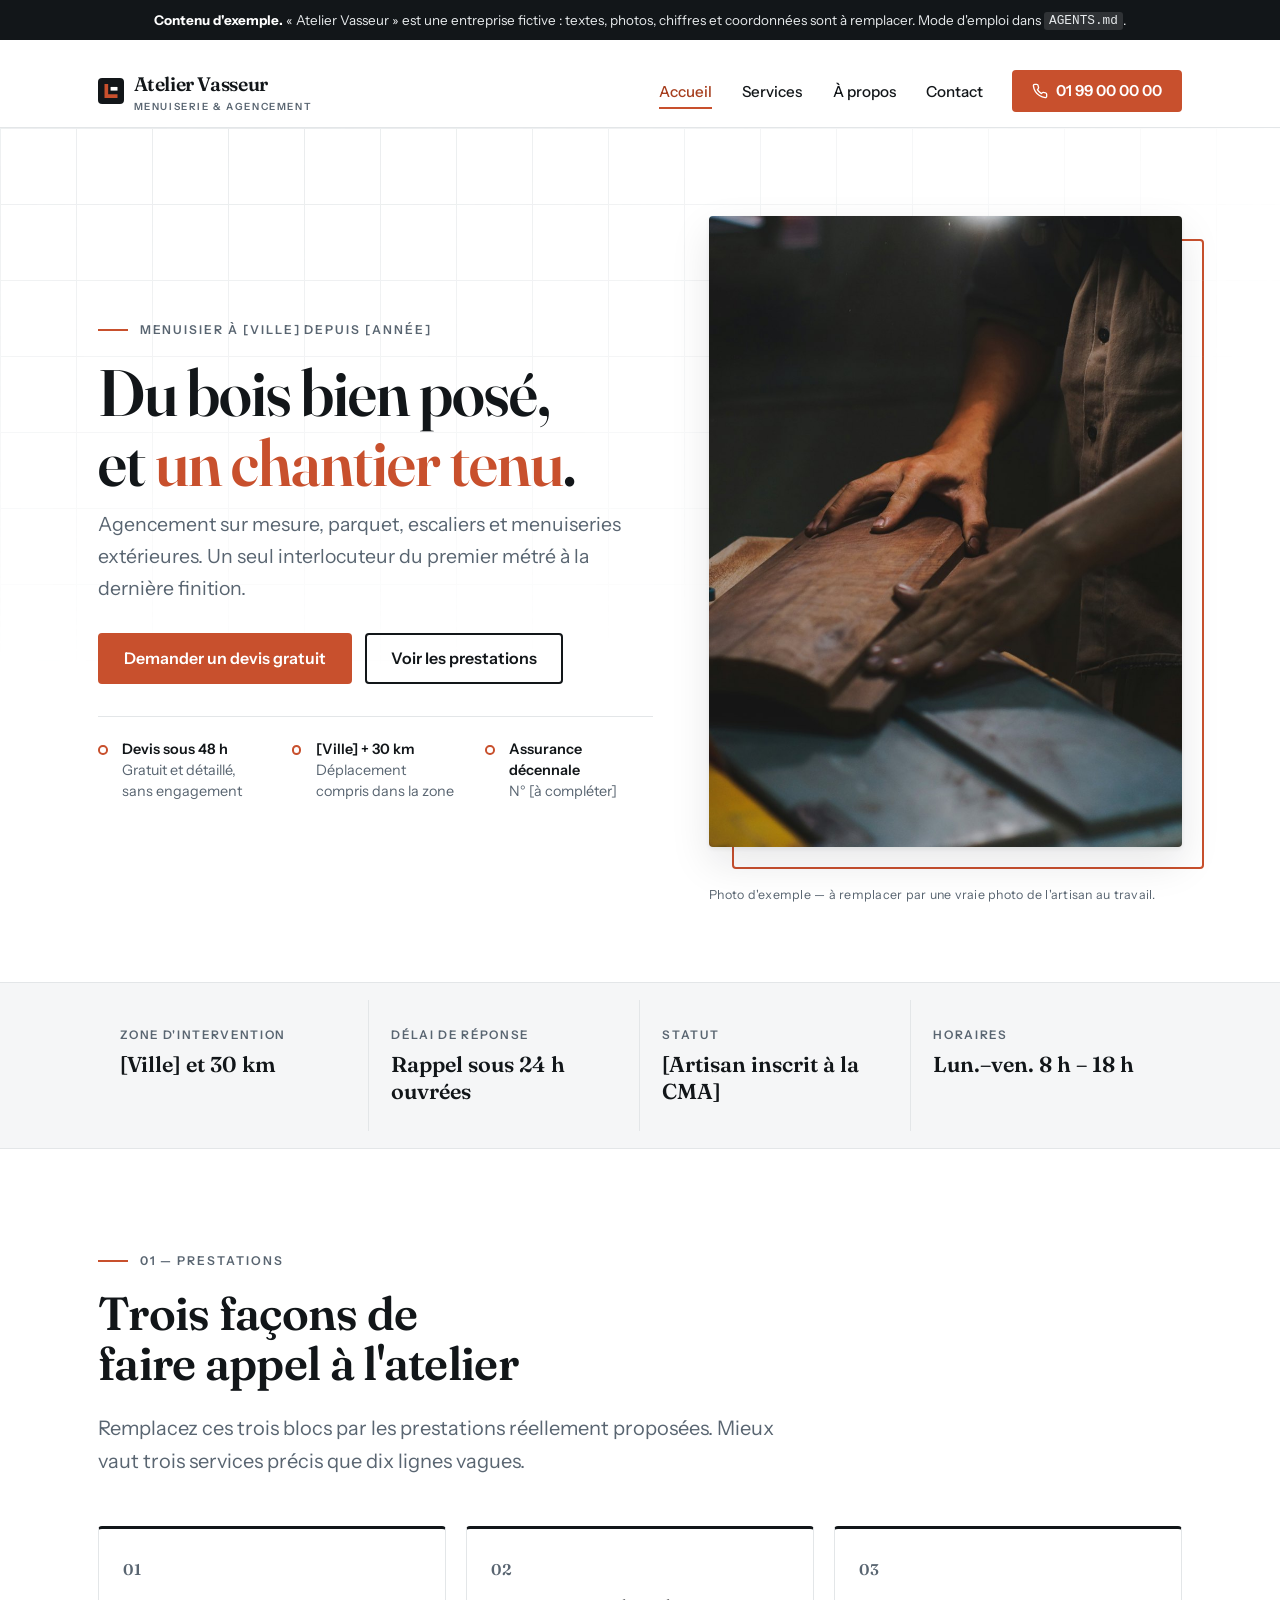
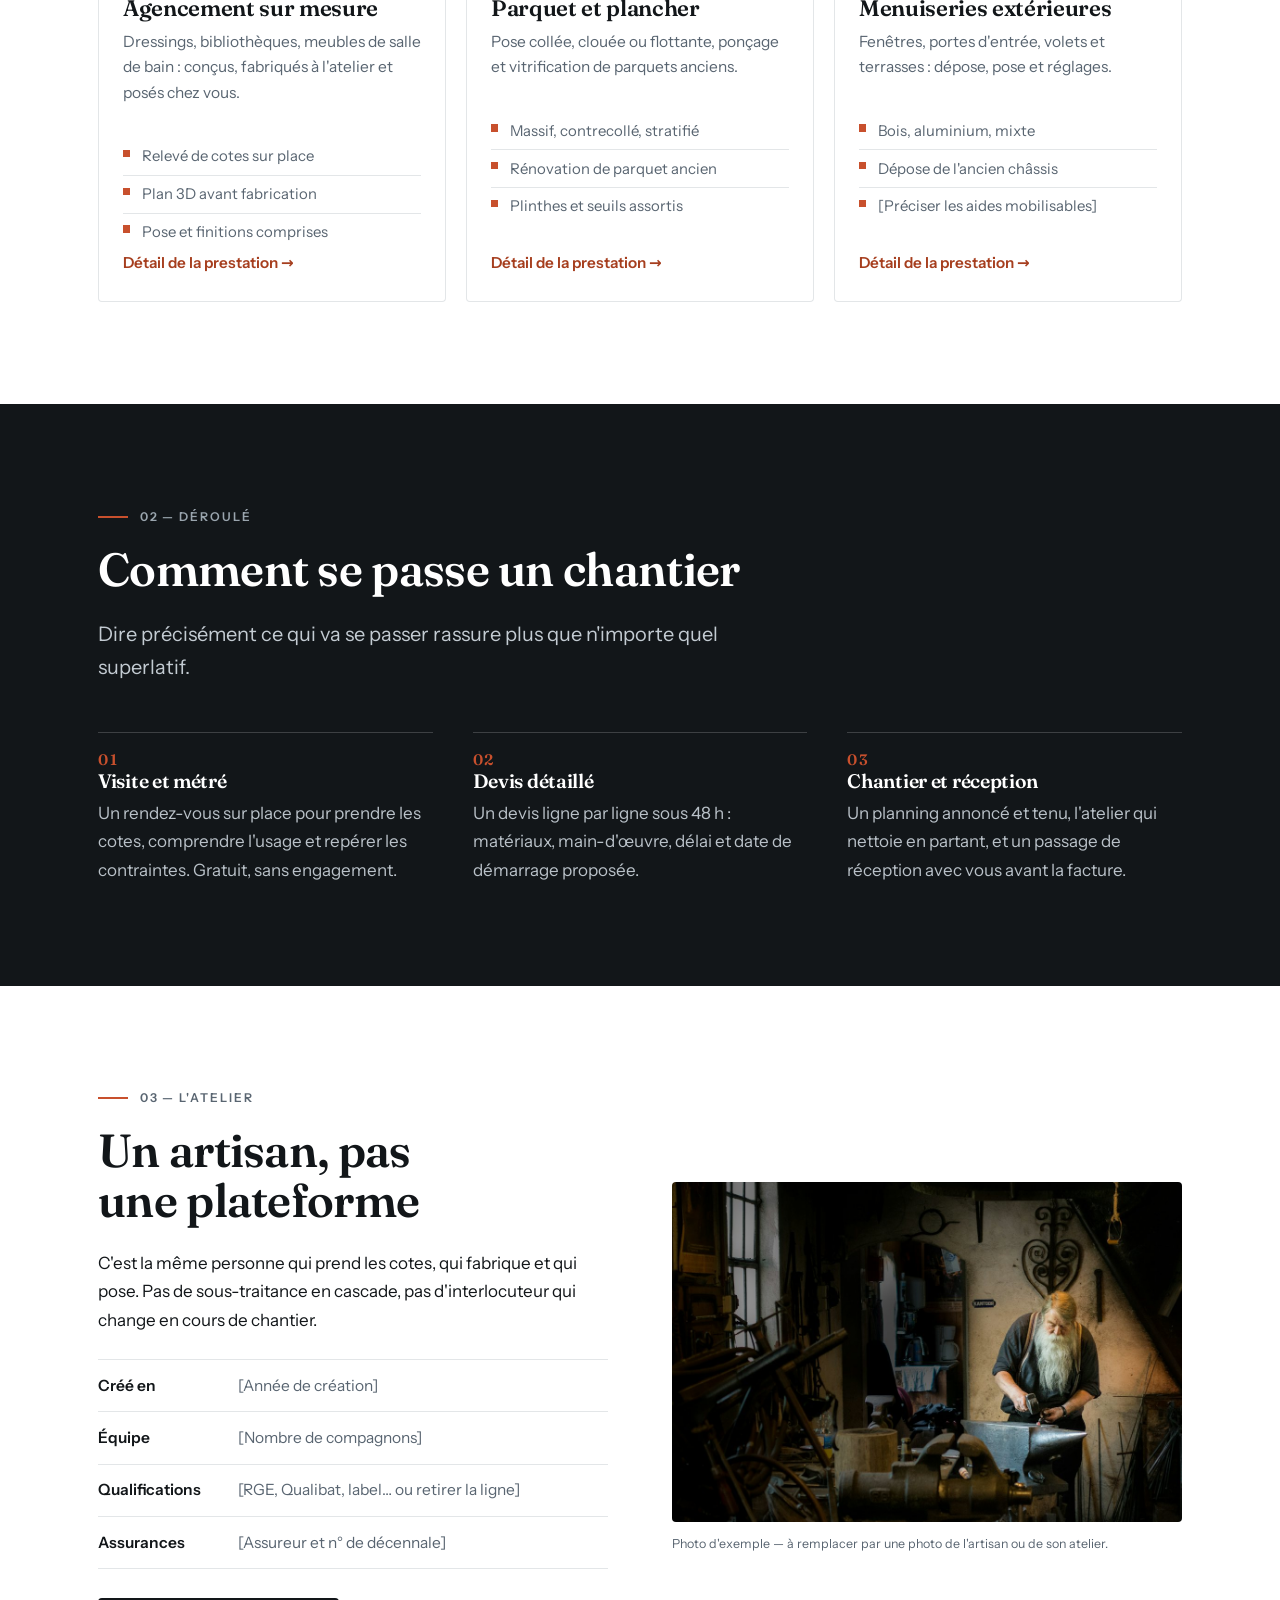
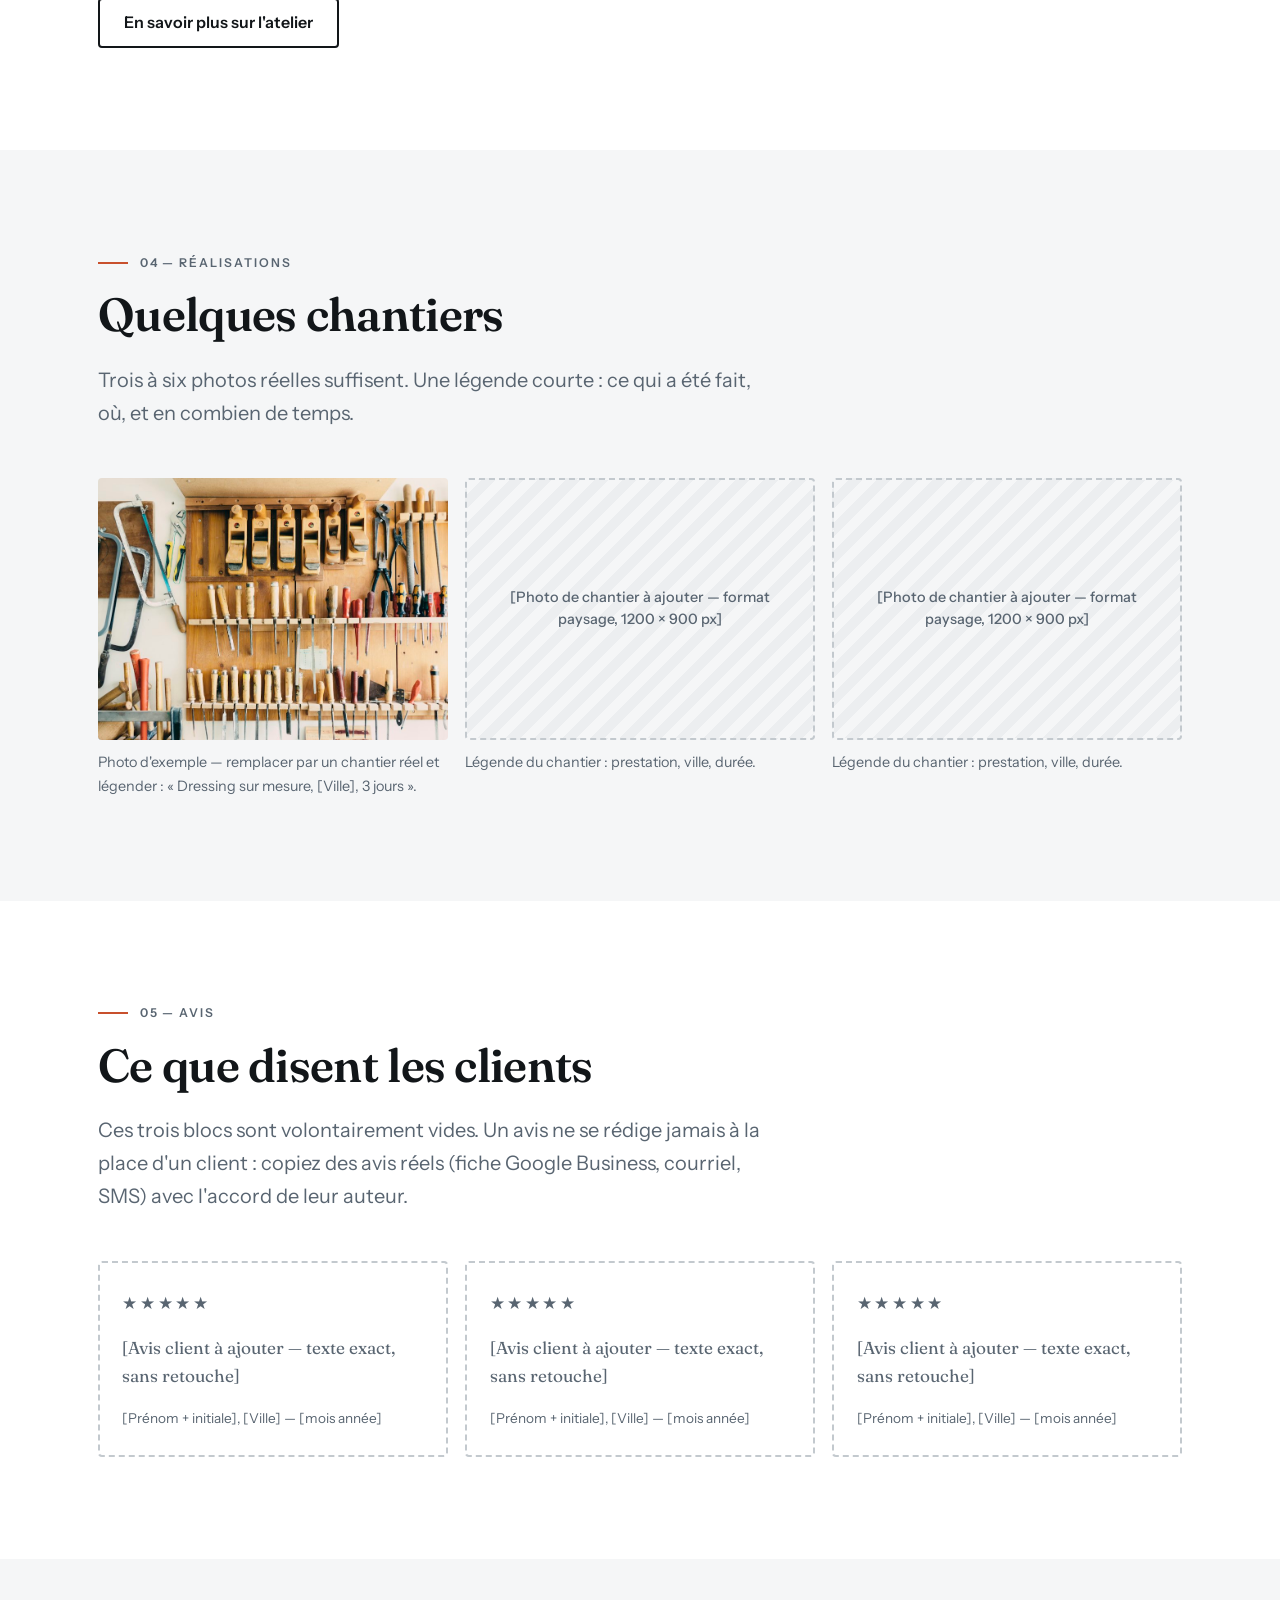
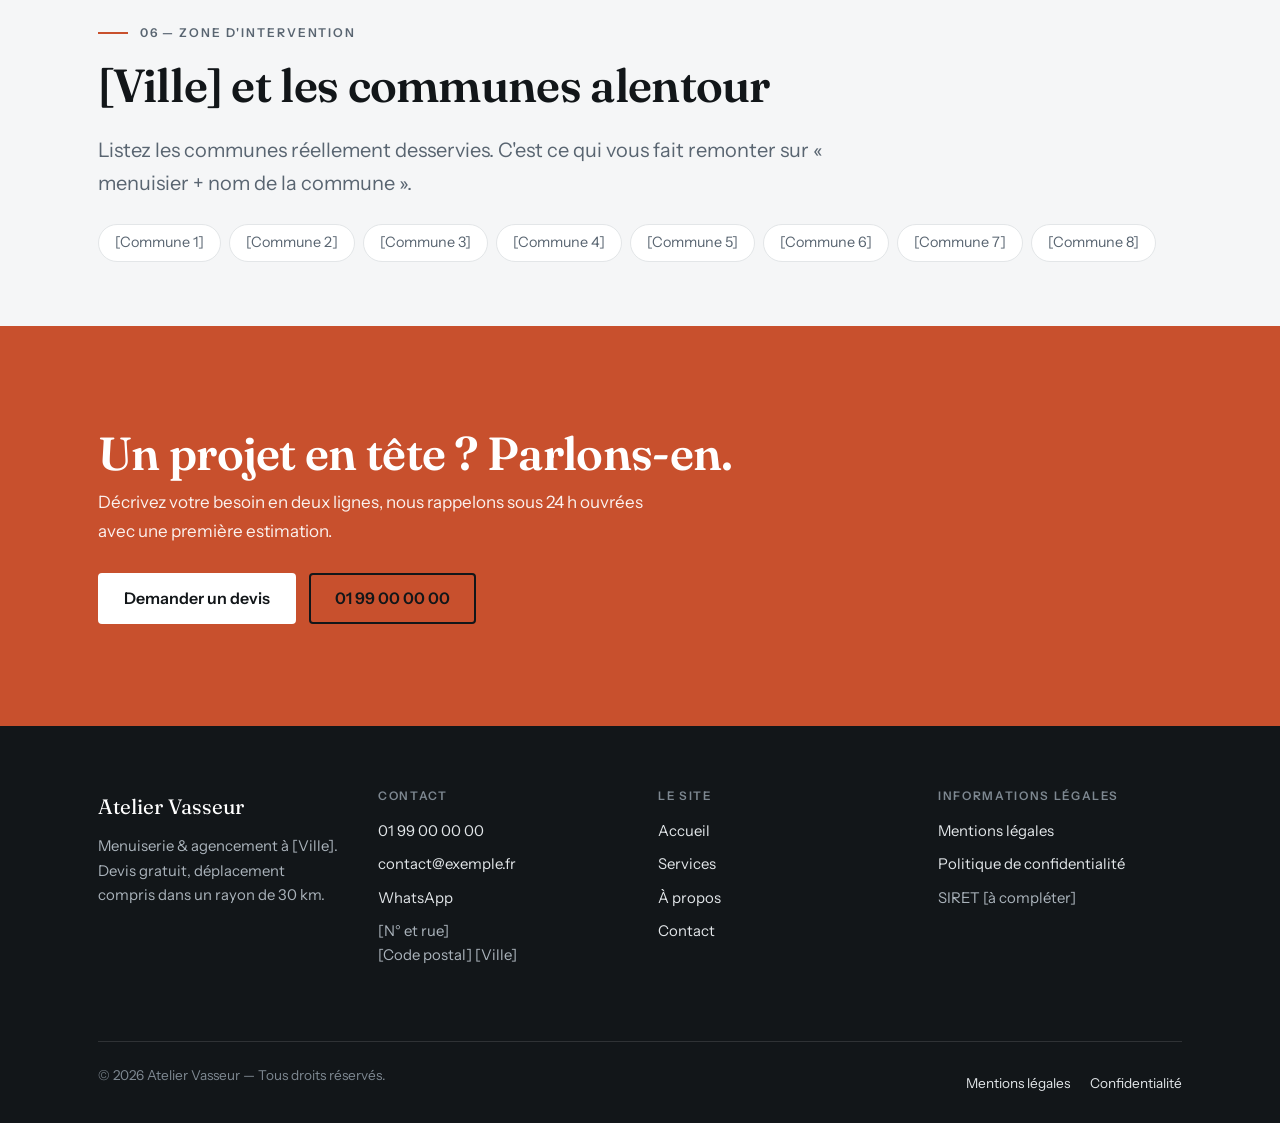
<file: index.html>
<!DOCTYPE html>
<html lang="fr">
<head>
<meta charset="utf-8">
<meta name="viewport" content="width=device-width, initial-scale=1">

<!-- SEO : à réécrire pour chaque artisan. Title ≤ 60 caractères, description ≤ 155. -->
<title>Menuisier à [Ville] — Atelier Vasseur | Devis gratuit</title>
<meta name="description" content="Atelier Vasseur, menuisier à [Ville] : agencement sur mesure, pose de parquet, escaliers. Devis gratuit sous 48 h. Appelez le 01 99 00 00 00.">
<link rel="canonical" href="https://www.exemple.fr/">

<!-- Open Graph / partage sur les réseaux et messageries -->
<meta property="og:type" content="website">
<meta property="og:locale" content="fr_FR">
<meta property="og:site_name" content="Atelier Vasseur">
<meta property="og:title" content="Menuisier à [Ville] — Atelier Vasseur">
<meta property="og:description" content="Agencement sur mesure, parquet, escaliers. Devis gratuit sous 48 h à [Ville] et dans un rayon de 30 km.">
<meta property="og:url" content="https://www.exemple.fr/">
<meta property="og:image" content="https://www.exemple.fr/assets/img/og-image.svg">
<meta name="twitter:card" content="summary_large_image">
<meta name="theme-color" content="#121619">

<link rel="icon" href="assets/img/favicon.svg" type="image/svg+xml">
<link rel="stylesheet" href="assets/css/fonts.css">
<link rel="stylesheet" href="assets/css/styles.css">

<!-- ======================================================================
     DONNÉES STRUCTURÉES LocalBusiness — remplir chaque champ entre crochets.
     Vérifier ensuite sur https://search.google.com/test/rich-results
     ====================================================================== -->
<script type="application/ld+json">
{
  "@context": "https://schema.org",
  "@type": "LocalBusiness",
  "@id": "https://www.exemple.fr/#entreprise",
  "name": "[NOM DE L'ENTREPRISE]",
  "description": "[Une phrase : métier + ville + spécialité]",
  "url": "https://www.exemple.fr/",
  "image": "https://www.exemple.fr/assets/img/og-image.svg",
  "telephone": "+33[9 CHIFFRES]",
  "email": "[ADRESSE E-MAIL]",
  "priceRange": "€€",
  "address": {
    "@type": "PostalAddress",
    "streetAddress": "[N° ET RUE]",
    "postalCode": "[CODE POSTAL]",
    "addressLocality": "[VILLE]",
    "addressCountry": "FR"
  },
  "geo": {
    "@type": "GeoCoordinates",
    "latitude": "[LATITUDE]",
    "longitude": "[LONGITUDE]"
  },
  "areaServed": [
    { "@type": "City", "name": "[VILLE 1]" },
    { "@type": "City", "name": "[VILLE 2]" },
    { "@type": "City", "name": "[VILLE 3]" }
  ],
  "openingHoursSpecification": [{
    "@type": "OpeningHoursSpecification",
    "dayOfWeek": ["Monday", "Tuesday", "Wednesday", "Thursday", "Friday"],
    "opens": "08:00",
    "closes": "18:00"
  }],
  "sameAs": [
    "[LIEN FICHE GOOGLE BUSINESS]",
    "[LIEN FACEBOOK OU INSTAGRAM]"
  ]
}
</script>
</head>

<body>
<a class="skip-link" href="#contenu">Aller au contenu</a>

<!-- À SUPPRIMER une fois le site personnalisé (toutes les pages). -->
<p class="demo-banner">
  <strong>Contenu d'exemple.</strong> « Atelier Vasseur » est une entreprise fictive&nbsp;: textes, photos,
  chiffres et coordonnées sont à remplacer. Mode d'emploi dans <code>AGENTS.md</code>.
</p>

<header class="site-header">
  <div class="container header-inner">
    <a class="brand" href="index.html">
      <svg class="brand-mark" viewBox="0 0 64 64" aria-hidden="true" focusable="false">
        <rect width="64" height="64" rx="10" fill="#121619"></rect>
        <path d="M16 15v34h32v-9H25V15z" fill="#c8502d"></path>
        <path d="M31 22h17v9H31z" fill="#ffffff"></path>
      </svg>
      <span>Atelier Vasseur<small>Menuiserie &amp; agencement</small></span>
    </a>

    <nav class="nav" id="menu-principal" aria-label="Navigation principale">
      <a href="index.html" aria-current="page">Accueil</a>
      <a href="services.html">Services</a>
      <a href="a-propos.html">À propos</a>
      <a href="contact.html">Contact</a>
      <a class="btn btn--primary nav-phone" href="tel:+33199000000">Appeler le 01 99 00 00 00</a>
    </nav>

    <div class="header-cta">
      <a class="btn btn--primary btn--tel" href="tel:+33199000000">
        <svg width="16" height="16" viewBox="0 0 24 24" fill="none" stroke="currentColor" stroke-width="2" stroke-linecap="round" stroke-linejoin="round" aria-hidden="true" focusable="false"><path d="M22 16.9v3a2 2 0 0 1-2.2 2 19.8 19.8 0 0 1-8.6-3.1 19.5 19.5 0 0 1-6-6A19.8 19.8 0 0 1 2.1 4.2 2 2 0 0 1 4.1 2h3a2 2 0 0 1 2 1.7c.1 1 .4 1.9.7 2.8a2 2 0 0 1-.5 2.1L8.1 9.9a16 16 0 0 0 6 6l1.3-1.3a2 2 0 0 1 2.1-.4c.9.3 1.8.6 2.8.7a2 2 0 0 1 1.7 2z"></path></svg>
        <span>01 99 00 00 00</span>
      </a>
      <button class="nav-toggle" type="button" aria-expanded="false" aria-controls="menu-principal">
        <span></span>
        <span class="visually-hidden">Ouvrir le menu</span>
      </button>
    </div>
  </div>
</header>

<main id="contenu">

  <!-- ====================== HÉROS ====================== -->
  <section class="hero">
    <div class="container">
      <div class="hero-grid">
        <div>
          <p class="eyebrow">Menuisier à [Ville] depuis [année]</p>
          <h1>Du bois bien posé,<br>et <em>un chantier tenu</em>.</h1>
          <p class="hero-sub">
            Agencement sur mesure, parquet, escaliers et menuiseries extérieures.
            Un seul interlocuteur du premier métré à la dernière finition.
          </p>

          <div class="btn-row">
            <a class="btn btn--primary" href="contact.html">Demander un devis gratuit</a>
            <a class="btn btn--ghost" href="services.html">Voir les prestations</a>
          </div>

          <ul class="hero-points">
            <li><strong>Devis sous 48 h</strong>Gratuit et détaillé, sans engagement</li>
            <li><strong>[Ville] + 30 km</strong>Déplacement compris dans la zone</li>
            <li><strong>Assurance décennale</strong>N° [à compléter]</li>
          </ul>
        </div>

        <figure class="hero-figure">
          <div class="hero-media">
            <img src="assets/img/exemple-artisan-atelier.jpg"
                 width="900" height="1200" fetchpriority="high"
                 alt="Les mains d'un menuisier ajustant une planche de bois sur un établi d'atelier.">
          </div>
          <figcaption>Photo d'exemple — à remplacer par une vraie photo de l'artisan au travail.</figcaption>
        </figure>
      </div>
    </div>
  </section>

  <!-- ====================== REPÈRES ====================== -->
  <section class="strip" aria-label="Repères pratiques">
    <div class="container">
      <dl class="strip-grid">
        <div class="strip-item">
          <dt>Zone d'intervention</dt>
          <dd>[Ville] et 30 km</dd>
        </div>
        <div class="strip-item">
          <dt>Délai de réponse</dt>
          <dd>Rappel sous 24 h ouvrées</dd>
        </div>
        <div class="strip-item">
          <dt>Statut</dt>
          <dd>[Artisan inscrit à la CMA]</dd>
        </div>
        <div class="strip-item">
          <dt>Horaires</dt>
          <dd>Lun.–ven. 8 h – 18 h</dd>
        </div>
      </dl>
    </div>
  </section>

  <!-- ====================== SERVICES ====================== -->
  <section class="section">
    <div class="container">
      <div class="section-head">
        <p class="eyebrow">01 — Prestations</p>
        <h2>Trois façons de faire appel à l'atelier</h2>
        <p class="lead">
          Remplacez ces trois blocs par les prestations réellement proposées.
          Mieux vaut trois services précis que dix lignes vagues.
        </p>
      </div>

      <div class="cards">
        <article class="card">
          <p class="card-num">01</p>
          <h3>Agencement sur mesure</h3>
          <p>Dressings, bibliothèques, meubles de salle de bain&nbsp;: conçus, fabriqués à l'atelier et posés chez vous.</p>
          <ul>
            <li>Relevé de cotes sur place</li>
            <li>Plan 3D avant fabrication</li>
            <li>Pose et finitions comprises</li>
          </ul>
          <a class="card-link" href="services.html">Détail de la prestation →</a>
        </article>

        <article class="card">
          <p class="card-num">02</p>
          <h3>Parquet et plancher</h3>
          <p>Pose collée, clouée ou flottante, ponçage et vitrification de parquets anciens.</p>
          <ul>
            <li>Massif, contrecollé, stratifié</li>
            <li>Rénovation de parquet ancien</li>
            <li>Plinthes et seuils assortis</li>
          </ul>
          <a class="card-link" href="services.html">Détail de la prestation →</a>
        </article>

        <article class="card">
          <p class="card-num">03</p>
          <h3>Menuiseries extérieures</h3>
          <p>Fenêtres, portes d'entrée, volets et terrasses&nbsp;: dépose, pose et réglages.</p>
          <ul>
            <li>Bois, aluminium, mixte</li>
            <li>Dépose de l'ancien châssis</li>
            <li>[Préciser les aides mobilisables]</li>
          </ul>
          <a class="card-link" href="services.html">Détail de la prestation →</a>
        </article>
      </div>
    </div>
  </section>

  <!-- ====================== MÉTHODE ====================== -->
  <section class="section section--ink">
    <div class="container">
      <div class="section-head">
        <p class="eyebrow">02 — Déroulé</p>
        <h2>Comment se passe un chantier</h2>
        <p class="lead">Dire précisément ce qui va se passer rassure plus que n'importe quel superlatif.</p>
      </div>

      <div class="steps">
        <article class="step">
          <h3>Visite et métré</h3>
          <p>Un rendez-vous sur place pour prendre les cotes, comprendre l'usage et repérer les contraintes. Gratuit, sans engagement.</p>
        </article>
        <article class="step">
          <h3>Devis détaillé</h3>
          <p>Un devis ligne par ligne sous 48 h&nbsp;: matériaux, main-d'œuvre, délai et date de démarrage proposée.</p>
        </article>
        <article class="step">
          <h3>Chantier et réception</h3>
          <p>Un planning annoncé et tenu, l'atelier qui nettoie en partant, et un passage de réception avec vous avant la facture.</p>
        </article>
      </div>
    </div>
  </section>

  <!-- ====================== À PROPOS (aperçu) ====================== -->
  <section class="section">
    <div class="container">
      <div class="split split--reverse">
        <figure class="split-media">
          <img src="assets/img/exemple-chantier.jpg" width="1100" height="733" loading="lazy"
               alt="Artisan travaillant le métal sur une enclume dans son atelier.">
          <figcaption>Photo d'exemple — à remplacer par une photo de l'artisan ou de son atelier.</figcaption>
        </figure>

        <div>
          <p class="eyebrow">03 — L'atelier</p>
          <h2>Un artisan, pas une plateforme</h2>
          <p>
            C'est la même personne qui prend les cotes, qui fabrique et qui pose. Pas de sous-traitance
            en cascade, pas d'interlocuteur qui change en cours de chantier.
          </p>
          <ul class="facts">
            <li><b>Créé en</b><span>[Année de création]</span></li>
            <li><b>Équipe</b><span>[Nombre de compagnons]</span></li>
            <li><b>Qualifications</b><span>[RGE, Qualibat, label… ou retirer la ligne]</span></li>
            <li><b>Assurances</b><span>[Assureur et n° de décennale]</span></li>
          </ul>
          <div class="btn-row" style="margin-top:1.8rem">
            <a class="btn btn--ghost" href="a-propos.html">En savoir plus sur l'atelier</a>
          </div>
        </div>
      </div>
    </div>
  </section>

  <!-- ====================== RÉALISATIONS ====================== -->
  <section class="section section--alt">
    <div class="container">
      <div class="section-head">
        <p class="eyebrow">04 — Réalisations</p>
        <h2>Quelques chantiers</h2>
        <p class="lead">
          Trois à six photos réelles suffisent. Une légende courte&nbsp;: ce qui a été fait, où, et en combien de temps.
        </p>
      </div>

      <div class="gallery">
        <figure>
          <img src="assets/img/exemple-outils.jpg" width="1100" height="640" loading="lazy"
               alt="Mur d'atelier avec rabots, ciseaux à bois et scies rangés sur des supports.">
          <figcaption>Photo d'exemple — remplacer par un chantier réel et légender&nbsp;: « Dressing sur mesure, [Ville], 3 jours ».</figcaption>
        </figure>
        <figure>
          <div class="placeholder">[Photo de chantier à ajouter — format paysage, 1200 × 900 px]</div>
          <figcaption>Légende du chantier&nbsp;: prestation, ville, durée.</figcaption>
        </figure>
        <figure>
          <div class="placeholder">[Photo de chantier à ajouter — format paysage, 1200 × 900 px]</div>
          <figcaption>Légende du chantier&nbsp;: prestation, ville, durée.</figcaption>
        </figure>
      </div>
    </div>
  </section>

  <!-- ====================== AVIS ====================== -->
  <section class="section">
    <div class="container">
      <div class="section-head">
        <p class="eyebrow">05 — Avis</p>
        <h2>Ce que disent les clients</h2>
        <p class="lead">
          Ces trois blocs sont volontairement vides. Un avis ne se rédige jamais à la place d'un client&nbsp;:
          copiez des avis réels (fiche Google Business, courriel, SMS) avec l'accord de leur auteur.
        </p>
      </div>

      <div class="reviews">
        <article class="review">
          <p class="review-stars" aria-hidden="true">★★★★★</p>
          <p>[Avis client à ajouter — texte exact, sans retouche]</p>
          <footer>[Prénom + initiale], [Ville] — [mois année]</footer>
        </article>
        <article class="review">
          <p class="review-stars" aria-hidden="true">★★★★★</p>
          <p>[Avis client à ajouter — texte exact, sans retouche]</p>
          <footer>[Prénom + initiale], [Ville] — [mois année]</footer>
        </article>
        <article class="review">
          <p class="review-stars" aria-hidden="true">★★★★★</p>
          <p>[Avis client à ajouter — texte exact, sans retouche]</p>
          <footer>[Prénom + initiale], [Ville] — [mois année]</footer>
        </article>
      </div>
    </div>
  </section>

  <!-- ====================== ZONE D'INTERVENTION ====================== -->
  <section class="section section--alt section--tight">
    <div class="container">
      <p class="eyebrow">06 — Zone d'intervention</p>
      <h2>[Ville] et les communes alentour</h2>
      <p class="lead">
        Listez les communes réellement desservies. C'est ce qui vous fait remonter sur
        « menuisier + nom de la commune ».
      </p>
      <ul class="towns">
        <li>[Commune 1]</li>
        <li>[Commune 2]</li>
        <li>[Commune 3]</li>
        <li>[Commune 4]</li>
        <li>[Commune 5]</li>
        <li>[Commune 6]</li>
        <li>[Commune 7]</li>
        <li>[Commune 8]</li>
      </ul>
    </div>
  </section>

  <!-- ====================== APPEL À L'ACTION ====================== -->
  <section class="section cta">
    <div class="container">
      <h2>Un projet en tête&nbsp;? Parlons-en.</h2>
      <p>Décrivez votre besoin en deux lignes, nous rappelons sous 24 h ouvrées avec une première estimation.</p>
      <div class="btn-row">
        <a class="btn btn--light" href="contact.html">Demander un devis</a>
        <a class="btn btn--ghost" href="tel:+33199000000">01 99 00 00 00</a>
      </div>
    </div>
  </section>

</main>

<footer class="site-footer">
  <div class="container">
    <div class="footer-grid">
      <div>
        <p class="footer-brand">Atelier Vasseur</p>
        <p>Menuiserie &amp; agencement à [Ville].<br>Devis gratuit, déplacement compris dans un rayon de 30 km.</p>
      </div>
      <div>
        <h2>Contact</h2>
        <ul class="footer-list">
          <li><a href="tel:+33199000000">01 99 00 00 00</a></li>
          <li><a href="mailto:contact@exemple.fr">contact@exemple.fr</a></li>
          <li><a href="https://wa.me/33199000000">WhatsApp</a></li>
          <li>[N° et rue]<br>[Code postal] [Ville]</li>
        </ul>
      </div>
      <div>
        <h2>Le site</h2>
        <ul class="footer-list">
          <li><a href="index.html">Accueil</a></li>
          <li><a href="services.html">Services</a></li>
          <li><a href="a-propos.html">À propos</a></li>
          <li><a href="contact.html">Contact</a></li>
        </ul>
      </div>
      <div>
        <h2>Informations légales</h2>
        <ul class="footer-list">
          <li><a href="mentions-legales.html">Mentions légales</a></li>
          <li><a href="politique-de-confidentialite.html">Politique de confidentialité</a></li>
          <li>SIRET [à compléter]</li>
        </ul>
      </div>
    </div>
    <div class="footer-bottom">
      <p>© <span data-annee>2026</span> Atelier Vasseur — Tous droits réservés.</p>
      <nav aria-label="Liens légaux">
        <a href="mentions-legales.html">Mentions légales</a>
        <a href="politique-de-confidentialite.html">Confidentialité</a>
      </nav>
    </div>
  </div>
</footer>

<!-- Barre d'actions rapides, visible uniquement sur téléphone -->
<div class="quick-actions">
  <a class="btn btn--primary" href="tel:+33199000000">Appeler</a>
  <a class="btn btn--ghost" href="https://wa.me/33199000000">WhatsApp</a>
</div>

<script src="assets/js/site.js" defer></script>
</body>
</html>
</file>
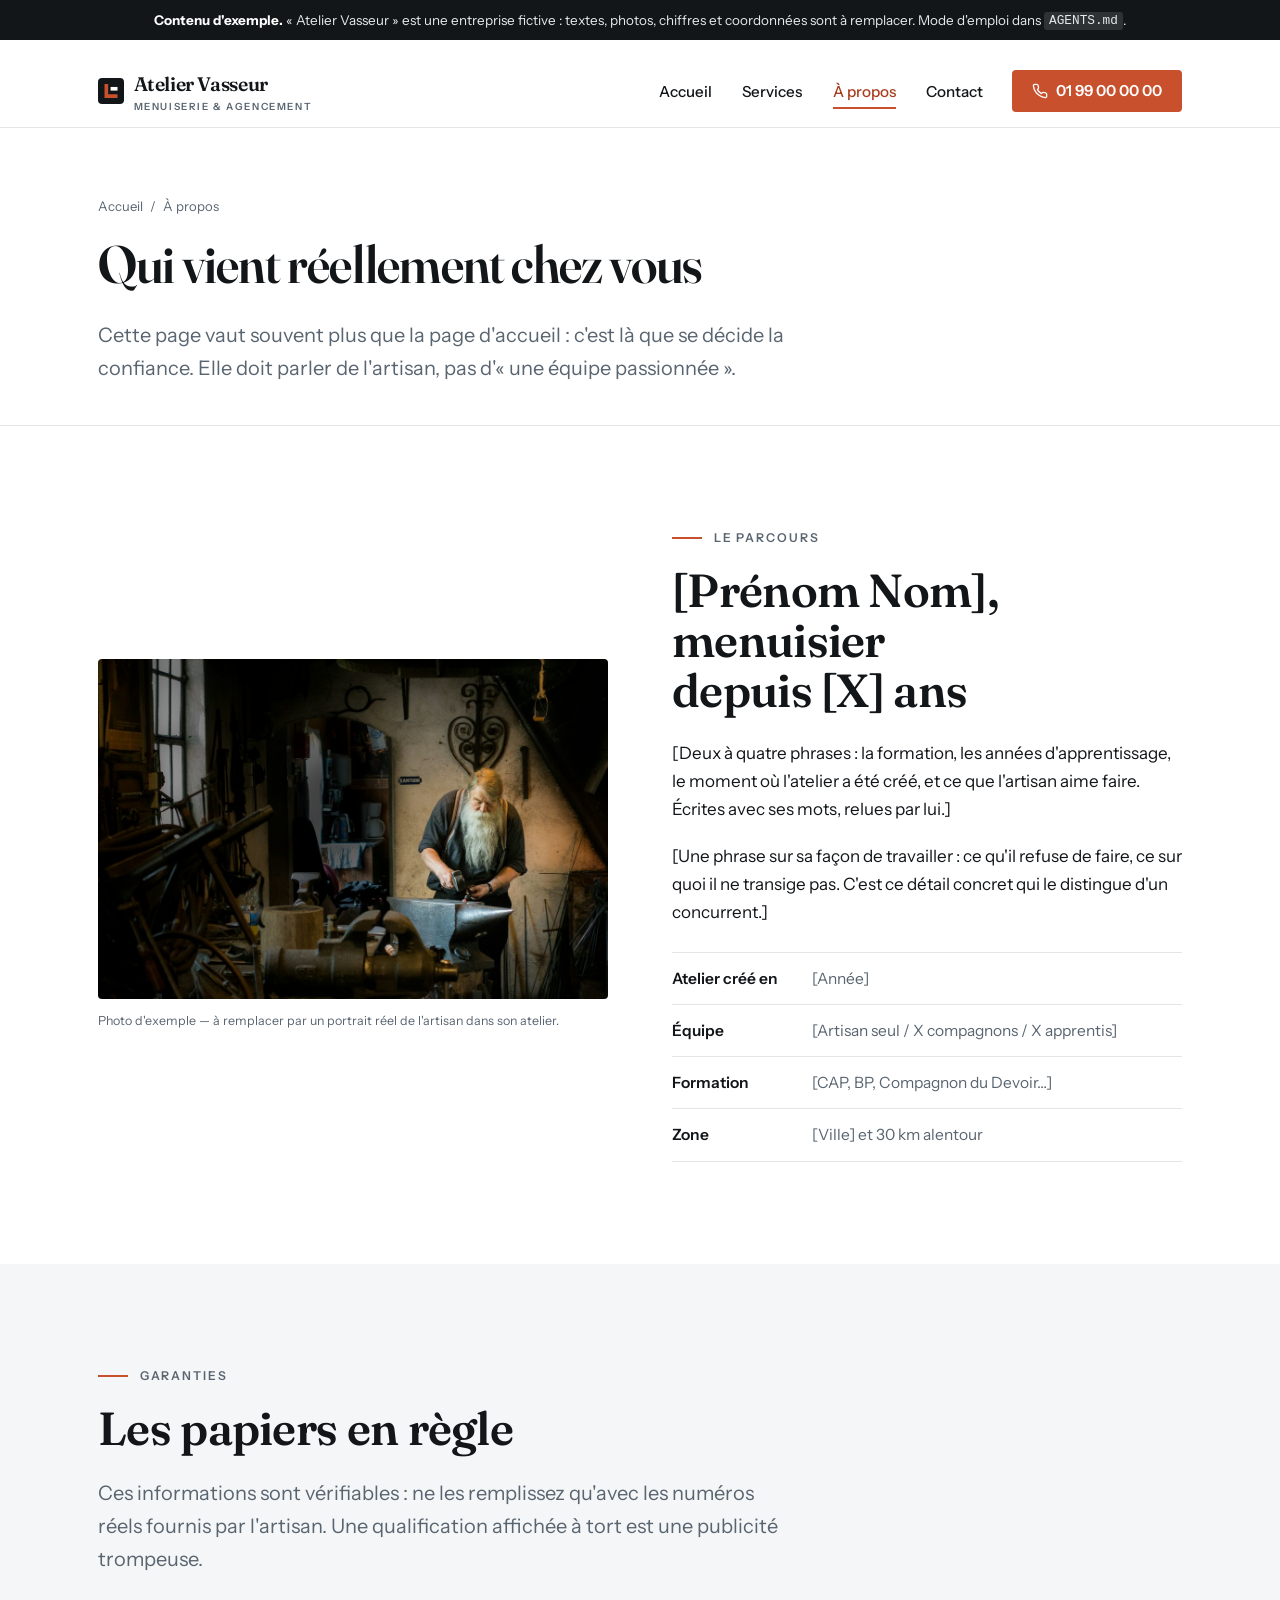
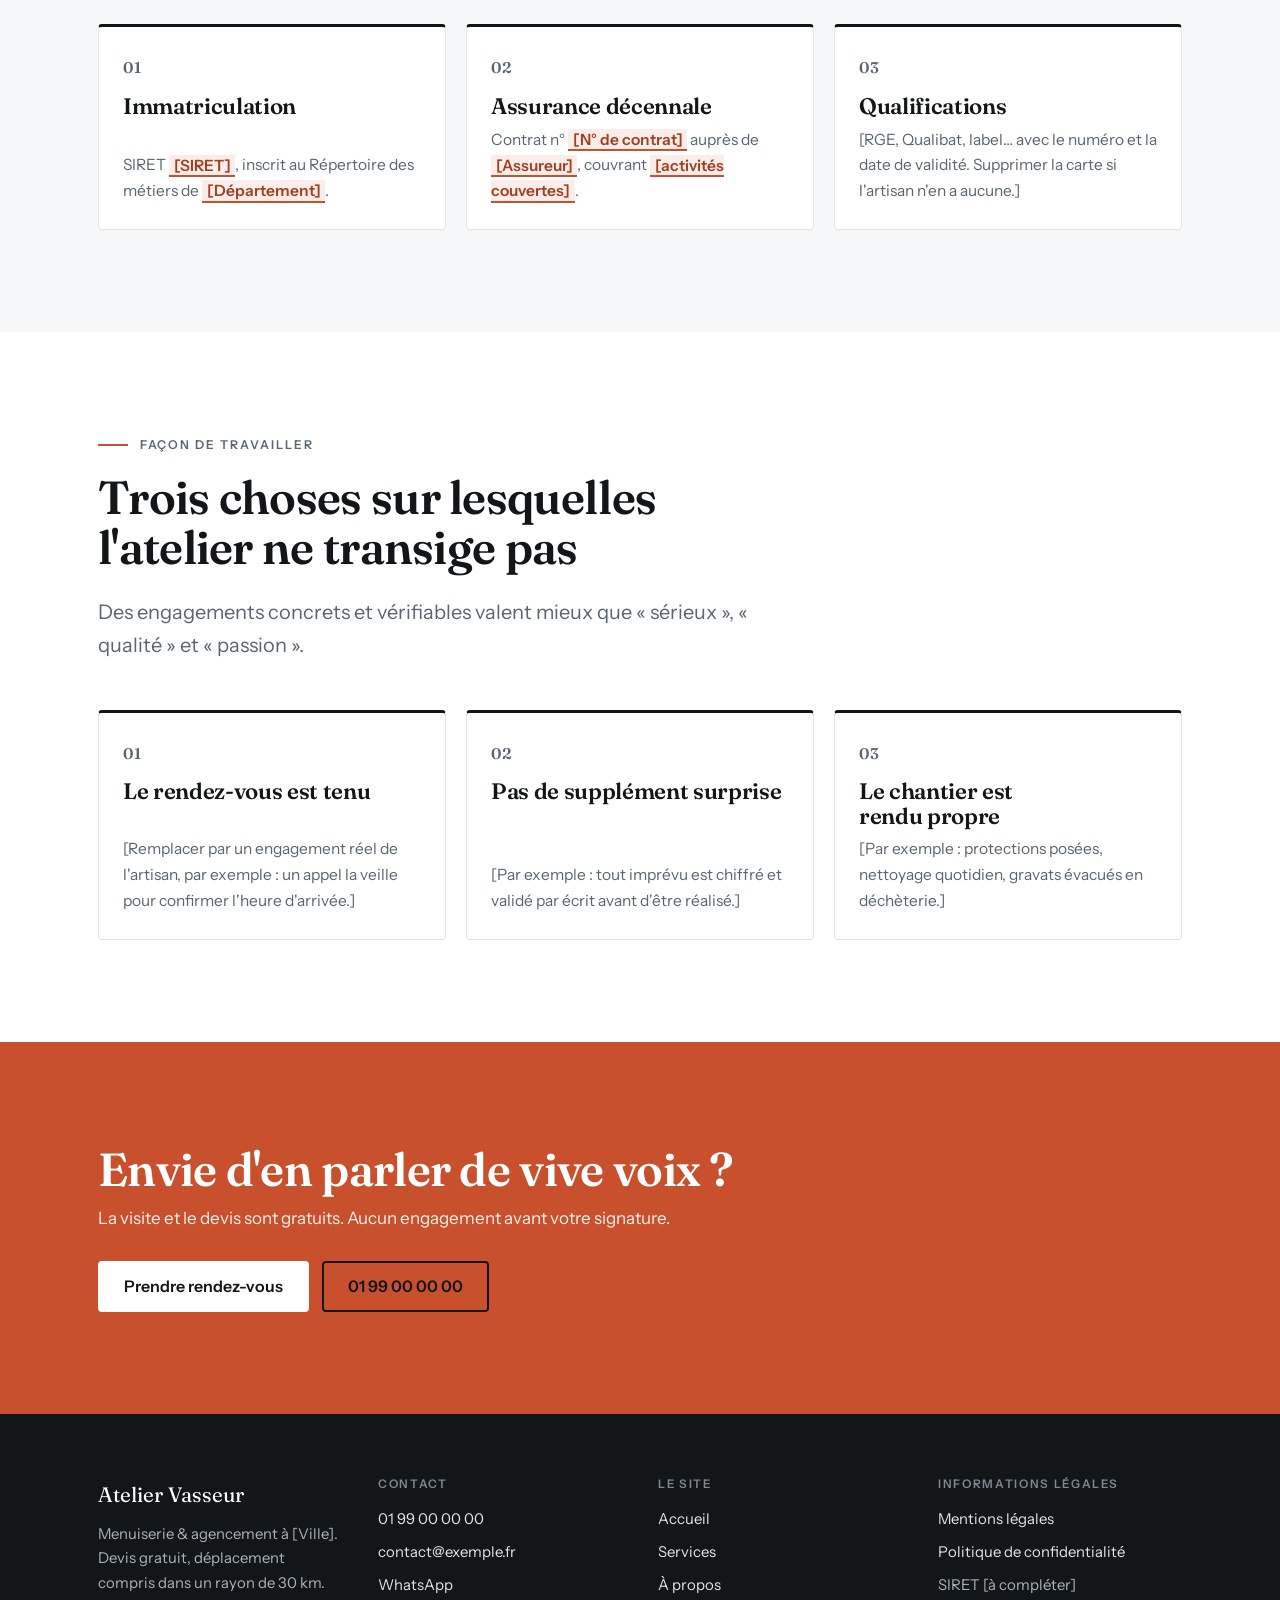
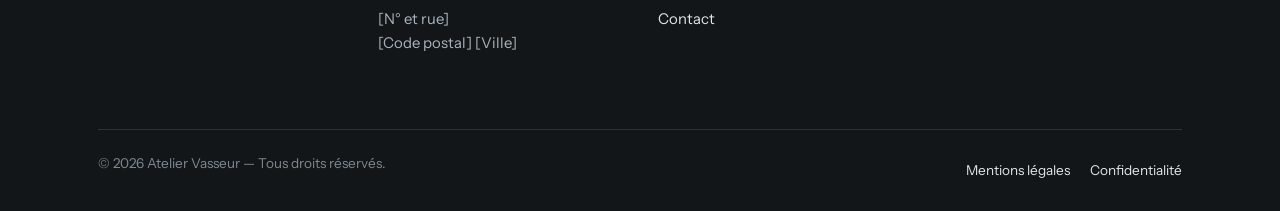
<file: a-propos.html>
<!DOCTYPE html>
<html lang="fr">
<head>
<meta charset="utf-8">
<meta name="viewport" content="width=device-width, initial-scale=1">

<title>L'atelier et l'artisan — Atelier Vasseur, [Ville]</title>
<meta name="description" content="Qui est derrière Atelier Vasseur : parcours, qualifications, assurances et façon de travailler. Menuisier à [Ville] depuis [année].">
<link rel="canonical" href="https://www.exemple.fr/a-propos.html">

<meta property="og:type" content="website">
<meta property="og:locale" content="fr_FR">
<meta property="og:site_name" content="Atelier Vasseur">
<meta property="og:title" content="L'atelier et l'artisan — Atelier Vasseur">
<meta property="og:description" content="Parcours, qualifications, assurances et façon de travailler.">
<meta property="og:url" content="https://www.exemple.fr/a-propos.html">
<meta property="og:image" content="https://www.exemple.fr/assets/img/og-image.svg">
<meta name="twitter:card" content="summary_large_image">
<meta name="theme-color" content="#121619">

<link rel="icon" href="assets/img/favicon.svg" type="image/svg+xml">
<link rel="stylesheet" href="assets/css/fonts.css">
<link rel="stylesheet" href="assets/css/styles.css">

<script type="application/ld+json">
{
  "@context": "https://schema.org",
  "@type": "BreadcrumbList",
  "itemListElement": [
    { "@type": "ListItem", "position": 1, "name": "Accueil", "item": "https://www.exemple.fr/" },
    { "@type": "ListItem", "position": 2, "name": "À propos", "item": "https://www.exemple.fr/a-propos.html" }
  ]
}
</script>
</head>

<body>
<a class="skip-link" href="#contenu">Aller au contenu</a>

<p class="demo-banner">
  <strong>Contenu d'exemple.</strong> « Atelier Vasseur » est une entreprise fictive&nbsp;: textes, photos,
  chiffres et coordonnées sont à remplacer. Mode d'emploi dans <code>AGENTS.md</code>.
</p>

<header class="site-header">
  <div class="container header-inner">
    <a class="brand" href="index.html">
      <svg class="brand-mark" viewBox="0 0 64 64" aria-hidden="true" focusable="false">
        <rect width="64" height="64" rx="10" fill="#121619"></rect>
        <path d="M16 15v34h32v-9H25V15z" fill="#c8502d"></path>
        <path d="M31 22h17v9H31z" fill="#ffffff"></path>
      </svg>
      <span>Atelier Vasseur<small>Menuiserie &amp; agencement</small></span>
    </a>

    <nav class="nav" id="menu-principal" aria-label="Navigation principale">
      <a href="index.html">Accueil</a>
      <a href="services.html">Services</a>
      <a href="a-propos.html" aria-current="page">À propos</a>
      <a href="contact.html">Contact</a>
      <a class="btn btn--primary nav-phone" href="tel:+33199000000">Appeler le 01 99 00 00 00</a>
    </nav>

    <div class="header-cta">
      <a class="btn btn--primary btn--tel" href="tel:+33199000000">
        <svg width="16" height="16" viewBox="0 0 24 24" fill="none" stroke="currentColor" stroke-width="2" stroke-linecap="round" stroke-linejoin="round" aria-hidden="true" focusable="false"><path d="M22 16.9v3a2 2 0 0 1-2.2 2 19.8 19.8 0 0 1-8.6-3.1 19.5 19.5 0 0 1-6-6A19.8 19.8 0 0 1 2.1 4.2 2 2 0 0 1 4.1 2h3a2 2 0 0 1 2 1.7c.1 1 .4 1.9.7 2.8a2 2 0 0 1-.5 2.1L8.1 9.9a16 16 0 0 0 6 6l1.3-1.3a2 2 0 0 1 2.1-.4c.9.3 1.8.6 2.8.7a2 2 0 0 1 1.7 2z"></path></svg>
        <span>01 99 00 00 00</span>
      </a>
      <button class="nav-toggle" type="button" aria-expanded="false" aria-controls="menu-principal">
        <span></span>
        <span class="visually-hidden">Ouvrir le menu</span>
      </button>
    </div>
  </div>
</header>

<main id="contenu">

  <section class="page-head">
    <div class="container">
      <p class="breadcrumb"><a href="index.html">Accueil</a><span>/</span>À propos</p>
      <h1>Qui vient réellement chez vous</h1>
      <p class="lead">
        Cette page vaut souvent plus que la page d'accueil&nbsp;: c'est là que se décide la confiance.
        Elle doit parler de l'artisan, pas d'« une équipe passionnée ».
      </p>
    </div>
  </section>

  <section class="section">
    <div class="container">
      <div class="split">
        <figure class="split-media">
          <img src="assets/img/exemple-chantier.jpg" width="1100" height="733"
               alt="Artisan travaillant le métal sur une enclume dans son atelier éclairé par une fenêtre.">
          <figcaption>Photo d'exemple — à remplacer par un portrait réel de l'artisan dans son atelier.</figcaption>
        </figure>
        <div>
          <p class="eyebrow">Le parcours</p>
          <h2>[Prénom Nom], menuisier depuis [X] ans</h2>
          <p>
            [Deux à quatre phrases&nbsp;: la formation, les années d'apprentissage, le moment où l'atelier
            a été créé, et ce que l'artisan aime faire. Écrites avec ses mots, relues par lui.]
          </p>
          <p>
            [Une phrase sur sa façon de travailler&nbsp;: ce qu'il refuse de faire, ce sur quoi il ne transige pas.
            C'est ce détail concret qui le distingue d'un concurrent.]
          </p>
          <ul class="facts">
            <li><b>Atelier créé en</b><span>[Année]</span></li>
            <li><b>Équipe</b><span>[Artisan seul / X compagnons / X apprentis]</span></li>
            <li><b>Formation</b><span>[CAP, BP, Compagnon du Devoir…]</span></li>
            <li><b>Zone</b><span>[Ville] et 30 km alentour</span></li>
          </ul>
        </div>
      </div>
    </div>
  </section>

  <section class="section section--alt">
    <div class="container">
      <div class="section-head">
        <p class="eyebrow">Garanties</p>
        <h2>Les papiers en règle</h2>
        <p class="lead">
          Ces informations sont vérifiables&nbsp;: ne les remplissez qu'avec les numéros réels fournis par
          l'artisan. Une qualification affichée à tort est une publicité trompeuse.
        </p>
      </div>
      <div class="cards">
        <article class="card">
          <p class="card-num">01</p>
          <h3>Immatriculation</h3>
          <p>SIRET <span class="fill">[SIRET]</span>, inscrit au Répertoire des métiers de <span class="fill">[Département]</span>.</p>
        </article>
        <article class="card">
          <p class="card-num">02</p>
          <h3>Assurance décennale</h3>
          <p>Contrat n° <span class="fill">[N° de contrat]</span> auprès de <span class="fill">[Assureur]</span>, couvrant <span class="fill">[activités couvertes]</span>.</p>
        </article>
        <article class="card">
          <p class="card-num">03</p>
          <h3>Qualifications</h3>
          <p>[RGE, Qualibat, label… avec le numéro et la date de validité. Supprimer la carte si l'artisan n'en a aucune.]</p>
        </article>
      </div>
    </div>
  </section>

  <section class="section">
    <div class="container">
      <div class="section-head">
        <p class="eyebrow">Façon de travailler</p>
        <h2>Trois choses sur lesquelles l'atelier ne transige pas</h2>
        <p class="lead">Des engagements concrets et vérifiables valent mieux que « sérieux », « qualité » et « passion ».</p>
      </div>
      <div class="cards">
        <article class="card">
          <p class="card-num">01</p>
          <h3>Le rendez-vous est tenu</h3>
          <p>[Remplacer par un engagement réel de l'artisan, par exemple : un appel la veille pour confirmer l'heure d'arrivée.]</p>
        </article>
        <article class="card">
          <p class="card-num">02</p>
          <h3>Pas de supplément surprise</h3>
          <p>[Par exemple : tout imprévu est chiffré et validé par écrit avant d'être réalisé.]</p>
        </article>
        <article class="card">
          <p class="card-num">03</p>
          <h3>Le chantier est rendu propre</h3>
          <p>[Par exemple : protections posées, nettoyage quotidien, gravats évacués en déchèterie.]</p>
        </article>
      </div>
    </div>
  </section>

  <section class="section cta">
    <div class="container">
      <h2>Envie d'en parler de vive voix&nbsp;?</h2>
      <p>La visite et le devis sont gratuits. Aucun engagement avant votre signature.</p>
      <div class="btn-row">
        <a class="btn btn--light" href="contact.html">Prendre rendez-vous</a>
        <a class="btn btn--ghost" href="tel:+33199000000">01 99 00 00 00</a>
      </div>
    </div>
  </section>

</main>

<footer class="site-footer">
  <div class="container">
    <div class="footer-grid">
      <div>
        <p class="footer-brand">Atelier Vasseur</p>
        <p>Menuiserie &amp; agencement à [Ville].<br>Devis gratuit, déplacement compris dans un rayon de 30 km.</p>
      </div>
      <div>
        <h2>Contact</h2>
        <ul class="footer-list">
          <li><a href="tel:+33199000000">01 99 00 00 00</a></li>
          <li><a href="mailto:contact@exemple.fr">contact@exemple.fr</a></li>
          <li><a href="https://wa.me/33199000000">WhatsApp</a></li>
          <li>[N° et rue]<br>[Code postal] [Ville]</li>
        </ul>
      </div>
      <div>
        <h2>Le site</h2>
        <ul class="footer-list">
          <li><a href="index.html">Accueil</a></li>
          <li><a href="services.html">Services</a></li>
          <li><a href="a-propos.html">À propos</a></li>
          <li><a href="contact.html">Contact</a></li>
        </ul>
      </div>
      <div>
        <h2>Informations légales</h2>
        <ul class="footer-list">
          <li><a href="mentions-legales.html">Mentions légales</a></li>
          <li><a href="politique-de-confidentialite.html">Politique de confidentialité</a></li>
          <li>SIRET [à compléter]</li>
        </ul>
      </div>
    </div>
    <div class="footer-bottom">
      <p>© <span data-annee>2026</span> Atelier Vasseur — Tous droits réservés.</p>
      <nav aria-label="Liens légaux">
        <a href="mentions-legales.html">Mentions légales</a>
        <a href="politique-de-confidentialite.html">Confidentialité</a>
      </nav>
    </div>
  </div>
</footer>

<div class="quick-actions">
  <a class="btn btn--primary" href="tel:+33199000000">Appeler</a>
  <a class="btn btn--ghost" href="https://wa.me/33199000000">WhatsApp</a>
</div>

<script src="assets/js/site.js" defer></script>
</body>
</html>
</file>
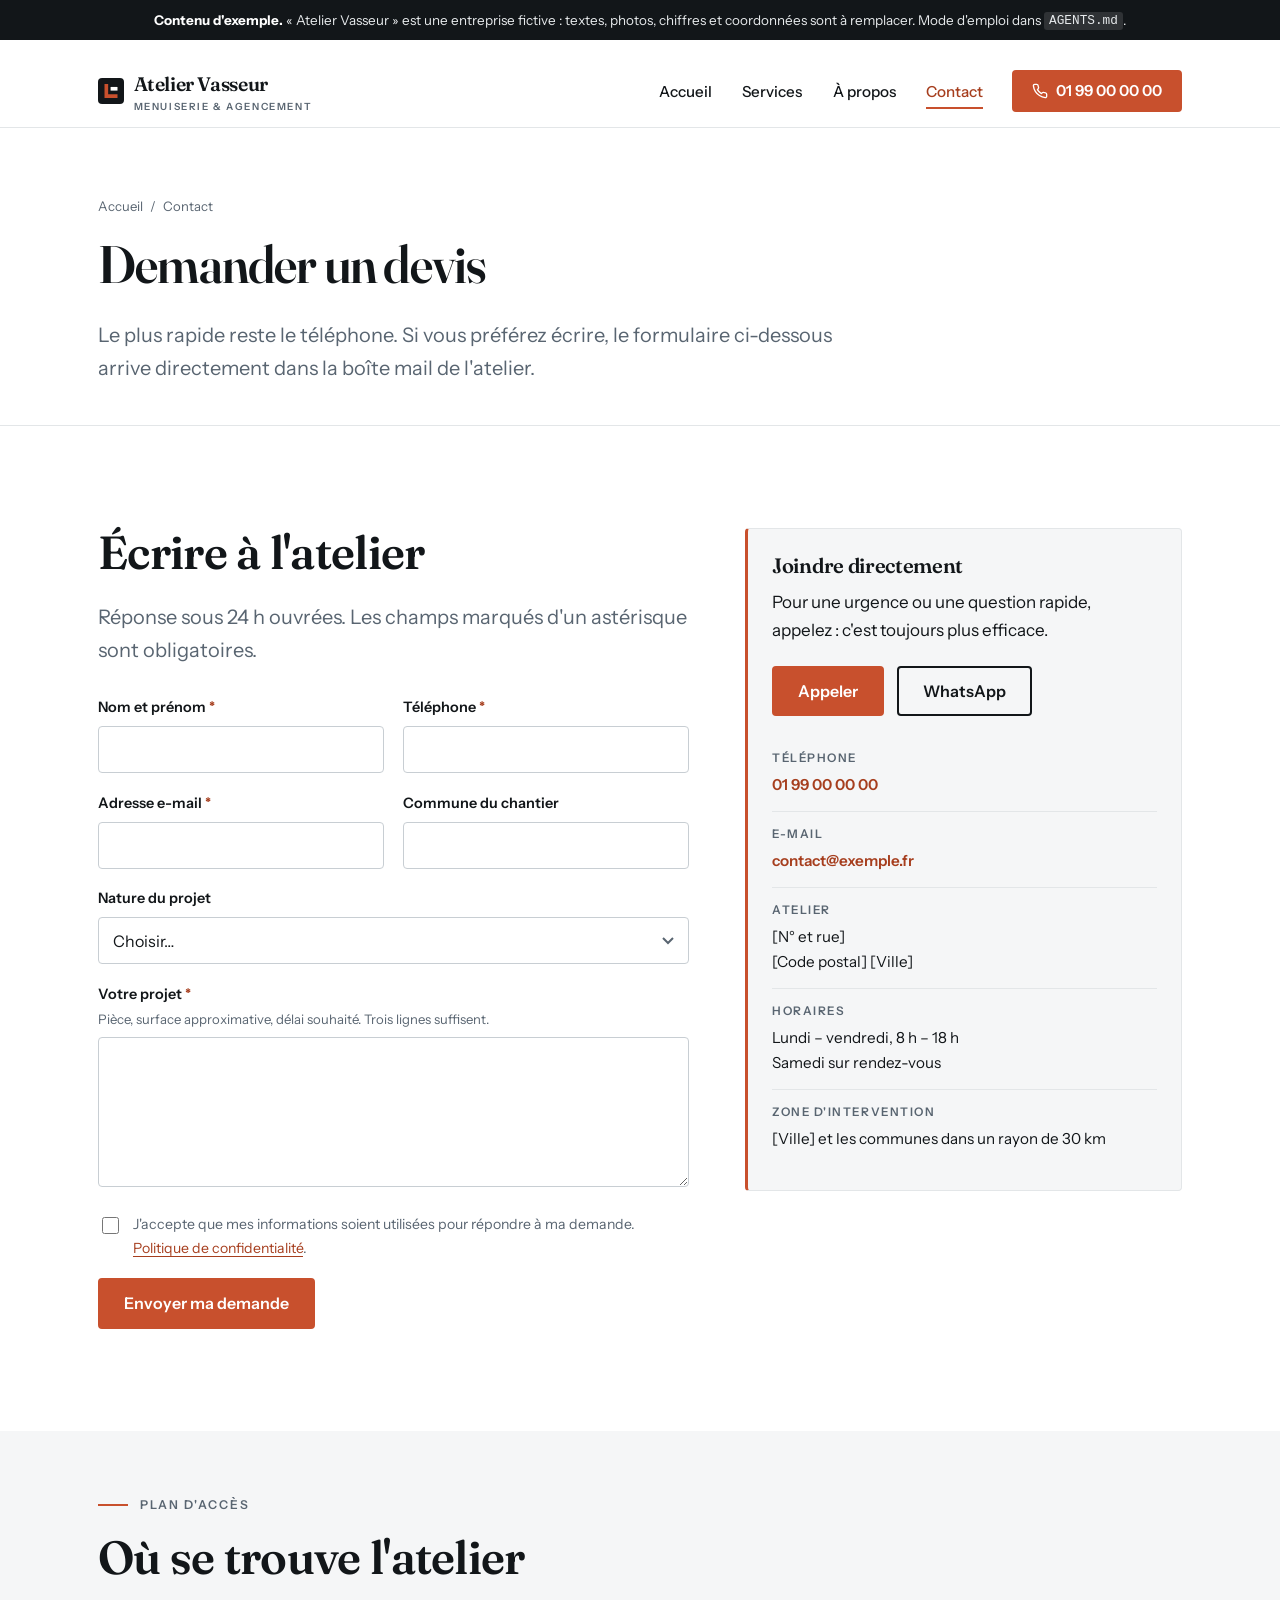
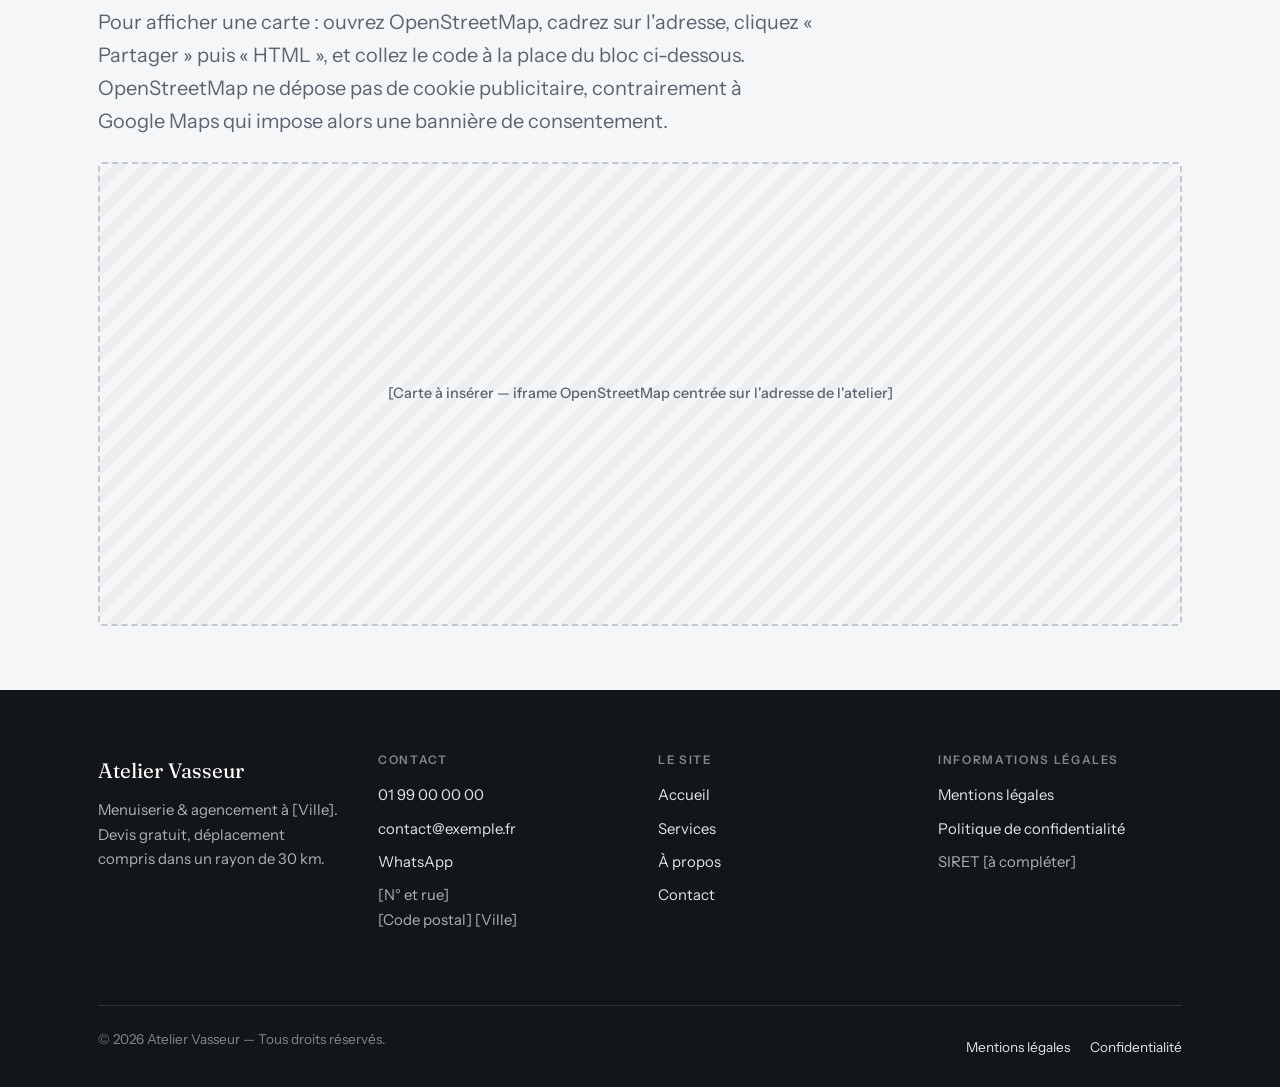
<file: contact.html>
<!DOCTYPE html>
<html lang="fr">
<head>
<meta charset="utf-8">
<meta name="viewport" content="width=device-width, initial-scale=1">

<title>Contact et devis gratuit — Atelier Vasseur, [Ville]</title>
<meta name="description" content="Demandez un devis gratuit à Atelier Vasseur, menuisier à [Ville]. Réponse sous 24 h ouvrées. Téléphone, WhatsApp ou formulaire.">
<link rel="canonical" href="https://www.exemple.fr/contact.html">

<meta property="og:type" content="website">
<meta property="og:locale" content="fr_FR">
<meta property="og:site_name" content="Atelier Vasseur">
<meta property="og:title" content="Contact et devis gratuit — Atelier Vasseur">
<meta property="og:description" content="Téléphone, WhatsApp ou formulaire. Réponse sous 24 h ouvrées.">
<meta property="og:url" content="https://www.exemple.fr/contact.html">
<meta property="og:image" content="https://www.exemple.fr/assets/img/og-image.svg">
<meta name="twitter:card" content="summary_large_image">
<meta name="theme-color" content="#121619">

<link rel="icon" href="assets/img/favicon.svg" type="image/svg+xml">
<link rel="stylesheet" href="assets/css/fonts.css">
<link rel="stylesheet" href="assets/css/styles.css">

<script type="application/ld+json">
{
  "@context": "https://schema.org",
  "@type": "BreadcrumbList",
  "itemListElement": [
    { "@type": "ListItem", "position": 1, "name": "Accueil", "item": "https://www.exemple.fr/" },
    { "@type": "ListItem", "position": 2, "name": "Contact", "item": "https://www.exemple.fr/contact.html" }
  ]
}
</script>
</head>

<body>
<a class="skip-link" href="#contenu">Aller au contenu</a>

<p class="demo-banner">
  <strong>Contenu d'exemple.</strong> « Atelier Vasseur » est une entreprise fictive&nbsp;: textes, photos,
  chiffres et coordonnées sont à remplacer. Mode d'emploi dans <code>AGENTS.md</code>.
</p>

<header class="site-header">
  <div class="container header-inner">
    <a class="brand" href="index.html">
      <svg class="brand-mark" viewBox="0 0 64 64" aria-hidden="true" focusable="false">
        <rect width="64" height="64" rx="10" fill="#121619"></rect>
        <path d="M16 15v34h32v-9H25V15z" fill="#c8502d"></path>
        <path d="M31 22h17v9H31z" fill="#ffffff"></path>
      </svg>
      <span>Atelier Vasseur<small>Menuiserie &amp; agencement</small></span>
    </a>

    <nav class="nav" id="menu-principal" aria-label="Navigation principale">
      <a href="index.html">Accueil</a>
      <a href="services.html">Services</a>
      <a href="a-propos.html">À propos</a>
      <a href="contact.html" aria-current="page">Contact</a>
      <a class="btn btn--primary nav-phone" href="tel:+33199000000">Appeler le 01 99 00 00 00</a>
    </nav>

    <div class="header-cta">
      <a class="btn btn--primary btn--tel" href="tel:+33199000000">
        <svg width="16" height="16" viewBox="0 0 24 24" fill="none" stroke="currentColor" stroke-width="2" stroke-linecap="round" stroke-linejoin="round" aria-hidden="true" focusable="false"><path d="M22 16.9v3a2 2 0 0 1-2.2 2 19.8 19.8 0 0 1-8.6-3.1 19.5 19.5 0 0 1-6-6A19.8 19.8 0 0 1 2.1 4.2 2 2 0 0 1 4.1 2h3a2 2 0 0 1 2 1.7c.1 1 .4 1.9.7 2.8a2 2 0 0 1-.5 2.1L8.1 9.9a16 16 0 0 0 6 6l1.3-1.3a2 2 0 0 1 2.1-.4c.9.3 1.8.6 2.8.7a2 2 0 0 1 1.7 2z"></path></svg>
        <span>01 99 00 00 00</span>
      </a>
      <button class="nav-toggle" type="button" aria-expanded="false" aria-controls="menu-principal">
        <span></span>
        <span class="visually-hidden">Ouvrir le menu</span>
      </button>
    </div>
  </div>
</header>

<main id="contenu">

  <section class="page-head">
    <div class="container">
      <p class="breadcrumb"><a href="index.html">Accueil</a><span>/</span>Contact</p>
      <h1>Demander un devis</h1>
      <p class="lead">
        Le plus rapide reste le téléphone. Si vous préférez écrire, le formulaire ci-dessous arrive
        directement dans la boîte mail de l'atelier.
      </p>
    </div>
  </section>

  <section class="section">
    <div class="container">
      <div class="contact-grid">

        <!-- ================= FORMULAIRE =================
             Branchement : coller la clé Web3Forms dans assets/js/site.js (objet CONFIG).
             Aucun serveur, aucune base de données, aucun compte à créer.
             ============================================== -->
        <div>
          <h2>Écrire à l'atelier</h2>
          <p class="lead" style="margin-bottom:1.8rem">Réponse sous 24 h ouvrées. Les champs marqués d'un astérisque sont obligatoires.</p>

          <form id="formulaire-contact" novalidate>
            <!-- Piège à robots : invisible pour un humain, rempli par les spams. -->
            <input type="checkbox" name="botcheck" class="visually-hidden" tabindex="-1" aria-hidden="true">

            <div class="form-row">
              <div class="form-field">
                <label for="nom">Nom et prénom <span class="req" aria-hidden="true">*</span></label>
                <input type="text" id="nom" name="nom" autocomplete="name" required>
              </div>
              <div class="form-field">
                <label for="telephone">Téléphone <span class="req" aria-hidden="true">*</span></label>
                <input type="tel" id="telephone" name="telephone" autocomplete="tel" inputmode="tel" required>
              </div>
            </div>

            <div class="form-row">
              <div class="form-field">
                <label for="email">Adresse e-mail <span class="req" aria-hidden="true">*</span></label>
                <input type="email" id="email" name="email" autocomplete="email" required>
              </div>
              <div class="form-field">
                <label for="ville">Commune du chantier</label>
                <input type="text" id="ville" name="ville" autocomplete="address-level2">
              </div>
            </div>

            <div class="form-field">
              <label for="prestation">Nature du projet</label>
              <select id="prestation" name="prestation">
                <option value="">Choisir…</option>
                <option>Agencement sur mesure</option>
                <option>Parquet et plancher</option>
                <option>Menuiseries extérieures</option>
                <option>Réparation / dépannage</option>
                <option>Autre</option>
              </select>
            </div>

            <div class="form-field">
              <label for="message">Votre projet <span class="req" aria-hidden="true">*</span>
                <span class="hint">Pièce, surface approximative, délai souhaité. Trois lignes suffisent.</span>
              </label>
              <textarea id="message" name="message" required></textarea>
            </div>

            <div class="form-field consent">
              <input type="checkbox" id="consentement" name="consentement" value="oui" required>
              <label for="consentement">
                J'accepte que mes informations soient utilisées pour répondre à ma demande.
                <a href="politique-de-confidentialite.html">Politique de confidentialité</a>.
              </label>
            </div>

            <button class="btn btn--primary" type="submit">Envoyer ma demande</button>

            <p class="form-status" role="status" aria-live="polite" hidden></p>
          </form>
        </div>

        <!-- ================= COORDONNÉES ================= -->
        <aside class="contact-aside">
          <h2>Joindre directement</h2>
          <p>Pour une urgence ou une question rapide, appelez&nbsp;: c'est toujours plus efficace.</p>

          <div class="btn-row" style="margin-top:1.4rem">
            <a class="btn btn--primary" href="tel:+33199000000">Appeler</a>
            <a class="btn btn--ghost" href="https://wa.me/33199000000?text=Bonjour%2C%20je%20souhaite%20un%20devis%20pour%20">WhatsApp</a>
          </div>

          <ul class="contact-list">
            <li>
              <strong>Téléphone</strong>
              <a href="tel:+33199000000">01 99 00 00 00</a>
            </li>
            <li>
              <strong>E-mail</strong>
              <a href="mailto:contact@exemple.fr">contact@exemple.fr</a>
            </li>
            <li>
              <strong>Atelier</strong>
              [N° et rue]<br>[Code postal] [Ville]
            </li>
            <li>
              <strong>Horaires</strong>
              Lundi – vendredi, 8 h – 18 h<br>Samedi sur rendez-vous
            </li>
            <li>
              <strong>Zone d'intervention</strong>
              [Ville] et les communes dans un rayon de 30 km
            </li>
          </ul>
        </aside>

      </div>
    </div>
  </section>

  <!-- ================= PLAN D'ACCÈS ================= -->
  <section class="section section--alt section--tight">
    <div class="container">
      <p class="eyebrow">Plan d'accès</p>
      <h2>Où se trouve l'atelier</h2>
      <p class="lead" style="margin-bottom:1.5rem">
        Pour afficher une carte&nbsp;: ouvrez OpenStreetMap, cadrez sur l'adresse, cliquez « Partager » puis
        « HTML », et collez le code à la place du bloc ci-dessous. OpenStreetMap ne dépose pas de cookie
        publicitaire, contrairement à Google&nbsp;Maps qui impose alors une bannière de consentement.
      </p>
      <div class="placeholder" style="aspect-ratio:21/9">[Carte à insérer — iframe OpenStreetMap centrée sur l'adresse de l'atelier]</div>
    </div>
  </section>

</main>

<footer class="site-footer">
  <div class="container">
    <div class="footer-grid">
      <div>
        <p class="footer-brand">Atelier Vasseur</p>
        <p>Menuiserie &amp; agencement à [Ville].<br>Devis gratuit, déplacement compris dans un rayon de 30 km.</p>
      </div>
      <div>
        <h2>Contact</h2>
        <ul class="footer-list">
          <li><a href="tel:+33199000000">01 99 00 00 00</a></li>
          <li><a href="mailto:contact@exemple.fr">contact@exemple.fr</a></li>
          <li><a href="https://wa.me/33199000000">WhatsApp</a></li>
          <li>[N° et rue]<br>[Code postal] [Ville]</li>
        </ul>
      </div>
      <div>
        <h2>Le site</h2>
        <ul class="footer-list">
          <li><a href="index.html">Accueil</a></li>
          <li><a href="services.html">Services</a></li>
          <li><a href="a-propos.html">À propos</a></li>
          <li><a href="contact.html">Contact</a></li>
        </ul>
      </div>
      <div>
        <h2>Informations légales</h2>
        <ul class="footer-list">
          <li><a href="mentions-legales.html">Mentions légales</a></li>
          <li><a href="politique-de-confidentialite.html">Politique de confidentialité</a></li>
          <li>SIRET [à compléter]</li>
        </ul>
      </div>
    </div>
    <div class="footer-bottom">
      <p>© <span data-annee>2026</span> Atelier Vasseur — Tous droits réservés.</p>
      <nav aria-label="Liens légaux">
        <a href="mentions-legales.html">Mentions légales</a>
        <a href="politique-de-confidentialite.html">Confidentialité</a>
      </nav>
    </div>
  </div>
</footer>

<div class="quick-actions">
  <a class="btn btn--primary" href="tel:+33199000000">Appeler</a>
  <a class="btn btn--ghost" href="https://wa.me/33199000000">WhatsApp</a>
</div>

<script src="assets/js/site.js" defer></script>
</body>
</html>
</file>
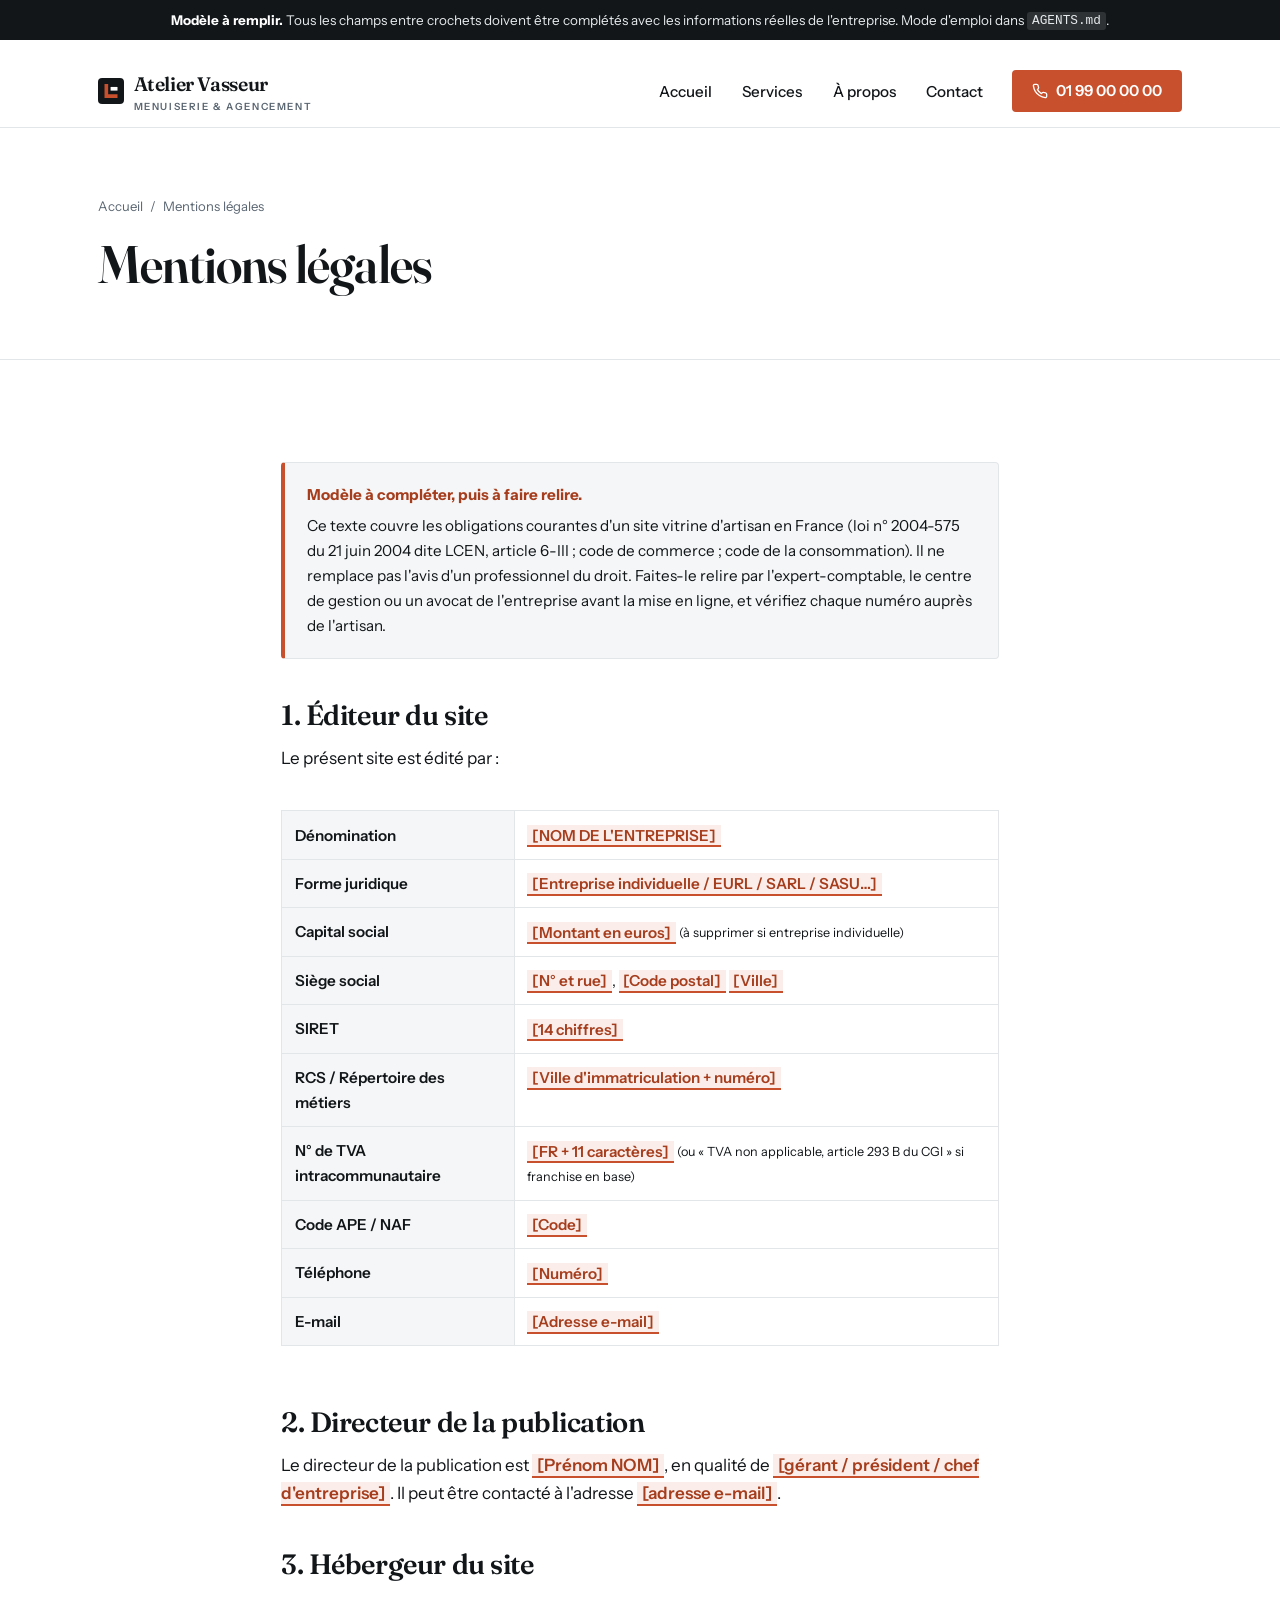
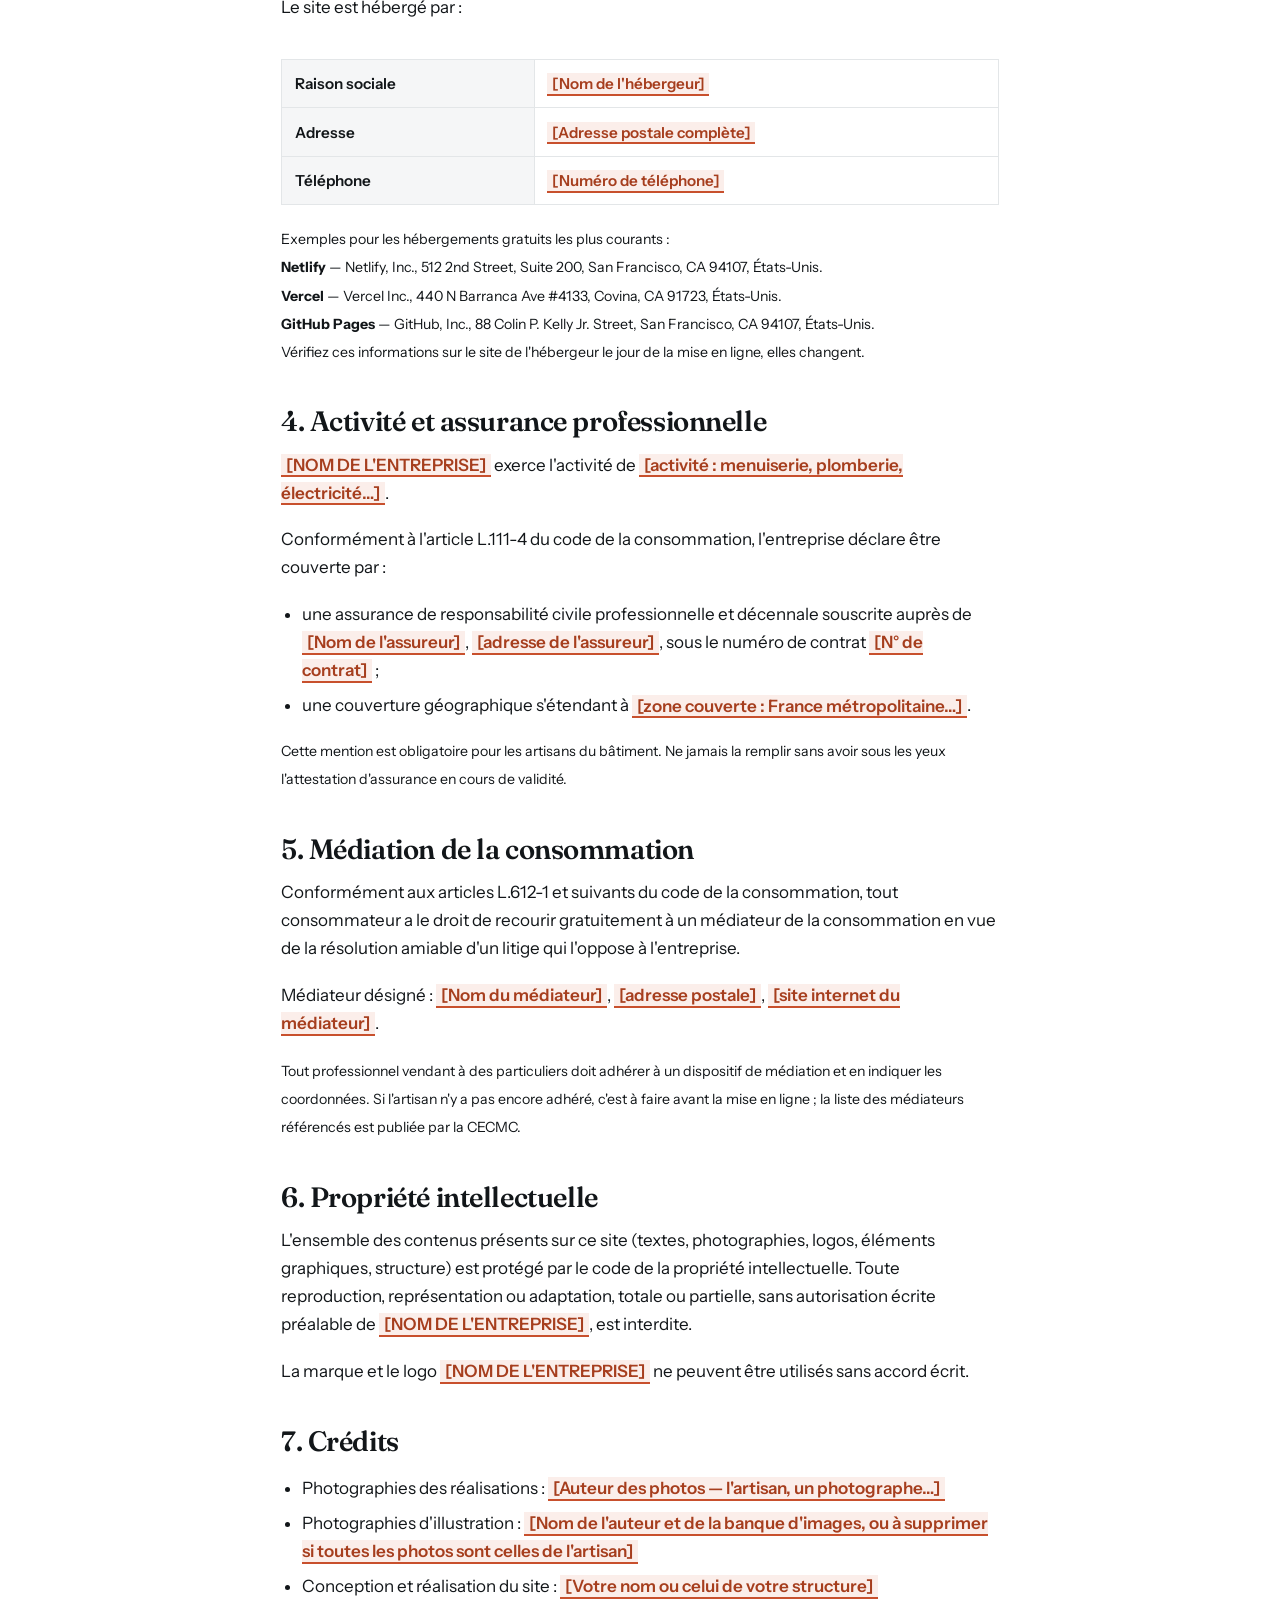
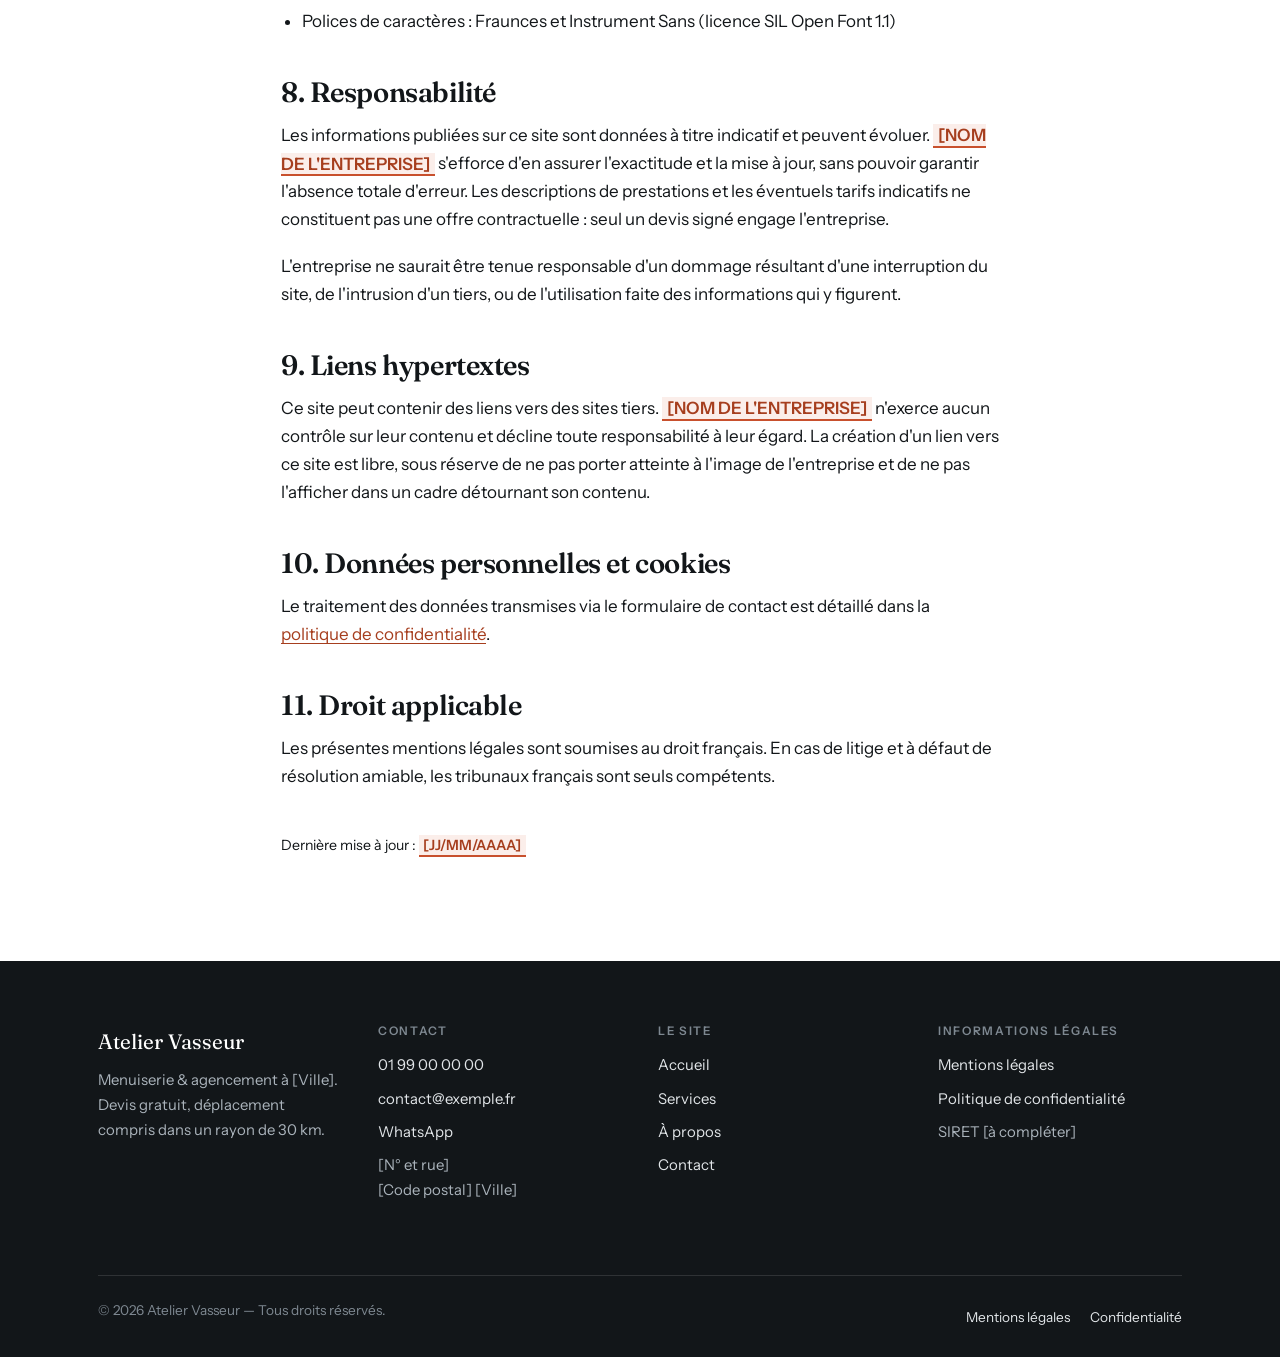
<file: mentions-legales.html>
<!DOCTYPE html>
<html lang="fr">
<head>
<meta charset="utf-8">
<meta name="viewport" content="width=device-width, initial-scale=1">

<title>Mentions légales — [NOM DE L'ENTREPRISE]</title>
<meta name="description" content="Mentions légales du site : éditeur, directeur de la publication, hébergeur, assurance professionnelle et propriété intellectuelle.">
<link rel="canonical" href="https://www.exemple.fr/mentions-legales.html">
<meta name="robots" content="noindex, follow">
<meta name="theme-color" content="#121619">

<link rel="icon" href="assets/img/favicon.svg" type="image/svg+xml">
<link rel="stylesheet" href="assets/css/fonts.css">
<link rel="stylesheet" href="assets/css/styles.css">
</head>

<body>
<a class="skip-link" href="#contenu">Aller au contenu</a>

<p class="demo-banner">
  <strong>Modèle à remplir.</strong> Tous les champs entre crochets doivent être complétés avec les
  informations réelles de l'entreprise. Mode d'emploi dans <code>AGENTS.md</code>.
</p>

<header class="site-header">
  <div class="container header-inner">
    <a class="brand" href="index.html">
      <svg class="brand-mark" viewBox="0 0 64 64" aria-hidden="true" focusable="false">
        <rect width="64" height="64" rx="10" fill="#121619"></rect>
        <path d="M16 15v34h32v-9H25V15z" fill="#c8502d"></path>
        <path d="M31 22h17v9H31z" fill="#ffffff"></path>
      </svg>
      <span>Atelier Vasseur<small>Menuiserie &amp; agencement</small></span>
    </a>

    <nav class="nav" id="menu-principal" aria-label="Navigation principale">
      <a href="index.html">Accueil</a>
      <a href="services.html">Services</a>
      <a href="a-propos.html">À propos</a>
      <a href="contact.html">Contact</a>
      <a class="btn btn--primary nav-phone" href="tel:+33199000000">Appeler le 01 99 00 00 00</a>
    </nav>

    <div class="header-cta">
      <a class="btn btn--primary btn--tel" href="tel:+33199000000">
        <svg width="16" height="16" viewBox="0 0 24 24" fill="none" stroke="currentColor" stroke-width="2" stroke-linecap="round" stroke-linejoin="round" aria-hidden="true" focusable="false"><path d="M22 16.9v3a2 2 0 0 1-2.2 2 19.8 19.8 0 0 1-8.6-3.1 19.5 19.5 0 0 1-6-6A19.8 19.8 0 0 1 2.1 4.2 2 2 0 0 1 4.1 2h3a2 2 0 0 1 2 1.7c.1 1 .4 1.9.7 2.8a2 2 0 0 1-.5 2.1L8.1 9.9a16 16 0 0 0 6 6l1.3-1.3a2 2 0 0 1 2.1-.4c.9.3 1.8.6 2.8.7a2 2 0 0 1 1.7 2z"></path></svg>
        <span>01 99 00 00 00</span>
      </a>
      <button class="nav-toggle" type="button" aria-expanded="false" aria-controls="menu-principal">
        <span></span>
        <span class="visually-hidden">Ouvrir le menu</span>
      </button>
    </div>
  </div>
</header>

<main id="contenu">

  <section class="page-head">
    <div class="container">
      <p class="breadcrumb"><a href="index.html">Accueil</a><span>/</span>Mentions légales</p>
      <h1>Mentions légales</h1>
    </div>
  </section>

  <section class="section">
    <div class="container legal">

      <div class="notice">
        <strong>Modèle à compléter, puis à faire relire.</strong>
        Ce texte couvre les obligations courantes d'un site vitrine d'artisan en France
        (loi n° 2004-575 du 21 juin 2004 dite LCEN, article 6-III ; code de commerce ;
        code de la consommation). Il ne remplace pas l'avis d'un professionnel du droit.
        Faites-le relire par l'expert-comptable, le centre de gestion ou un avocat de l'entreprise
        avant la mise en ligne, et vérifiez chaque numéro auprès de l'artisan.
      </div>

      <h2>1. Éditeur du site</h2>
      <p>Le présent site est édité par&nbsp;:</p>
      <div class="legal-wrap">
        <table>
          <caption class="visually-hidden">Identification de l'éditeur du site</caption>
          <tbody>
            <tr><th scope="row">Dénomination</th><td><span class="fill">[NOM DE L'ENTREPRISE]</span></td></tr>
            <tr><th scope="row">Forme juridique</th><td><span class="fill">[Entreprise individuelle / EURL / SARL / SASU…]</span></td></tr>
            <tr><th scope="row">Capital social</th><td><span class="fill">[Montant en euros]</span> <small>(à supprimer si entreprise individuelle)</small></td></tr>
            <tr><th scope="row">Siège social</th><td><span class="fill">[N° et rue]</span>, <span class="fill">[Code postal]</span> <span class="fill">[Ville]</span></td></tr>
            <tr><th scope="row">SIRET</th><td><span class="fill">[14 chiffres]</span></td></tr>
            <tr><th scope="row">RCS / Répertoire des métiers</th><td><span class="fill">[Ville d'immatriculation + numéro]</span></td></tr>
            <tr><th scope="row">N° de TVA intracommunautaire</th><td><span class="fill">[FR + 11 caractères]</span> <small>(ou «&nbsp;TVA non applicable, article 293 B du CGI&nbsp;» si franchise en base)</small></td></tr>
            <tr><th scope="row">Code APE / NAF</th><td><span class="fill">[Code]</span></td></tr>
            <tr><th scope="row">Téléphone</th><td><span class="fill">[Numéro]</span></td></tr>
            <tr><th scope="row">E-mail</th><td><span class="fill">[Adresse e-mail]</span></td></tr>
          </tbody>
        </table>
      </div>

      <h2>2. Directeur de la publication</h2>
      <p>
        Le directeur de la publication est <span class="fill">[Prénom NOM]</span>,
        en qualité de <span class="fill">[gérant / président / chef d'entreprise]</span>.
        Il peut être contacté à l'adresse <span class="fill">[adresse e-mail]</span>.
      </p>

      <h2>3. Hébergeur du site</h2>
      <p>Le site est hébergé par&nbsp;:</p>
      <div class="legal-wrap">
        <table>
          <caption class="visually-hidden">Identification de l'hébergeur</caption>
          <tbody>
            <tr><th scope="row">Raison sociale</th><td><span class="fill">[Nom de l'hébergeur]</span></td></tr>
            <tr><th scope="row">Adresse</th><td><span class="fill">[Adresse postale complète]</span></td></tr>
            <tr><th scope="row">Téléphone</th><td><span class="fill">[Numéro de téléphone]</span></td></tr>
          </tbody>
        </table>
      </div>
      <p>
        <small>
          Exemples pour les hébergements gratuits les plus courants&nbsp;:<br>
          <b>Netlify</b> — Netlify, Inc., 512 2nd Street, Suite 200, San Francisco, CA 94107, États-Unis.<br>
          <b>Vercel</b> — Vercel Inc., 440 N Barranca Ave #4133, Covina, CA 91723, États-Unis.<br>
          <b>GitHub Pages</b> — GitHub, Inc., 88 Colin P. Kelly Jr. Street, San Francisco, CA 94107, États-Unis.<br>
          Vérifiez ces informations sur le site de l'hébergeur le jour de la mise en ligne, elles changent.
        </small>
      </p>

      <h2>4. Activité et assurance professionnelle</h2>
      <p>
        <span class="fill">[NOM DE L'ENTREPRISE]</span> exerce l'activité de
        <span class="fill">[activité : menuiserie, plomberie, électricité…]</span>.
      </p>
      <p>
        Conformément à l'article L.111-4 du code de la consommation, l'entreprise déclare être couverte par&nbsp;:
      </p>
      <ul>
        <li>une assurance de responsabilité civile professionnelle et décennale souscrite auprès de
          <span class="fill">[Nom de l'assureur]</span>, <span class="fill">[adresse de l'assureur]</span>,
          sous le numéro de contrat <span class="fill">[N° de contrat]</span>&nbsp;;</li>
        <li>une couverture géographique s'étendant à <span class="fill">[zone couverte : France métropolitaine…]</span>.</li>
      </ul>
      <p>
        <small>Cette mention est obligatoire pour les artisans du bâtiment. Ne jamais la remplir
        sans avoir sous les yeux l'attestation d'assurance en cours de validité.</small>
      </p>

      <h2>5. Médiation de la consommation</h2>
      <p>
        Conformément aux articles L.612-1 et suivants du code de la consommation, tout consommateur
        a le droit de recourir gratuitement à un médiateur de la consommation en vue de la résolution
        amiable d'un litige qui l'oppose à l'entreprise.
      </p>
      <p>
        Médiateur désigné&nbsp;: <span class="fill">[Nom du médiateur]</span>,
        <span class="fill">[adresse postale]</span>, <span class="fill">[site internet du médiateur]</span>.
      </p>
      <p>
        <small>Tout professionnel vendant à des particuliers doit adhérer à un dispositif de médiation
        et en indiquer les coordonnées. Si l'artisan n'y a pas encore adhéré, c'est à faire avant la
        mise en ligne&nbsp;; la liste des médiateurs référencés est publiée par la CECMC.</small>
      </p>

      <h2>6. Propriété intellectuelle</h2>
      <p>
        L'ensemble des contenus présents sur ce site (textes, photographies, logos, éléments graphiques,
        structure) est protégé par le code de la propriété intellectuelle. Toute reproduction,
        représentation ou adaptation, totale ou partielle, sans autorisation écrite préalable de
        <span class="fill">[NOM DE L'ENTREPRISE]</span>, est interdite.
      </p>
      <p>
        La marque et le logo <span class="fill">[NOM DE L'ENTREPRISE]</span> ne peuvent être utilisés
        sans accord écrit.
      </p>

      <h2>7. Crédits</h2>
      <ul>
        <li>Photographies des réalisations&nbsp;: <span class="fill">[Auteur des photos — l'artisan, un photographe…]</span></li>
        <li>Photographies d'illustration&nbsp;: <span class="fill">[Nom de l'auteur et de la banque d'images, ou à supprimer si toutes les photos sont celles de l'artisan]</span></li>
        <li>Conception et réalisation du site&nbsp;: <span class="fill">[Votre nom ou celui de votre structure]</span></li>
        <li>Polices de caractères&nbsp;: Fraunces et Instrument Sans (licence SIL Open Font 1.1)</li>
      </ul>

      <h2>8. Responsabilité</h2>
      <p>
        Les informations publiées sur ce site sont données à titre indicatif et peuvent évoluer.
        <span class="fill">[NOM DE L'ENTREPRISE]</span> s'efforce d'en assurer l'exactitude et la mise à jour,
        sans pouvoir garantir l'absence totale d'erreur. Les descriptions de prestations et les éventuels
        tarifs indicatifs ne constituent pas une offre contractuelle&nbsp;: seul un devis signé engage l'entreprise.
      </p>
      <p>
        L'entreprise ne saurait être tenue responsable d'un dommage résultant d'une interruption du site,
        de l'intrusion d'un tiers, ou de l'utilisation faite des informations qui y figurent.
      </p>

      <h2>9. Liens hypertextes</h2>
      <p>
        Ce site peut contenir des liens vers des sites tiers. <span class="fill">[NOM DE L'ENTREPRISE]</span>
        n'exerce aucun contrôle sur leur contenu et décline toute responsabilité à leur égard.
        La création d'un lien vers ce site est libre, sous réserve de ne pas porter atteinte à l'image
        de l'entreprise et de ne pas l'afficher dans un cadre détournant son contenu.
      </p>

      <h2>10. Données personnelles et cookies</h2>
      <p>
        Le traitement des données transmises via le formulaire de contact est détaillé dans la
        <a href="politique-de-confidentialite.html">politique de confidentialité</a>.
      </p>

      <h2>11. Droit applicable</h2>
      <p>
        Les présentes mentions légales sont soumises au droit français. En cas de litige et à défaut
        de résolution amiable, les tribunaux français sont seuls compétents.
      </p>

      <p style="margin-top:2.5rem"><small>Dernière mise à jour&nbsp;: <span class="fill">[JJ/MM/AAAA]</span></small></p>

    </div>
  </section>

</main>

<footer class="site-footer">
  <div class="container">
    <div class="footer-grid">
      <div>
        <p class="footer-brand">Atelier Vasseur</p>
        <p>Menuiserie &amp; agencement à [Ville].<br>Devis gratuit, déplacement compris dans un rayon de 30 km.</p>
      </div>
      <div>
        <h2>Contact</h2>
        <ul class="footer-list">
          <li><a href="tel:+33199000000">01 99 00 00 00</a></li>
          <li><a href="mailto:contact@exemple.fr">contact@exemple.fr</a></li>
          <li><a href="https://wa.me/33199000000">WhatsApp</a></li>
          <li>[N° et rue]<br>[Code postal] [Ville]</li>
        </ul>
      </div>
      <div>
        <h2>Le site</h2>
        <ul class="footer-list">
          <li><a href="index.html">Accueil</a></li>
          <li><a href="services.html">Services</a></li>
          <li><a href="a-propos.html">À propos</a></li>
          <li><a href="contact.html">Contact</a></li>
        </ul>
      </div>
      <div>
        <h2>Informations légales</h2>
        <ul class="footer-list">
          <li><a href="mentions-legales.html">Mentions légales</a></li>
          <li><a href="politique-de-confidentialite.html">Politique de confidentialité</a></li>
          <li>SIRET [à compléter]</li>
        </ul>
      </div>
    </div>
    <div class="footer-bottom">
      <p>© <span data-annee>2026</span> Atelier Vasseur — Tous droits réservés.</p>
      <nav aria-label="Liens légaux">
        <a href="mentions-legales.html">Mentions légales</a>
        <a href="politique-de-confidentialite.html">Confidentialité</a>
      </nav>
    </div>
  </div>
</footer>

<div class="quick-actions">
  <a class="btn btn--primary" href="tel:+33199000000">Appeler</a>
  <a class="btn btn--ghost" href="https://wa.me/33199000000">WhatsApp</a>
</div>

<script src="assets/js/site.js" defer></script>
</body>
</html>
</file>
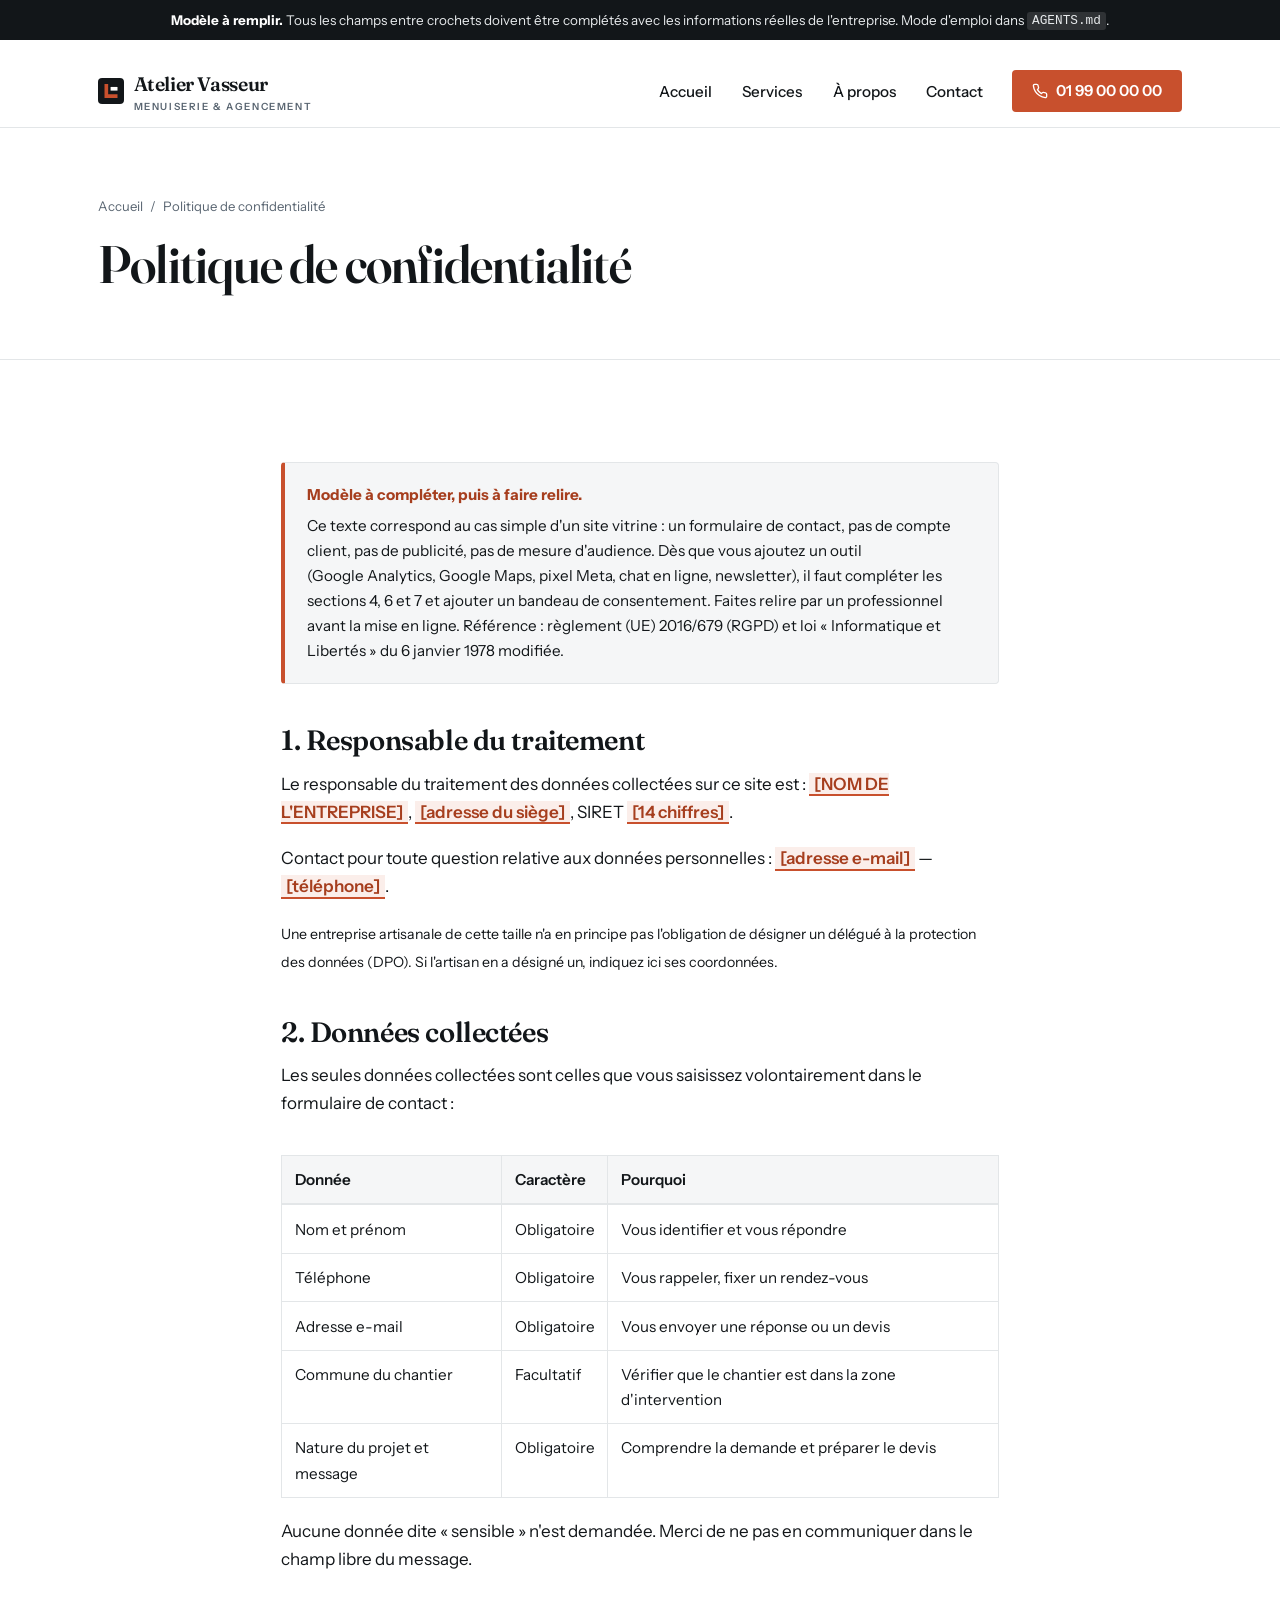
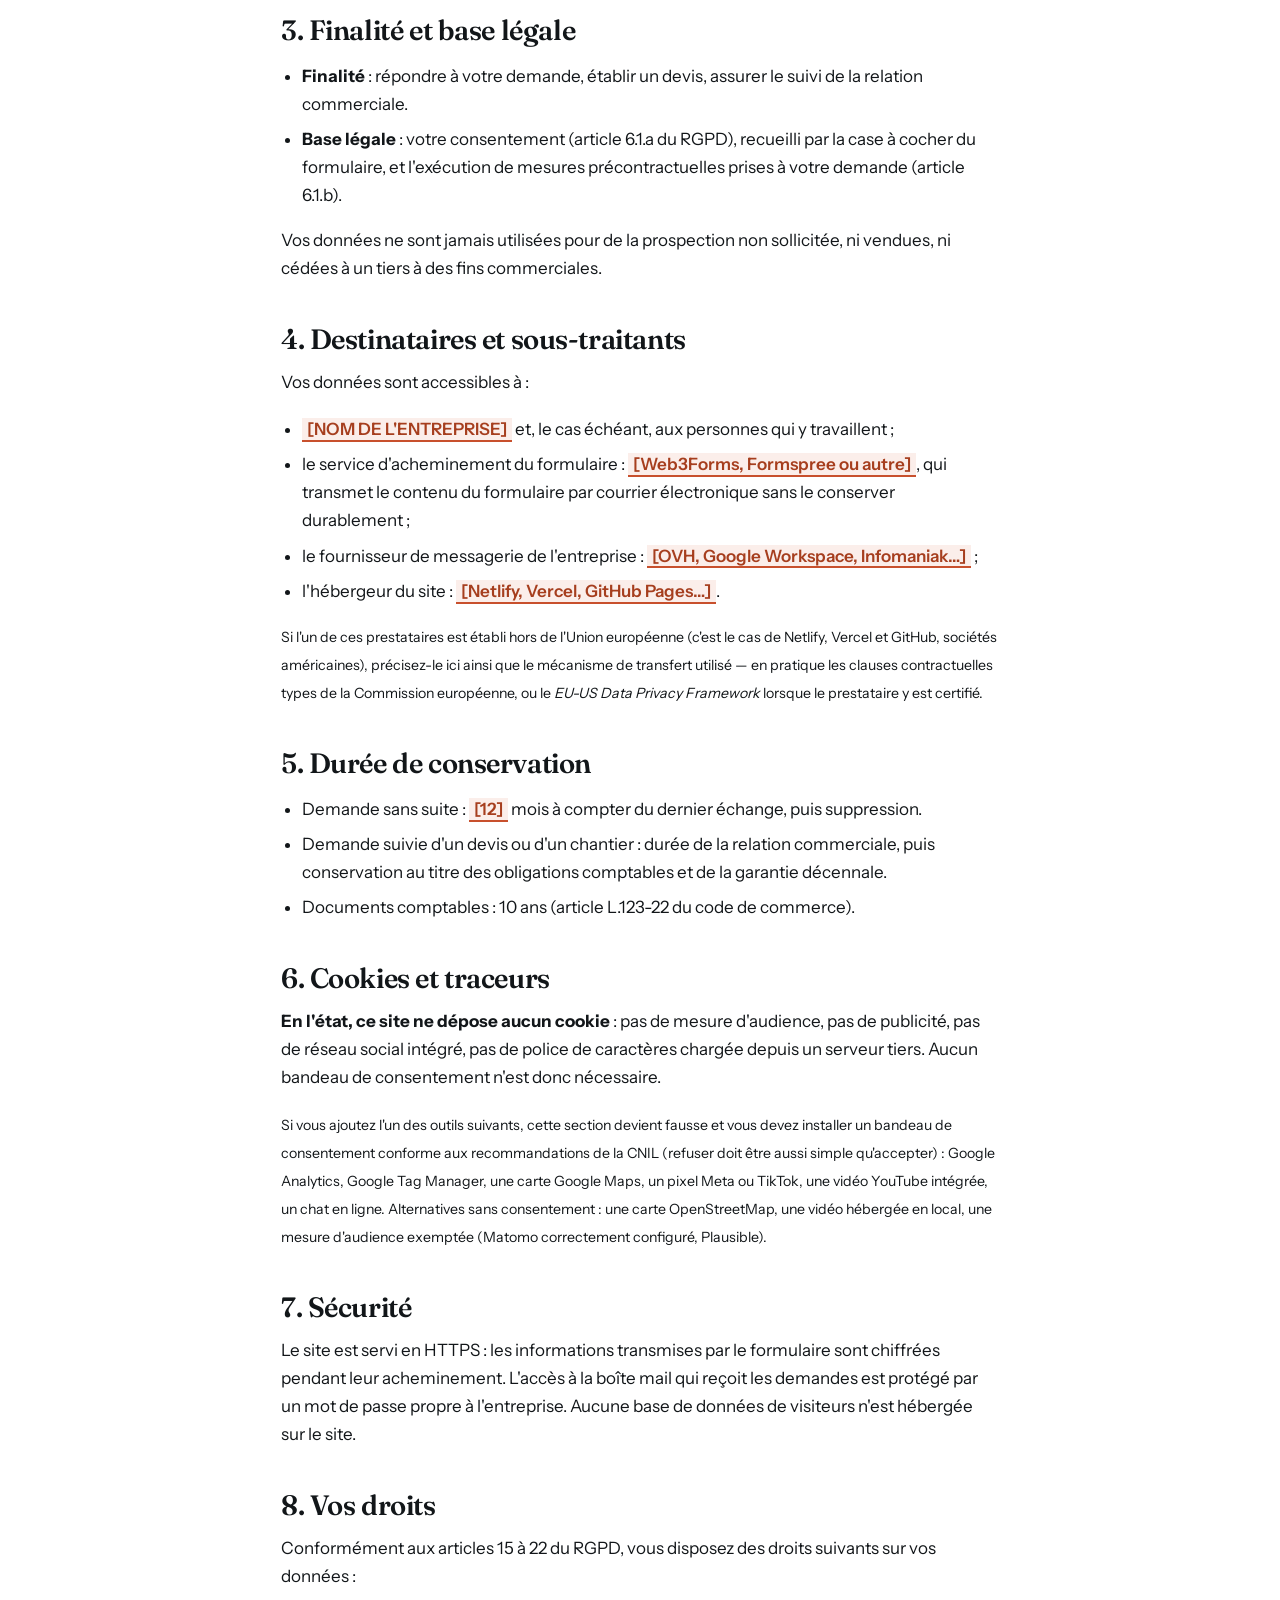
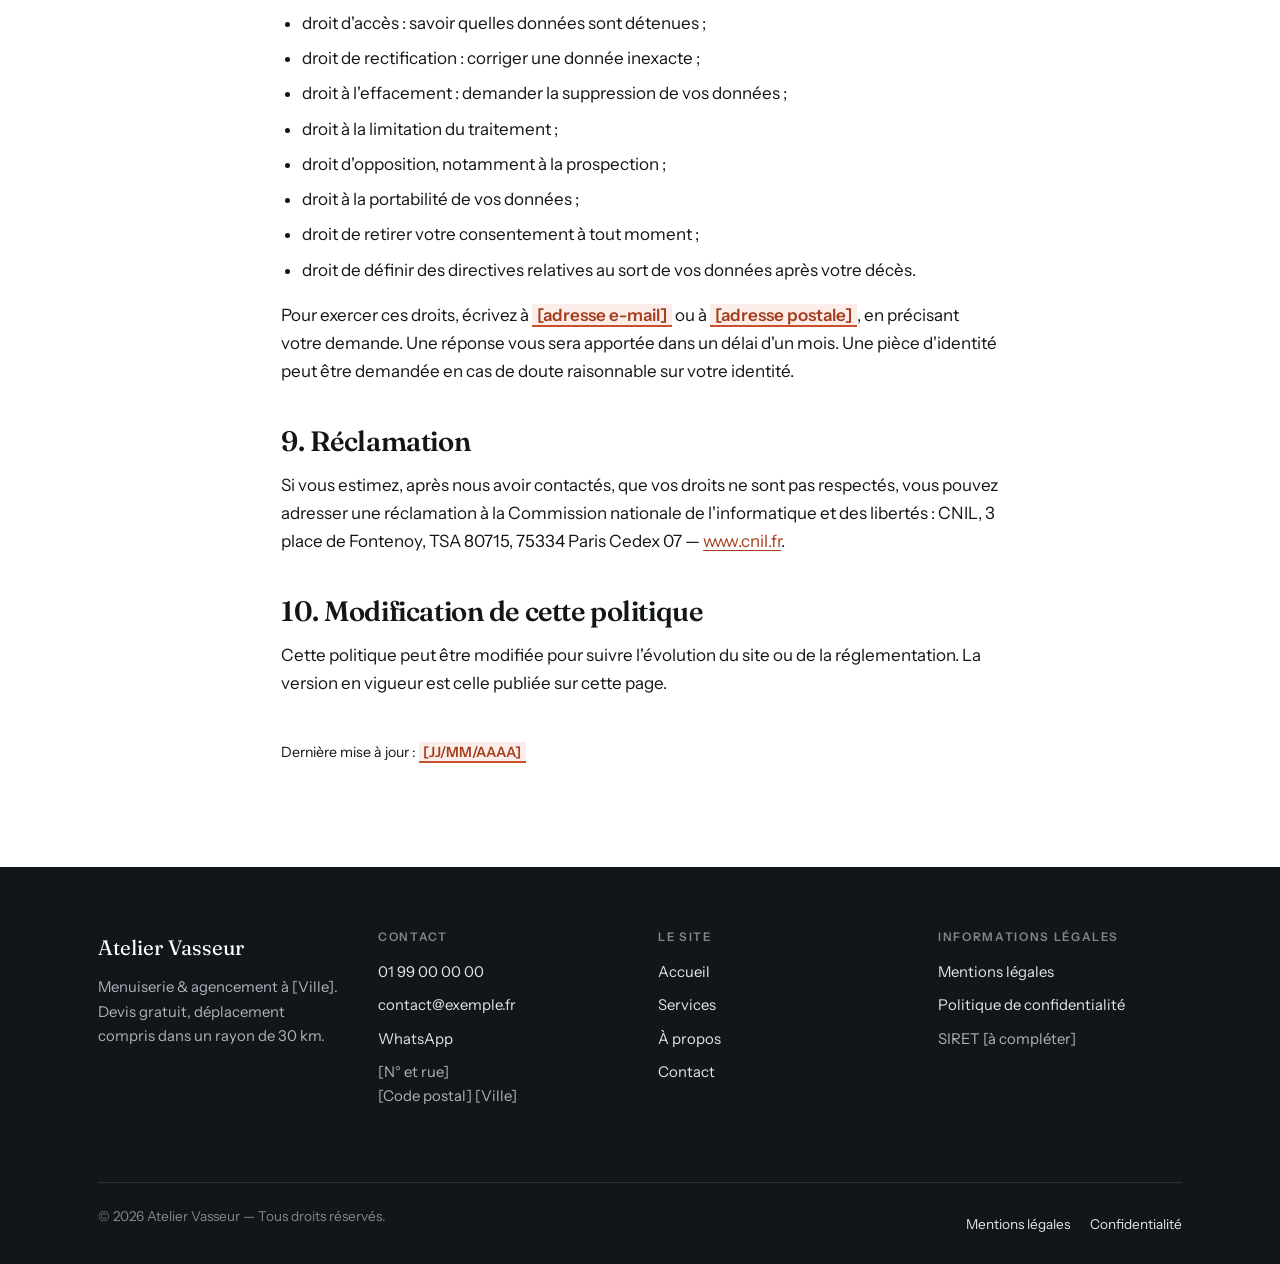
<file: politique-de-confidentialite.html>
<!DOCTYPE html>
<html lang="fr">
<head>
<meta charset="utf-8">
<meta name="viewport" content="width=device-width, initial-scale=1">

<title>Politique de confidentialité — [NOM DE L'ENTREPRISE]</title>
<meta name="description" content="Comment les données transmises via le formulaire de contact sont collectées, utilisées, conservées, et comment exercer vos droits.">
<link rel="canonical" href="https://www.exemple.fr/politique-de-confidentialite.html">
<meta name="robots" content="noindex, follow">
<meta name="theme-color" content="#121619">

<link rel="icon" href="assets/img/favicon.svg" type="image/svg+xml">
<link rel="stylesheet" href="assets/css/fonts.css">
<link rel="stylesheet" href="assets/css/styles.css">
</head>

<body>
<a class="skip-link" href="#contenu">Aller au contenu</a>

<p class="demo-banner">
  <strong>Modèle à remplir.</strong> Tous les champs entre crochets doivent être complétés avec les
  informations réelles de l'entreprise. Mode d'emploi dans <code>AGENTS.md</code>.
</p>

<header class="site-header">
  <div class="container header-inner">
    <a class="brand" href="index.html">
      <svg class="brand-mark" viewBox="0 0 64 64" aria-hidden="true" focusable="false">
        <rect width="64" height="64" rx="10" fill="#121619"></rect>
        <path d="M16 15v34h32v-9H25V15z" fill="#c8502d"></path>
        <path d="M31 22h17v9H31z" fill="#ffffff"></path>
      </svg>
      <span>Atelier Vasseur<small>Menuiserie &amp; agencement</small></span>
    </a>

    <nav class="nav" id="menu-principal" aria-label="Navigation principale">
      <a href="index.html">Accueil</a>
      <a href="services.html">Services</a>
      <a href="a-propos.html">À propos</a>
      <a href="contact.html">Contact</a>
      <a class="btn btn--primary nav-phone" href="tel:+33199000000">Appeler le 01 99 00 00 00</a>
    </nav>

    <div class="header-cta">
      <a class="btn btn--primary btn--tel" href="tel:+33199000000">
        <svg width="16" height="16" viewBox="0 0 24 24" fill="none" stroke="currentColor" stroke-width="2" stroke-linecap="round" stroke-linejoin="round" aria-hidden="true" focusable="false"><path d="M22 16.9v3a2 2 0 0 1-2.2 2 19.8 19.8 0 0 1-8.6-3.1 19.5 19.5 0 0 1-6-6A19.8 19.8 0 0 1 2.1 4.2 2 2 0 0 1 4.1 2h3a2 2 0 0 1 2 1.7c.1 1 .4 1.9.7 2.8a2 2 0 0 1-.5 2.1L8.1 9.9a16 16 0 0 0 6 6l1.3-1.3a2 2 0 0 1 2.1-.4c.9.3 1.8.6 2.8.7a2 2 0 0 1 1.7 2z"></path></svg>
        <span>01 99 00 00 00</span>
      </a>
      <button class="nav-toggle" type="button" aria-expanded="false" aria-controls="menu-principal">
        <span></span>
        <span class="visually-hidden">Ouvrir le menu</span>
      </button>
    </div>
  </div>
</header>

<main id="contenu">

  <section class="page-head">
    <div class="container">
      <p class="breadcrumb"><a href="index.html">Accueil</a><span>/</span>Politique de confidentialité</p>
      <h1>Politique de confidentialité</h1>
    </div>
  </section>

  <section class="section">
    <div class="container legal">

      <div class="notice">
        <strong>Modèle à compléter, puis à faire relire.</strong>
        Ce texte correspond au cas simple d'un site vitrine&nbsp;: un formulaire de contact, pas de compte
        client, pas de publicité, pas de mesure d'audience. Dès que vous ajoutez un outil
        (Google&nbsp;Analytics, Google&nbsp;Maps, pixel Meta, chat en ligne, newsletter), il faut compléter
        les sections 4, 6 et 7 et ajouter un bandeau de consentement. Faites relire par un professionnel
        avant la mise en ligne. Référence&nbsp;: règlement (UE) 2016/679 (RGPD) et loi
        «&nbsp;Informatique et Libertés&nbsp;» du 6 janvier 1978 modifiée.
      </div>

      <h2>1. Responsable du traitement</h2>
      <p>
        Le responsable du traitement des données collectées sur ce site est&nbsp;:
        <span class="fill">[NOM DE L'ENTREPRISE]</span>,
        <span class="fill">[adresse du siège]</span>, SIRET <span class="fill">[14 chiffres]</span>.
      </p>
      <p>
        Contact pour toute question relative aux données personnelles&nbsp;:
        <span class="fill">[adresse e-mail]</span> — <span class="fill">[téléphone]</span>.
      </p>
      <p>
        <small>Une entreprise artisanale de cette taille n'a en principe pas l'obligation de désigner
        un délégué à la protection des données (DPO). Si l'artisan en a désigné un, indiquez ici ses
        coordonnées.</small>
      </p>

      <h2>2. Données collectées</h2>
      <p>Les seules données collectées sont celles que vous saisissez volontairement dans le formulaire de contact&nbsp;:</p>
      <div class="legal-wrap">
        <table>
          <caption class="visually-hidden">Données collectées par le formulaire de contact</caption>
          <thead>
            <tr><th scope="col">Donnée</th><th scope="col">Caractère</th><th scope="col">Pourquoi</th></tr>
          </thead>
          <tbody>
            <tr><td>Nom et prénom</td><td>Obligatoire</td><td>Vous identifier et vous répondre</td></tr>
            <tr><td>Téléphone</td><td>Obligatoire</td><td>Vous rappeler, fixer un rendez-vous</td></tr>
            <tr><td>Adresse e-mail</td><td>Obligatoire</td><td>Vous envoyer une réponse ou un devis</td></tr>
            <tr><td>Commune du chantier</td><td>Facultatif</td><td>Vérifier que le chantier est dans la zone d'intervention</td></tr>
            <tr><td>Nature du projet et message</td><td>Obligatoire</td><td>Comprendre la demande et préparer le devis</td></tr>
          </tbody>
        </table>
      </div>
      <p>
        Aucune donnée dite «&nbsp;sensible&nbsp;» n'est demandée. Merci de ne pas en communiquer dans le
        champ libre du message.
      </p>

      <h2>3. Finalité et base légale</h2>
      <ul>
        <li><b>Finalité</b>&nbsp;: répondre à votre demande, établir un devis, assurer le suivi de la relation commerciale.</li>
        <li><b>Base légale</b>&nbsp;: votre consentement (article 6.1.a du RGPD), recueilli par la case à cocher du formulaire,
          et l'exécution de mesures précontractuelles prises à votre demande (article 6.1.b).</li>
      </ul>
      <p>
        Vos données ne sont jamais utilisées pour de la prospection non sollicitée, ni vendues,
        ni cédées à un tiers à des fins commerciales.
      </p>

      <h2>4. Destinataires et sous-traitants</h2>
      <p>Vos données sont accessibles à&nbsp;:</p>
      <ul>
        <li><span class="fill">[NOM DE L'ENTREPRISE]</span> et, le cas échéant, aux personnes qui y travaillent&nbsp;;</li>
        <li>le service d'acheminement du formulaire&nbsp;: <span class="fill">[Web3Forms, Formspree ou autre]</span>,
          qui transmet le contenu du formulaire par courrier électronique sans le conserver durablement&nbsp;;</li>
        <li>le fournisseur de messagerie de l'entreprise&nbsp;: <span class="fill">[OVH, Google Workspace, Infomaniak…]</span>&nbsp;;</li>
        <li>l'hébergeur du site&nbsp;: <span class="fill">[Netlify, Vercel, GitHub Pages…]</span>.</li>
      </ul>
      <p>
        <small>Si l'un de ces prestataires est établi hors de l'Union européenne (c'est le cas de Netlify,
        Vercel et GitHub, sociétés américaines), précisez-le ici ainsi que le mécanisme de transfert
        utilisé — en pratique les clauses contractuelles types de la Commission européenne, ou le
        <i>EU-US Data Privacy Framework</i> lorsque le prestataire y est certifié.</small>
      </p>

      <h2>5. Durée de conservation</h2>
      <ul>
        <li>Demande sans suite&nbsp;: <span class="fill">[12]</span> mois à compter du dernier échange, puis suppression.</li>
        <li>Demande suivie d'un devis ou d'un chantier&nbsp;: durée de la relation commerciale, puis
          conservation au titre des obligations comptables et de la garantie décennale.</li>
        <li>Documents comptables&nbsp;: 10 ans (article L.123-22 du code de commerce).</li>
      </ul>

      <h2>6. Cookies et traceurs</h2>
      <p>
        <b>En l'état, ce site ne dépose aucun cookie</b>&nbsp;: pas de mesure d'audience, pas de publicité,
        pas de réseau social intégré, pas de police de caractères chargée depuis un serveur tiers.
        Aucun bandeau de consentement n'est donc nécessaire.
      </p>
      <p>
        <small>
          Si vous ajoutez l'un des outils suivants, cette section devient fausse et vous devez installer
          un bandeau de consentement conforme aux recommandations de la CNIL (refuser doit être aussi
          simple qu'accepter)&nbsp;: Google Analytics, Google Tag Manager, une carte Google Maps,
          un pixel Meta ou TikTok, une vidéo YouTube intégrée, un chat en ligne.
          Alternatives sans consentement&nbsp;: une carte OpenStreetMap, une vidéo hébergée en local,
          une mesure d'audience exemptée (Matomo correctement configuré, Plausible).
        </small>
      </p>

      <h2>7. Sécurité</h2>
      <p>
        Le site est servi en HTTPS&nbsp;: les informations transmises par le formulaire sont chiffrées
        pendant leur acheminement. L'accès à la boîte mail qui reçoit les demandes est protégé par un
        mot de passe propre à l'entreprise. Aucune base de données de visiteurs n'est hébergée sur le site.
      </p>

      <h2>8. Vos droits</h2>
      <p>
        Conformément aux articles 15 à 22 du RGPD, vous disposez des droits suivants sur vos données&nbsp;:
      </p>
      <ul>
        <li>droit d'accès&nbsp;: savoir quelles données sont détenues&nbsp;;</li>
        <li>droit de rectification&nbsp;: corriger une donnée inexacte&nbsp;;</li>
        <li>droit à l'effacement&nbsp;: demander la suppression de vos données&nbsp;;</li>
        <li>droit à la limitation du traitement&nbsp;;</li>
        <li>droit d'opposition, notamment à la prospection&nbsp;;</li>
        <li>droit à la portabilité de vos données&nbsp;;</li>
        <li>droit de retirer votre consentement à tout moment&nbsp;;</li>
        <li>droit de définir des directives relatives au sort de vos données après votre décès.</li>
      </ul>
      <p>
        Pour exercer ces droits, écrivez à <span class="fill">[adresse e-mail]</span> ou à
        <span class="fill">[adresse postale]</span>, en précisant votre demande. Une réponse vous sera
        apportée dans un délai d'un mois. Une pièce d'identité peut être demandée en cas de doute
        raisonnable sur votre identité.
      </p>

      <h2>9. Réclamation</h2>
      <p>
        Si vous estimez, après nous avoir contactés, que vos droits ne sont pas respectés, vous pouvez
        adresser une réclamation à la Commission nationale de l'informatique et des libertés&nbsp;:
        CNIL, 3 place de Fontenoy, TSA 80715, 75334 Paris Cedex 07 —
        <a href="https://www.cnil.fr">www.cnil.fr</a>.
      </p>

      <h2>10. Modification de cette politique</h2>
      <p>
        Cette politique peut être modifiée pour suivre l'évolution du site ou de la réglementation.
        La version en vigueur est celle publiée sur cette page.
      </p>

      <p style="margin-top:2.5rem"><small>Dernière mise à jour&nbsp;: <span class="fill">[JJ/MM/AAAA]</span></small></p>

    </div>
  </section>

</main>

<footer class="site-footer">
  <div class="container">
    <div class="footer-grid">
      <div>
        <p class="footer-brand">Atelier Vasseur</p>
        <p>Menuiserie &amp; agencement à [Ville].<br>Devis gratuit, déplacement compris dans un rayon de 30 km.</p>
      </div>
      <div>
        <h2>Contact</h2>
        <ul class="footer-list">
          <li><a href="tel:+33199000000">01 99 00 00 00</a></li>
          <li><a href="mailto:contact@exemple.fr">contact@exemple.fr</a></li>
          <li><a href="https://wa.me/33199000000">WhatsApp</a></li>
          <li>[N° et rue]<br>[Code postal] [Ville]</li>
        </ul>
      </div>
      <div>
        <h2>Le site</h2>
        <ul class="footer-list">
          <li><a href="index.html">Accueil</a></li>
          <li><a href="services.html">Services</a></li>
          <li><a href="a-propos.html">À propos</a></li>
          <li><a href="contact.html">Contact</a></li>
        </ul>
      </div>
      <div>
        <h2>Informations légales</h2>
        <ul class="footer-list">
          <li><a href="mentions-legales.html">Mentions légales</a></li>
          <li><a href="politique-de-confidentialite.html">Politique de confidentialité</a></li>
          <li>SIRET [à compléter]</li>
        </ul>
      </div>
    </div>
    <div class="footer-bottom">
      <p>© <span data-annee>2026</span> Atelier Vasseur — Tous droits réservés.</p>
      <nav aria-label="Liens légaux">
        <a href="mentions-legales.html">Mentions légales</a>
        <a href="politique-de-confidentialite.html">Confidentialité</a>
      </nav>
    </div>
  </div>
</footer>

<div class="quick-actions">
  <a class="btn btn--primary" href="tel:+33199000000">Appeler</a>
  <a class="btn btn--ghost" href="https://wa.me/33199000000">WhatsApp</a>
</div>

<script src="assets/js/site.js" defer></script>
</body>
</html>
</file>
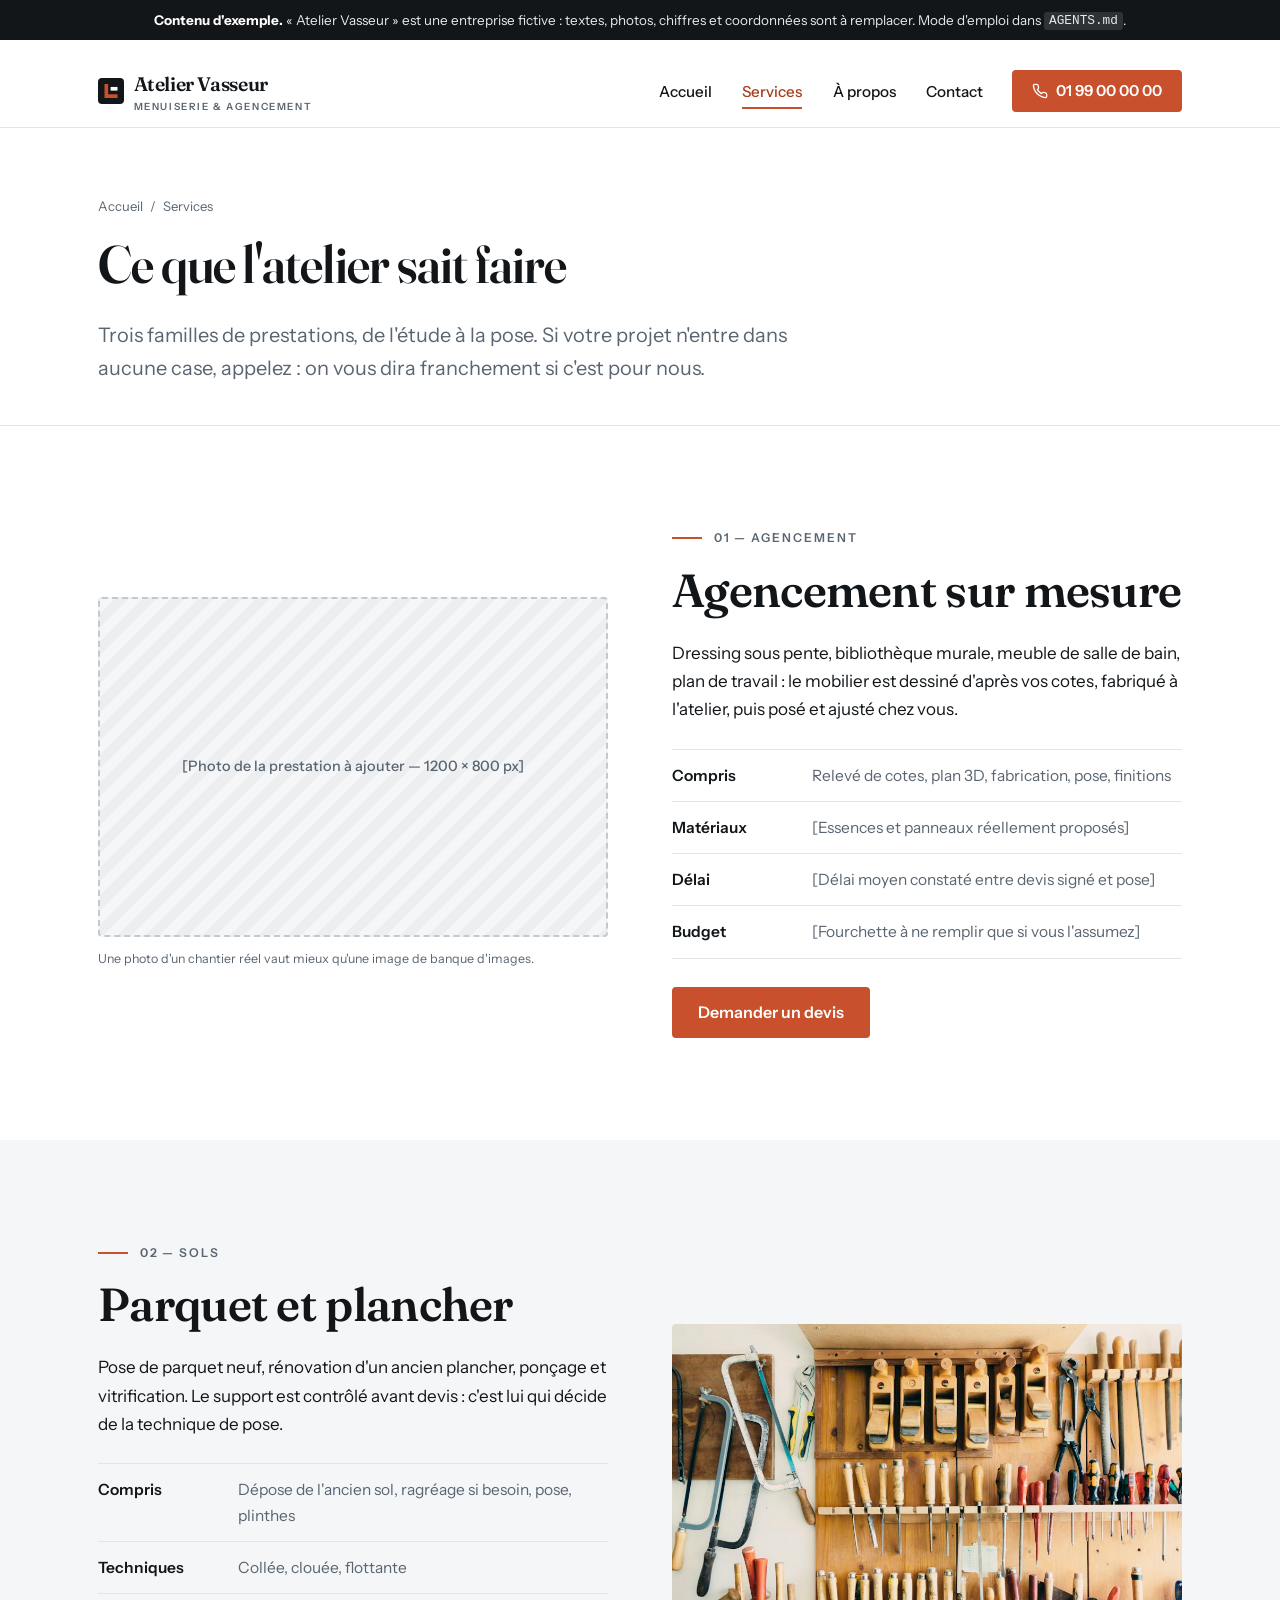
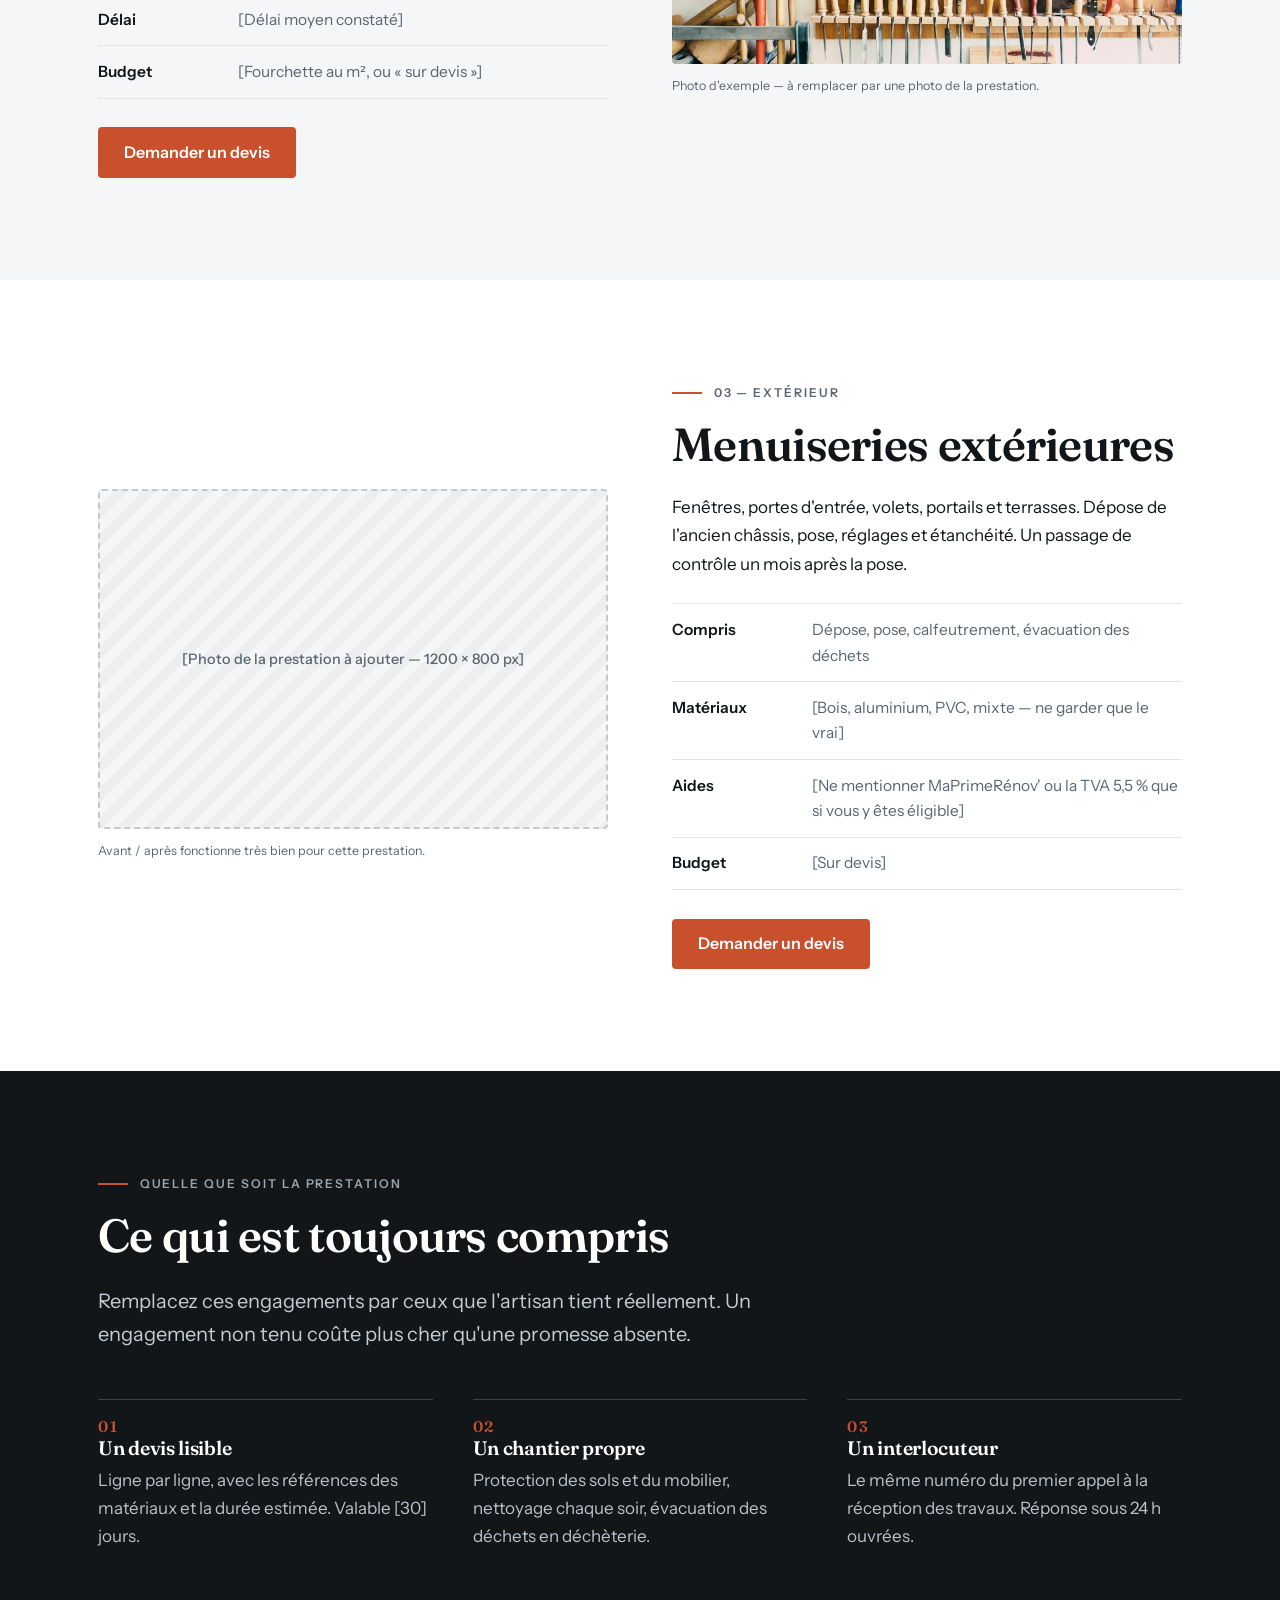
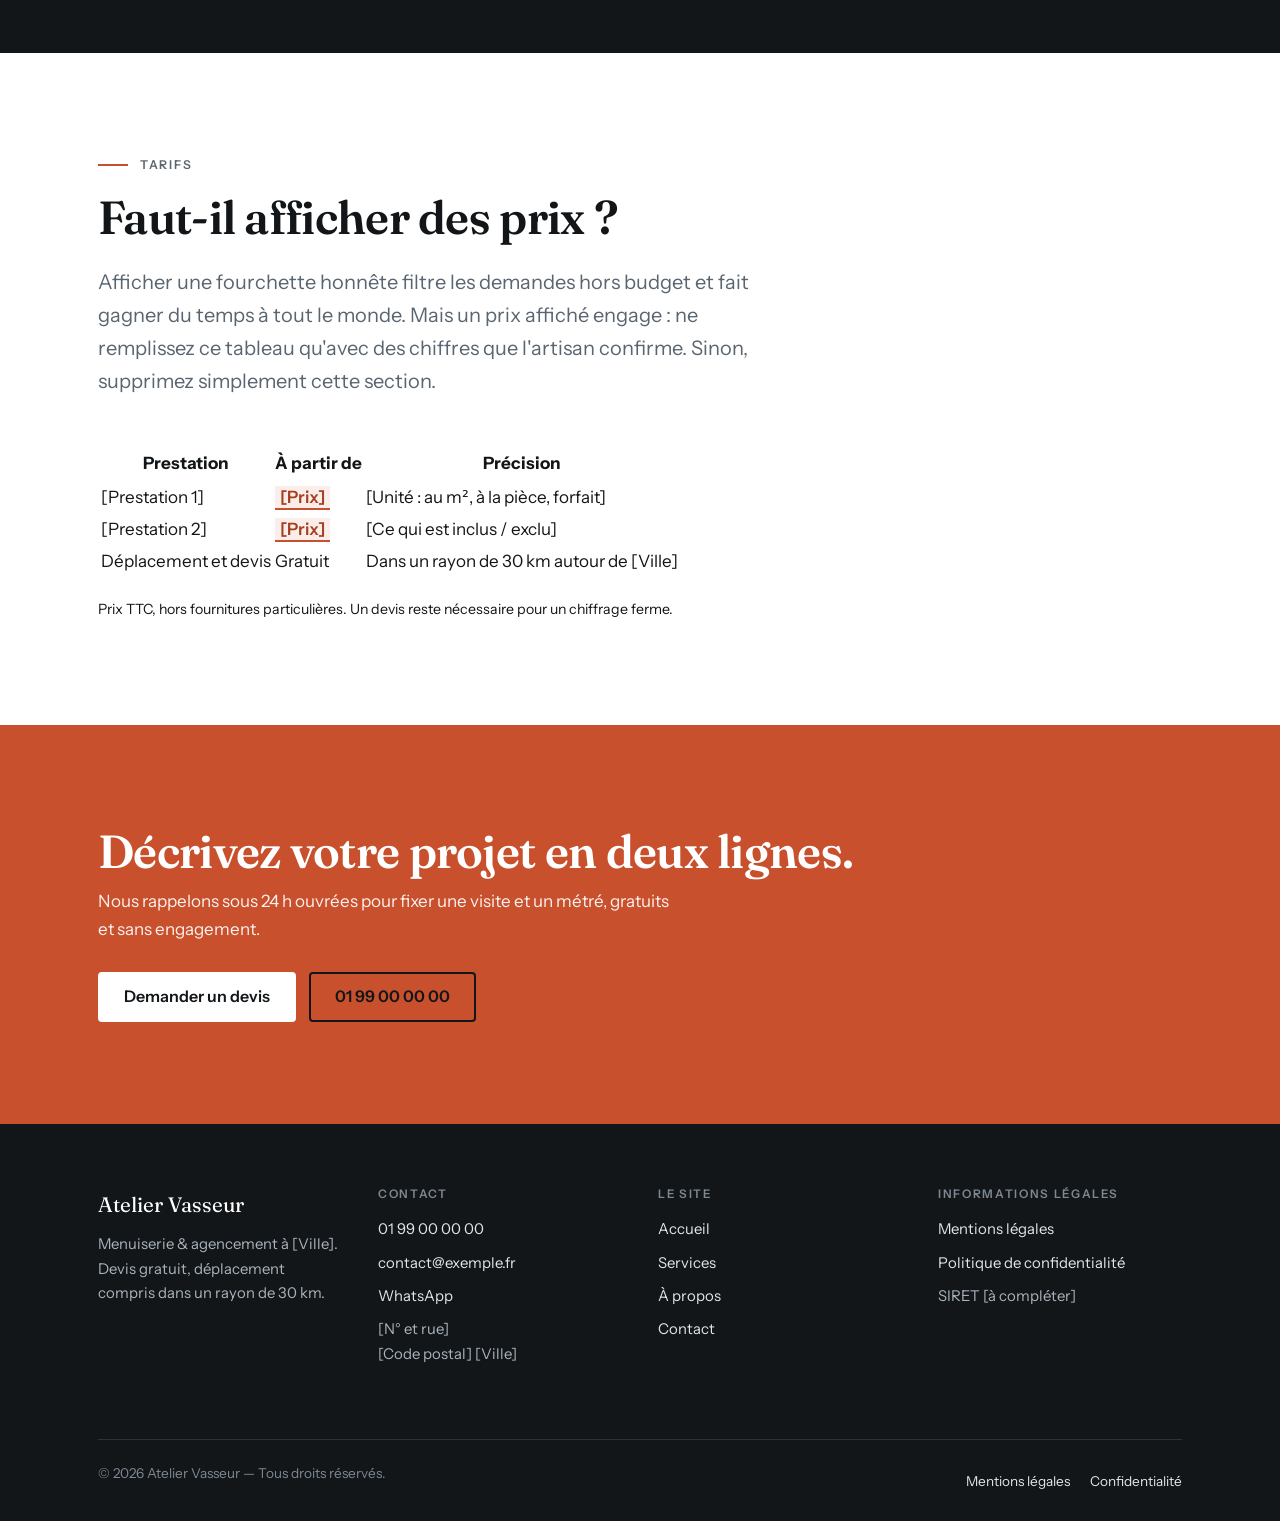
<file: services.html>
<!DOCTYPE html>
<html lang="fr">
<head>
<meta charset="utf-8">
<meta name="viewport" content="width=device-width, initial-scale=1">

<title>Nos prestations de menuiserie à [Ville] — Atelier Vasseur</title>
<meta name="description" content="Agencement sur mesure, pose et rénovation de parquet, menuiseries extérieures à [Ville]. Devis gratuit et détaillé sous 48 h.">
<link rel="canonical" href="https://www.exemple.fr/services.html">

<meta property="og:type" content="website">
<meta property="og:locale" content="fr_FR">
<meta property="og:site_name" content="Atelier Vasseur">
<meta property="og:title" content="Nos prestations de menuiserie à [Ville]">
<meta property="og:description" content="Agencement sur mesure, parquet, menuiseries extérieures. Devis gratuit sous 48 h.">
<meta property="og:url" content="https://www.exemple.fr/services.html">
<meta property="og:image" content="https://www.exemple.fr/assets/img/og-image.svg">
<meta name="twitter:card" content="summary_large_image">
<meta name="theme-color" content="#121619">

<link rel="icon" href="assets/img/favicon.svg" type="image/svg+xml">
<link rel="stylesheet" href="assets/css/fonts.css">
<link rel="stylesheet" href="assets/css/styles.css">

<!-- Fil d'Ariane pour Google -->
<script type="application/ld+json">
{
  "@context": "https://schema.org",
  "@type": "BreadcrumbList",
  "itemListElement": [
    { "@type": "ListItem", "position": 1, "name": "Accueil", "item": "https://www.exemple.fr/" },
    { "@type": "ListItem", "position": 2, "name": "Services", "item": "https://www.exemple.fr/services.html" }
  ]
}
</script>
</head>

<body>
<a class="skip-link" href="#contenu">Aller au contenu</a>

<p class="demo-banner">
  <strong>Contenu d'exemple.</strong> « Atelier Vasseur » est une entreprise fictive&nbsp;: textes, photos,
  chiffres et coordonnées sont à remplacer. Mode d'emploi dans <code>AGENTS.md</code>.
</p>

<header class="site-header">
  <div class="container header-inner">
    <a class="brand" href="index.html">
      <svg class="brand-mark" viewBox="0 0 64 64" aria-hidden="true" focusable="false">
        <rect width="64" height="64" rx="10" fill="#121619"></rect>
        <path d="M16 15v34h32v-9H25V15z" fill="#c8502d"></path>
        <path d="M31 22h17v9H31z" fill="#ffffff"></path>
      </svg>
      <span>Atelier Vasseur<small>Menuiserie &amp; agencement</small></span>
    </a>

    <nav class="nav" id="menu-principal" aria-label="Navigation principale">
      <a href="index.html">Accueil</a>
      <a href="services.html" aria-current="page">Services</a>
      <a href="a-propos.html">À propos</a>
      <a href="contact.html">Contact</a>
      <a class="btn btn--primary nav-phone" href="tel:+33199000000">Appeler le 01 99 00 00 00</a>
    </nav>

    <div class="header-cta">
      <a class="btn btn--primary btn--tel" href="tel:+33199000000">
        <svg width="16" height="16" viewBox="0 0 24 24" fill="none" stroke="currentColor" stroke-width="2" stroke-linecap="round" stroke-linejoin="round" aria-hidden="true" focusable="false"><path d="M22 16.9v3a2 2 0 0 1-2.2 2 19.8 19.8 0 0 1-8.6-3.1 19.5 19.5 0 0 1-6-6A19.8 19.8 0 0 1 2.1 4.2 2 2 0 0 1 4.1 2h3a2 2 0 0 1 2 1.7c.1 1 .4 1.9.7 2.8a2 2 0 0 1-.5 2.1L8.1 9.9a16 16 0 0 0 6 6l1.3-1.3a2 2 0 0 1 2.1-.4c.9.3 1.8.6 2.8.7a2 2 0 0 1 1.7 2z"></path></svg>
        <span>01 99 00 00 00</span>
      </a>
      <button class="nav-toggle" type="button" aria-expanded="false" aria-controls="menu-principal">
        <span></span>
        <span class="visually-hidden">Ouvrir le menu</span>
      </button>
    </div>
  </div>
</header>

<main id="contenu">

  <section class="page-head">
    <div class="container">
      <p class="breadcrumb"><a href="index.html">Accueil</a><span>/</span>Services</p>
      <h1>Ce que l'atelier sait faire</h1>
      <p class="lead">
        Trois familles de prestations, de l'étude à la pose. Si votre projet n'entre dans aucune case,
        appelez&nbsp;: on vous dira franchement si c'est pour nous.
      </p>
    </div>
  </section>

  <!-- ====================== PRESTATION 01 ====================== -->
  <section class="section">
    <div class="container">
      <div class="split">
        <figure class="split-media">
          <div class="placeholder" style="aspect-ratio:3/2">[Photo de la prestation à ajouter — 1200 × 800 px]</div>
          <figcaption>Une photo d'un chantier réel vaut mieux qu'une image de banque d'images.</figcaption>
        </figure>
        <div>
          <p class="eyebrow">01 — Agencement</p>
          <h2>Agencement sur mesure</h2>
          <p>
            Dressing sous pente, bibliothèque murale, meuble de salle de bain, plan de travail&nbsp;:
            le mobilier est dessiné d'après vos cotes, fabriqué à l'atelier, puis posé et ajusté chez vous.
          </p>
          <ul class="facts">
            <li><b>Compris</b><span>Relevé de cotes, plan 3D, fabrication, pose, finitions</span></li>
            <li><b>Matériaux</b><span>[Essences et panneaux réellement proposés]</span></li>
            <li><b>Délai</b><span>[Délai moyen constaté entre devis signé et pose]</span></li>
            <li><b>Budget</b><span>[Fourchette à ne remplir que si vous l'assumez]</span></li>
          </ul>
          <div class="btn-row" style="margin-top:1.8rem">
            <a class="btn btn--primary" href="contact.html">Demander un devis</a>
          </div>
        </div>
      </div>
    </div>
  </section>

  <!-- ====================== PRESTATION 02 ====================== -->
  <section class="section section--alt">
    <div class="container">
      <div class="split split--reverse">
        <figure class="split-media">
          <img src="assets/img/exemple-outils.jpg" width="1100" height="640" loading="lazy"
               alt="Rabots, ciseaux à bois et scies alignés sur un mur d'atelier de menuiserie.">
          <figcaption>Photo d'exemple — à remplacer par une photo de la prestation.</figcaption>
        </figure>
        <div>
          <p class="eyebrow">02 — Sols</p>
          <h2>Parquet et plancher</h2>
          <p>
            Pose de parquet neuf, rénovation d'un ancien plancher, ponçage et vitrification.
            Le support est contrôlé avant devis&nbsp;: c'est lui qui décide de la technique de pose.
          </p>
          <ul class="facts">
            <li><b>Compris</b><span>Dépose de l'ancien sol, ragréage si besoin, pose, plinthes</span></li>
            <li><b>Techniques</b><span>Collée, clouée, flottante</span></li>
            <li><b>Délai</b><span>[Délai moyen constaté]</span></li>
            <li><b>Budget</b><span>[Fourchette au m², ou « sur devis »]</span></li>
          </ul>
          <div class="btn-row" style="margin-top:1.8rem">
            <a class="btn btn--primary" href="contact.html">Demander un devis</a>
          </div>
        </div>
      </div>
    </div>
  </section>

  <!-- ====================== PRESTATION 03 ====================== -->
  <section class="section">
    <div class="container">
      <div class="split">
        <figure class="split-media">
          <div class="placeholder" style="aspect-ratio:3/2">[Photo de la prestation à ajouter — 1200 × 800 px]</div>
          <figcaption>Avant / après fonctionne très bien pour cette prestation.</figcaption>
        </figure>
        <div>
          <p class="eyebrow">03 — Extérieur</p>
          <h2>Menuiseries extérieures</h2>
          <p>
            Fenêtres, portes d'entrée, volets, portails et terrasses. Dépose de l'ancien châssis,
            pose, réglages et étanchéité. Un passage de contrôle un mois après la pose.
          </p>
          <ul class="facts">
            <li><b>Compris</b><span>Dépose, pose, calfeutrement, évacuation des déchets</span></li>
            <li><b>Matériaux</b><span>[Bois, aluminium, PVC, mixte — ne garder que le vrai]</span></li>
            <li><b>Aides</b><span>[Ne mentionner MaPrimeRénov' ou la TVA 5,5 % que si vous y êtes éligible]</span></li>
            <li><b>Budget</b><span>[Sur devis]</span></li>
          </ul>
          <div class="btn-row" style="margin-top:1.8rem">
            <a class="btn btn--primary" href="contact.html">Demander un devis</a>
          </div>
        </div>
      </div>
    </div>
  </section>

  <!-- ====================== CE QUI EST TOUJOURS COMPRIS ====================== -->
  <section class="section section--ink">
    <div class="container">
      <div class="section-head">
        <p class="eyebrow">Quelle que soit la prestation</p>
        <h2>Ce qui est toujours compris</h2>
        <p class="lead">Remplacez ces engagements par ceux que l'artisan tient réellement. Un engagement non tenu coûte plus cher qu'une promesse absente.</p>
      </div>
      <div class="steps">
        <article class="step">
          <h3>Un devis lisible</h3>
          <p>Ligne par ligne, avec les références des matériaux et la durée estimée. Valable [30] jours.</p>
        </article>
        <article class="step">
          <h3>Un chantier propre</h3>
          <p>Protection des sols et du mobilier, nettoyage chaque soir, évacuation des déchets en déchèterie.</p>
        </article>
        <article class="step">
          <h3>Un interlocuteur</h3>
          <p>Le même numéro du premier appel à la réception des travaux. Réponse sous 24 h ouvrées.</p>
        </article>
      </div>
    </div>
  </section>

  <!-- ====================== TARIFS ====================== -->
  <section class="section">
    <div class="container">
      <div class="section-head">
        <p class="eyebrow">Tarifs</p>
        <h2>Faut-il afficher des prix&nbsp;?</h2>
        <p class="lead">
          Afficher une fourchette honnête filtre les demandes hors budget et fait gagner du temps à tout le monde.
          Mais un prix affiché engage&nbsp;: ne remplissez ce tableau qu'avec des chiffres que l'artisan confirme.
          Sinon, supprimez simplement cette section.
        </p>
      </div>
      <div class="legal-wrap">
        <table>
          <caption class="visually-hidden">Tarifs indicatifs des prestations</caption>
          <thead>
            <tr><th scope="col">Prestation</th><th scope="col">À partir de</th><th scope="col">Précision</th></tr>
          </thead>
          <tbody>
            <tr><td>[Prestation 1]</td><td><span class="fill">[Prix]</span></td><td>[Unité : au m², à la pièce, forfait]</td></tr>
            <tr><td>[Prestation 2]</td><td><span class="fill">[Prix]</span></td><td>[Ce qui est inclus / exclu]</td></tr>
            <tr><td>Déplacement et devis</td><td>Gratuit</td><td>Dans un rayon de 30 km autour de [Ville]</td></tr>
          </tbody>
        </table>
      </div>
      <p style="margin-top:1rem"><small>Prix TTC, hors fournitures particulières. Un devis reste nécessaire pour un chiffrage ferme.</small></p>
    </div>
  </section>

  <section class="section cta">
    <div class="container">
      <h2>Décrivez votre projet en deux lignes.</h2>
      <p>Nous rappelons sous 24 h ouvrées pour fixer une visite et un métré, gratuits et sans engagement.</p>
      <div class="btn-row">
        <a class="btn btn--light" href="contact.html">Demander un devis</a>
        <a class="btn btn--ghost" href="tel:+33199000000">01 99 00 00 00</a>
      </div>
    </div>
  </section>

</main>

<footer class="site-footer">
  <div class="container">
    <div class="footer-grid">
      <div>
        <p class="footer-brand">Atelier Vasseur</p>
        <p>Menuiserie &amp; agencement à [Ville].<br>Devis gratuit, déplacement compris dans un rayon de 30 km.</p>
      </div>
      <div>
        <h2>Contact</h2>
        <ul class="footer-list">
          <li><a href="tel:+33199000000">01 99 00 00 00</a></li>
          <li><a href="mailto:contact@exemple.fr">contact@exemple.fr</a></li>
          <li><a href="https://wa.me/33199000000">WhatsApp</a></li>
          <li>[N° et rue]<br>[Code postal] [Ville]</li>
        </ul>
      </div>
      <div>
        <h2>Le site</h2>
        <ul class="footer-list">
          <li><a href="index.html">Accueil</a></li>
          <li><a href="services.html">Services</a></li>
          <li><a href="a-propos.html">À propos</a></li>
          <li><a href="contact.html">Contact</a></li>
        </ul>
      </div>
      <div>
        <h2>Informations légales</h2>
        <ul class="footer-list">
          <li><a href="mentions-legales.html">Mentions légales</a></li>
          <li><a href="politique-de-confidentialite.html">Politique de confidentialité</a></li>
          <li>SIRET [à compléter]</li>
        </ul>
      </div>
    </div>
    <div class="footer-bottom">
      <p>© <span data-annee>2026</span> Atelier Vasseur — Tous droits réservés.</p>
      <nav aria-label="Liens légaux">
        <a href="mentions-legales.html">Mentions légales</a>
        <a href="politique-de-confidentialite.html">Confidentialité</a>
      </nav>
    </div>
  </div>
</footer>

<div class="quick-actions">
  <a class="btn btn--primary" href="tel:+33199000000">Appeler</a>
  <a class="btn btn--ghost" href="https://wa.me/33199000000">WhatsApp</a>
</div>

<script src="assets/js/site.js" defer></script>
</body>
</html>
</file>
<file: assets/css/fonts.css>
/* ==========================================================================
   Polices auto-hébergées, intégrées en base64.
   --------------------------------------------------------------------------
   Pourquoi en base64 et pas en fichiers .woff2 ?
   Les navigateurs refusent de charger une police externe quand la page est
   ouverte en double-cliquant (protocole file://, blocage CORS). En base64,
   le template s'affiche exactement pareil en local et en ligne.

   Polices : Fraunces et Instrument Sans (SIL Open Font License 1.1),
   sous-ensemble latin uniquement. Aucun appel à Google Fonts : rien à
   déclarer côté RGPD.

   Pour revenir à des fichiers séparés (un peu plus léger au premier
   chargement sur un vrai hébergement), remplacez les deux url(data:...)
   par url("../fonts/fraunces-latin-var.woff2") et
   url("../fonts/instrument-sans-latin-var.woff2") : les fichiers sont
   déjà dans assets/fonts/.
   ========================================================================== */

@font-face {
  font-family: "Fraunces";
  font-style: normal;
  font-weight: 100 900;
  font-display: swap;
  unicode-range: U+0000-00FF, U+0131, U+0152-0153, U+02BB-02BC, U+02C6, U+02DA, U+02DC, U+2000-206F, U+20AC, U+2122, U+2212, U+FEFF, U+FFFD;
  src: url([data-uri]) format("woff2");
}
@font-face {
  font-family: "Instrument Sans";
  font-style: normal;
  font-weight: 400 700;
  font-display: swap;
  unicode-range: U+0000-00FF, U+0131, U+0152-0153, U+02BB-02BC, U+02C6, U+02DA, U+02DC, U+2000-206F, U+20AC, U+2122, U+2212, U+FEFF, U+FFFD;
  src: url([data-uri]) format("woff2");
}
</file>
<file: assets/css/styles.css>
/* ==========================================================================
   Template « Site artisan »  —  feuille de styles unique
   --------------------------------------------------------------------------
   TOUT ce qui se personnalise rapidement (couleurs, rayons, largeurs) est
   dans le bloc :root ci-dessous. Changez --accent et le site entier suit.
   ========================================================================== */

/* --------------------------------------------------------------------------
   1. VARIABLES — À PERSONNALISER EN PREMIER
   -------------------------------------------------------------------------- */
:root {
  /* ---- Couleur d'accent : LA seule ligne à changer pour re-colorer le site.
     Exemples testés (contraste OK sur blanc) :
       terre cuite  #c8502d   bleu profond #1f4e79   vert forêt  #1d5c4a
       prune        #6b2d5c   bleu ardoise #2f5d7c   rouille     #a8431f   */
  --accent: #c8502d;
  --accent-dark: #a63e1e;   /* survol : ~15 % plus sombre que --accent */
  --accent-soft: #fbeeea;   /* fond très léger dérivé de l'accent        */

  /* ---- Neutres. Volontairement gris froids : pas de beige. */
  --ink: #121619;           /* texte principal, fonds sombres */
  --ink-2: #2b3238;         /* fonds sombres secondaires      */
  --slate: #596571;         /* texte secondaire               */
  --line: #e3e6e8;          /* filets et bordures             */
  --paper: #ffffff;
  --paper-2: #f5f6f7;       /* bandes claires alternées       */

  /* ---- Typographie */
  --font-display: "Fraunces", "Iowan Old Style", Georgia, "Times New Roman", serif;
  --font-sans: "Instrument Sans", system-ui, -apple-system, "Segoe UI", Roboto,
    "Helvetica Neue", Arial, sans-serif;

  /* ---- Mise en page */
  --container: 1180px;
  --gutter: clamp(1.25rem, 5vw, 3rem);
  --radius: 4px;            /* volontairement discret : angles presque vifs */
  --header-h: 72px;

  --shadow-sm: 0 1px 2px rgba(18, 22, 25, .06), 0 4px 12px rgba(18, 22, 25, .05);
  --shadow-md: 0 2px 4px rgba(18, 22, 25, .07), 0 16px 40px rgba(18, 22, 25, .10);
}

/* --------------------------------------------------------------------------
   2. POLICES AUTO-HÉBERGÉES (aucun appel à Google : RGPD + hors-ligne OK)
   Les @font-face sont dans assets/css/fonts.css, chargé juste avant ce
   fichier dans le <head> de chaque page. Rien à y modifier d'habitude.
   -------------------------------------------------------------------------- */

/* --------------------------------------------------------------------------
   3. BASE
   -------------------------------------------------------------------------- */
*, *::before, *::after { box-sizing: border-box; }

html {
  -webkit-text-size-adjust: 100%;
  scroll-behavior: smooth;
  scroll-padding-top: calc(var(--header-h) + 1rem);
}
@media (prefers-reduced-motion: reduce) {
  html { scroll-behavior: auto; }
  *, *::before, *::after {
    animation-duration: .01ms !important;
    animation-iteration-count: 1 !important;
    transition-duration: .01ms !important;
  }
}

body {
  margin: 0;
  background: var(--paper);
  color: var(--ink);
  font-family: var(--font-sans);
  font-size: 1.0625rem;
  line-height: 1.65;
  -webkit-font-smoothing: antialiased;
  overflow-x: hidden;           /* ceinture : rien ne déborde latéralement */
}

img { max-width: 100%; height: auto; display: block; }
svg { display: block; }

h1, h2, h3, h4 {
  font-family: var(--font-display);
  font-weight: 600;
  line-height: 1.08;
  letter-spacing: -.015em;
  margin: 0 0 .5em;
  font-variation-settings: "opsz" 48, "SOFT" 0, "WONK" 0;
  text-wrap: balance;
}
h1 { font-size: clamp(2.3rem, 6.4vw, 4.1rem); font-variation-settings: "opsz" 120; }
h2 { font-size: clamp(1.85rem, 4.2vw, 2.9rem); }
h3 { font-size: clamp(1.2rem, 2.2vw, 1.4rem); font-variation-settings: "opsz" 24; }

p { margin: 0 0 1.1em; }
p:last-child { margin-bottom: 0; }

a { color: var(--accent-dark); text-underline-offset: .18em; }
a:hover { color: var(--ink); }

:focus-visible {
  outline: 3px solid var(--accent);
  outline-offset: 3px;
  border-radius: 2px;
}

::selection { background: var(--accent); color: #fff; }

.visually-hidden {
  position: absolute !important;
  width: 1px; height: 1px;
  margin: -1px; padding: 0;
  overflow: hidden;
  clip: rect(0 0 0 0);
  clip-path: inset(50%);
  white-space: nowrap;
}

.skip-link {
  position: absolute;
  left: 50%; top: .5rem;
  transform: translate(-50%, -200%);
  z-index: 200;
  background: var(--ink);
  color: #fff;
  padding: .7rem 1.2rem;
  border-radius: var(--radius);
  font-weight: 600;
  text-decoration: none;
  transition: transform .18s ease;
}
.skip-link:focus { transform: translate(-50%, 0); color: #fff; }

/* --------------------------------------------------------------------------
   4. GRILLE & UTILITAIRES
   -------------------------------------------------------------------------- */
.container {
  width: 100%;
  max-width: var(--container);
  margin-inline: auto;
  padding-inline: var(--gutter);
}

.section { padding-block: clamp(3.5rem, 8vw, 6.5rem); }
.section--tight { padding-block: clamp(2.5rem, 5vw, 4rem); }
.section--alt { background: var(--paper-2); }
.section--ink { background: var(--ink); color: #eef0f1; }
.section--ink h2, .section--ink h3 { color: #fff; }
.section--ink p { color: #b9c1c8; }

.lead {
  font-size: clamp(1.08rem, 1.6vw, 1.25rem);
  color: var(--slate);
  max-width: 58ch;
}
.section--ink .lead { color: #c3cbd2; }

/* Œil-de-bœuf éditorial : « 01 — SERVICES » */
.eyebrow {
  display: flex;
  align-items: center;
  gap: .7rem;
  font-size: .76rem;
  font-weight: 600;
  letter-spacing: .16em;
  text-transform: uppercase;
  color: var(--slate);
  margin: 0 0 1.1rem;
}
.eyebrow::before {
  content: "";
  width: 1.9rem; height: 2px;
  background: var(--accent);
  flex: none;
}
.section--ink .eyebrow { color: #9aa5ae; }

.section-head { max-width: 62ch; margin-bottom: clamp(2rem, 4vw, 3rem); }

/* --------------------------------------------------------------------------
   5. BOUTONS
   -------------------------------------------------------------------------- */
.btn {
  display: inline-flex;
  align-items: center;
  justify-content: center;
  gap: .55rem;
  padding: .85rem 1.5rem;
  font-family: var(--font-sans);
  font-size: 1rem;
  font-weight: 600;
  line-height: 1.2;
  border: 2px solid transparent;
  border-radius: var(--radius);
  text-decoration: none;
  cursor: pointer;
  transition: background-color .18s ease, color .18s ease,
              border-color .18s ease, transform .18s ease;
}
.btn:active { transform: translateY(1px); }

.btn--primary { background: var(--accent); border-color: var(--accent); color: #fff; }
.btn--primary:hover { background: var(--accent-dark); border-color: var(--accent-dark); color: #fff; }

.btn--ghost { background: transparent; border-color: currentColor; color: var(--ink); }
.btn--ghost:hover { background: var(--ink); border-color: var(--ink); color: #fff; }

.section--ink .btn--ghost { color: #fff; }
.section--ink .btn--ghost:hover { background: #fff; color: var(--ink); border-color: #fff; }

.btn--light { background: #fff; border-color: #fff; color: var(--ink); }
.btn--light:hover { background: var(--ink-2); border-color: var(--ink-2); color: #fff; }

.btn-row { display: flex; flex-wrap: wrap; gap: .8rem; }

/* --------------------------------------------------------------------------
   6. EN-TÊTE + MENU TÉLÉPHONE
   -------------------------------------------------------------------------- */
.site-header {
  position: sticky;
  top: 0;
  z-index: 100;
  background: rgba(255, 255, 255, .94);
  backdrop-filter: saturate(160%) blur(10px);
  border-bottom: 1px solid var(--line);
}

.header-inner {
  min-height: var(--header-h);
  display: flex;
  align-items: center;
  gap: 1rem;
}

.brand {
  display: inline-flex;
  align-items: center;
  gap: .6rem;
  font-family: var(--font-display);
  font-size: 1.22rem;
  font-weight: 600;
  letter-spacing: -.02em;
  color: var(--ink);
  text-decoration: none;
  margin-right: auto;
  font-variation-settings: "opsz" 24;
}
.brand-mark { width: 26px; height: 26px; flex: none; }
.brand small {
  display: block;
  font-family: var(--font-sans);
  font-size: .62rem;
  font-weight: 600;
  letter-spacing: .16em;
  text-transform: uppercase;
  color: var(--slate);
  line-height: 1.4;
}

.nav { display: flex; align-items: center; gap: .3rem; }
.nav a {
  padding: .5rem .8rem;
  font-size: .95rem;
  font-weight: 500;
  color: var(--ink);
  text-decoration: none;
  border-radius: var(--radius);
  position: relative;
}
.nav a:hover { background: var(--paper-2); }
.nav a[aria-current="page"] { color: var(--accent-dark); }
.nav a[aria-current="page"]::after {
  content: "";
  position: absolute;
  left: .8rem; right: .8rem; bottom: .18rem;
  height: 2px;
  background: var(--accent);
}

.header-cta { display: flex; align-items: center; gap: .6rem; }
.header-cta .btn { padding: .62rem 1.1rem; font-size: .95rem; }

/* Bouton hamburger — visible sous 920 px */
.nav-toggle {
  display: none;
  width: 44px; height: 44px;
  align-items: center;
  justify-content: center;
  background: transparent;
  border: 1px solid var(--line);
  border-radius: var(--radius);
  cursor: pointer;
  color: var(--ink);
}
.nav-toggle span {
  display: block;
  position: relative;
  width: 19px; height: 2px;
  background: currentColor;
  transition: background-color .16s ease;
}
.nav-toggle span::before,
.nav-toggle span::after {
  content: "";
  position: absolute;
  left: 0;
  width: 19px; height: 2px;
  background: currentColor;
  transition: transform .2s ease, top .2s ease;
}
.nav-toggle span::before { top: -6px; }
.nav-toggle span::after { top: 6px; }
.nav-toggle[aria-expanded="true"] span { background: transparent; }
.nav-toggle[aria-expanded="true"] span::before { top: 0; transform: rotate(45deg); }
.nav-toggle[aria-expanded="true"] span::after { top: 0; transform: rotate(-45deg); }

@media (max-width: 920px) {
  .nav-toggle { display: inline-flex; }

  .nav {
    /* positionné par rapport à l'en-tête (qui est en position: sticky) */
    position: absolute;
    top: 100%;
    left: 0;
    right: 0;
    flex-direction: column;
    align-items: stretch;
    gap: 0;
    background: var(--paper);
    border-bottom: 1px solid var(--line);
    box-shadow: var(--shadow-md);
    padding: .5rem var(--gutter) 1.25rem;
    max-height: calc(100dvh - var(--header-h));
    overflow-y: auto;
    transform: translateY(-110%);
    opacity: 0;
    visibility: hidden;
    transition: transform .26s ease, opacity .2s ease, visibility .26s;
  }
  .nav[data-open="true"] { transform: translateY(0); opacity: 1; visibility: visible; }
  .nav a {
    padding: .9rem .25rem;
    font-size: 1.05rem;
    border-bottom: 1px solid var(--line);
    border-radius: 0;
  }
  .nav a:hover { background: transparent; color: var(--accent-dark); }
  .nav a[aria-current="page"]::after { display: none; }
  .nav .nav-phone {
    margin-top: 1rem;
    border: 0;
    justify-content: center;
  }
  .header-cta .btn--primary { display: none; }
}

@media (min-width: 921px) {
  .nav .nav-phone { display: none; }
}

/* --------------------------------------------------------------------------
   7. HÉROS
   -------------------------------------------------------------------------- */
.hero {
  position: relative;
  padding-block: clamp(2.75rem, 7vw, 5.5rem) clamp(3rem, 6vw, 5rem);
  overflow: hidden;
}
/* Trame fine de fond : donne de la texture sans aplat de couleur */
.hero::before {
  content: "";
  position: absolute;
  inset: 0;
  background-image:
    linear-gradient(to right, var(--line) 1px, transparent 1px),
    linear-gradient(to bottom, var(--line) 1px, transparent 1px);
  background-size: 76px 76px;
  -webkit-mask-image: radial-gradient(120% 90% at 20% 0%, #000 0%, transparent 72%);
  mask-image: radial-gradient(120% 90% at 20% 0%, #000 0%, transparent 72%);
  opacity: .8;
  pointer-events: none;
}
.hero > .container { position: relative; }

.hero-grid {
  display: grid;
  gap: clamp(2rem, 5vw, 3.5rem);
  align-items: center;
}
@media (min-width: 900px) {
  .hero-grid { grid-template-columns: 1.08fr .92fr; }
}

.hero h1 { margin-bottom: .55rem; }
.hero h1 em {
  font-style: normal;
  color: var(--accent);
  font-variation-settings: "opsz" 120, "SOFT" 40, "WONK" 1;
}
.hero-sub { font-size: clamp(1.05rem, 1.7vw, 1.22rem); color: var(--slate); max-width: 48ch; }
.hero .btn-row { margin-top: 1.8rem; }

/* Petits repères de confiance sous les boutons */
.hero-points {
  list-style: none;
  margin: 2rem 0 0;
  padding: 1.4rem 0 0;
  border-top: 1px solid var(--line);
  display: grid;
  gap: .9rem 1.6rem;
  grid-template-columns: repeat(auto-fit, minmax(150px, 1fr));
}
.hero-points li {
  font-size: .9rem;
  color: var(--slate);
  padding-left: 1.5rem;
  position: relative;
  line-height: 1.45;
}
.hero-points li::before {
  content: "";
  position: absolute;
  left: 0; top: .42em;
  width: .6rem; height: .6rem;
  border: 2px solid var(--accent);
  border-radius: 50%;
}
.hero-points strong { display: block; color: var(--ink); font-weight: 600; }

/* Cadre image en portrait, avec un filet d'accent décalé derrière */
.hero-figure { margin: 0; }
.hero-media { position: relative; }
.hero-media img {
  width: 100%;
  aspect-ratio: 3 / 4;
  object-fit: cover;
  border-radius: var(--radius);
  box-shadow: var(--shadow-md);
}
.hero-media::after {
  content: "";
  position: absolute;
  inset: 1.4rem -1.4rem -1.4rem 1.4rem;
  border: 2px solid var(--accent);
  border-radius: var(--radius);
  z-index: -1;
}
.hero-figure figcaption {
  margin-top: 2.4rem;         /* passe sous le filet décalé */
  font-size: .78rem;
  color: var(--slate);
  letter-spacing: .02em;
}
@media (max-width: 899px) {
  .hero-figure { max-width: 440px; }
  .hero-media::after { inset: 1rem -1rem -1rem 1rem; }
  .hero-figure figcaption { margin-top: 1.9rem; }
}

/* --------------------------------------------------------------------------
   8. BANDEAU DE CHIFFRES / REPÈRES
   -------------------------------------------------------------------------- */
.strip {
  border-block: 1px solid var(--line);
  background: var(--paper-2);
}
.strip-grid {
  display: grid;
  grid-template-columns: repeat(auto-fit, minmax(190px, 1fr));
}
.strip-item {
  padding: 1.6rem 1.4rem;
  border-right: 1px solid var(--line);
}
.strip-item:last-child { border-right: 0; }
.strip-item dt {
  font-size: .74rem;
  font-weight: 600;
  letter-spacing: .14em;
  text-transform: uppercase;
  color: var(--slate);
  margin-bottom: .35rem;
}
.strip-item dd {
  margin: 0;
  font-family: var(--font-display);
  font-size: 1.35rem;
  font-weight: 600;
  font-variation-settings: "opsz" 24;
  line-height: 1.25;
}
@media (max-width: 640px) {
  .strip-item { border-right: 0; border-bottom: 1px solid var(--line); }
  .strip-item:last-child { border-bottom: 0; }
}

/* --------------------------------------------------------------------------
   9. CARTES DE SERVICES
   -------------------------------------------------------------------------- */
.cards {
  display: grid;
  gap: 1.25rem;
  grid-template-columns: repeat(auto-fit, minmax(265px, 1fr));
}

.card {
  display: flex;
  flex-direction: column;
  background: var(--paper);
  border: 1px solid var(--line);
  border-top: 3px solid var(--ink);
  border-radius: var(--radius);
  padding: 1.75rem 1.5rem 1.6rem;
  transition: border-top-color .2s ease, box-shadow .2s ease, transform .2s ease;
}
.card:hover { border-top-color: var(--accent); box-shadow: var(--shadow-sm); transform: translateY(-3px); }
.card-num {
  font-family: var(--font-display);
  font-size: .9rem;
  font-weight: 600;
  color: var(--accent);
  letter-spacing: .08em;
  margin-bottom: .8rem;
}
.card h3 { margin-bottom: .55rem; }
.card p { color: var(--slate); font-size: .97rem; }
.card ul {
  margin: 1rem 0 0;
  padding: 0;
  list-style: none;
  font-size: .93rem;
  color: var(--slate);
}
.card ul li { padding: .38rem 0 .38rem 1.2rem; position: relative; border-top: 1px solid var(--line); }
.card ul li:first-child { border-top: 0; }
.card ul li::before {
  content: "";
  position: absolute;
  left: 0; top: .78em;
  width: .45rem; height: .45rem;
  background: var(--accent);
}
.card-link {
  margin-top: 1.25rem;
  font-weight: 600;
  font-size: .95rem;
  text-decoration: none;
  color: var(--accent-dark);
}
.card-link:hover { text-decoration: underline; }
.card > :last-child { margin-top: auto; }

/* --------------------------------------------------------------------------
   10. MÉTHODE (bande sombre, grandes étapes numérotées)
   -------------------------------------------------------------------------- */
.steps {
  display: grid;
  gap: 2rem 2.5rem;
  grid-template-columns: repeat(auto-fit, minmax(240px, 1fr));
  counter-reset: step;
}
.step { position: relative; padding-top: 2.4rem; border-top: 1px solid rgba(255,255,255,.18); }
.step::before {
  counter-increment: step;
  content: "0" counter(step);
  position: absolute;
  top: .9rem; left: 0;
  font-family: var(--font-display);
  font-size: .95rem;
  font-weight: 600;
  color: var(--accent);
  letter-spacing: .1em;
}
.step h3 { font-size: 1.22rem; margin-bottom: .45rem; }

/* --------------------------------------------------------------------------
   11. TEXTE + IMAGE
   -------------------------------------------------------------------------- */
.split {
  display: grid;
  gap: clamp(2rem, 5vw, 4rem);
  align-items: center;
}
@media (min-width: 880px) {
  .split { grid-template-columns: 1fr 1fr; }
  .split--reverse .split-media { order: 2; }
}
.split-media { margin: 0; }
.split-media img {
  width: 100%;
  aspect-ratio: 3 / 2;
  object-fit: cover;
  border-radius: var(--radius);
}
.split-media figcaption { margin-top: .75rem; font-size: .78rem; color: var(--slate); }

.facts { list-style: none; margin: 1.6rem 0 0; padding: 0; }
.facts li {
  display: grid;
  grid-template-columns: minmax(7.5rem, auto) 1fr;
  gap: .4rem 1.25rem;
  padding: .8rem 0;
  border-top: 1px solid var(--line);
  font-size: .97rem;
}
.facts li:last-child { border-bottom: 1px solid var(--line); }
.facts b { font-weight: 600; }
.facts span { color: var(--slate); }
@media (max-width: 480px) { .facts li { grid-template-columns: 1fr; } }

/* --------------------------------------------------------------------------
   12. GALERIE DE RÉALISATIONS + EMPLACEMENTS PHOTO
   -------------------------------------------------------------------------- */
.gallery {
  display: grid;
  gap: 1.1rem;
  grid-template-columns: repeat(auto-fit, minmax(250px, 1fr));
}
.gallery figure { margin: 0; }
.gallery img {
  width: 100%;
  aspect-ratio: 4 / 3;
  object-fit: cover;
  border-radius: var(--radius);
}
.gallery figcaption { margin-top: .7rem; font-size: .9rem; color: var(--slate); }

/* Bloc « photo à remplacer » : visible, clairement un emplacement vide */
.placeholder {
  display: flex;
  align-items: center;
  justify-content: center;
  text-align: center;
  aspect-ratio: 4 / 3;
  padding: 1.5rem;
  border: 2px dashed #c3c9ce;
  border-radius: var(--radius);
  background:
    repeating-linear-gradient(135deg, var(--paper-2) 0 10px, #eceef0 10px 20px);
  color: var(--slate);
  font-size: .9rem;
  font-weight: 500;
  line-height: 1.5;
}

/* --------------------------------------------------------------------------
   13. AVIS (emplacements à remplir — ne jamais inventer d'avis)
   -------------------------------------------------------------------------- */
.reviews {
  display: grid;
  gap: 1.1rem;
  grid-template-columns: repeat(auto-fit, minmax(255px, 1fr));
}
.review {
  border: 2px dashed #c3c9ce;
  border-radius: var(--radius);
  padding: 1.6rem 1.4rem;
  background: var(--paper);
}
.review p {
  font-family: var(--font-display);
  font-size: 1.08rem;
  font-variation-settings: "opsz" 24;
  color: var(--slate);
  margin-bottom: 1rem;
}
.review footer { font-size: .85rem; color: var(--slate); }
.review-stars { color: #c3c9ce; letter-spacing: .15em; font-size: .9rem; margin-bottom: .8rem; }

/* --------------------------------------------------------------------------
   14. ZONE D'INTERVENTION
   -------------------------------------------------------------------------- */
.towns { list-style: none; margin: 1.5rem 0 0; padding: 0; display: flex; flex-wrap: wrap; gap: .5rem; }
.towns li {
  border: 1px solid var(--line);
  border-radius: 999px;
  padding: .4rem 1rem;
  font-size: .9rem;
  color: var(--slate);
  background: var(--paper);
}

/* --------------------------------------------------------------------------
   15. APPEL À L'ACTION PLEINE LARGEUR
   -------------------------------------------------------------------------- */
.cta { background: var(--accent); color: #fff; }
.cta h2 { color: #fff; margin-bottom: .6rem; }
.cta p { color: rgba(255,255,255,.92); max-width: 52ch; }
.cta .btn-row { margin-top: 1.8rem; }
.cta a.btn--light:hover { background: var(--ink); border-color: var(--ink); color: #fff; }

/* --------------------------------------------------------------------------
   16. FORMULAIRE DE CONTACT
   -------------------------------------------------------------------------- */
.contact-grid { display: grid; gap: clamp(2.2rem, 5vw, 3.5rem); align-items: start; }
@media (min-width: 900px) { .contact-grid { grid-template-columns: 1.15fr .85fr; } }

.form-field { margin-bottom: 1.15rem; }
.form-row { display: grid; gap: 1.15rem; }
@media (min-width: 600px) { .form-row { grid-template-columns: 1fr 1fr; } }

label {
  display: block;
  font-size: .9rem;
  font-weight: 600;
  margin-bottom: .4rem;
}
label .req { color: var(--accent-dark); }
.hint { display: block; font-weight: 400; font-size: .82rem; color: var(--slate); margin-top: .15rem; }

input[type="text"], input[type="email"], input[type="tel"], select, textarea {
  width: 100%;
  font-family: inherit;
  font-size: 1rem;
  color: var(--ink);
  background: var(--paper);
  border: 1px solid #c8ced3;
  border-radius: var(--radius);
  padding: .78rem .9rem;
  transition: border-color .16s ease, box-shadow .16s ease;
}
textarea { min-height: 150px; resize: vertical; }
input:focus, select:focus, textarea:focus {
  border-color: var(--accent);
  box-shadow: 0 0 0 3px var(--accent-soft);
  outline: none;
}
input::placeholder, textarea::placeholder { color: #9aa4ad; }

select {
  appearance: none;
  background-image: url("data:image/svg+xml,%3Csvg xmlns='http://www.w3.org/2000/svg' width='12' height='8' viewBox='0 0 12 8'%3E%3Cpath d='M1 1l5 5 5-5' fill='none' stroke='%23596571' stroke-width='2'/%3E%3C/svg%3E");
  background-repeat: no-repeat;
  background-position: right .9rem center;
  padding-right: 2.4rem;
}

.consent { display: flex; gap: .7rem; align-items: flex-start; font-size: .88rem; color: var(--slate); }
.consent input { margin-top: .25rem; width: 1.05rem; height: 1.05rem; flex: none; accent-color: var(--accent); }
.consent label { font-weight: 400; font-size: .88rem; margin: 0; }

.form-status {
  margin-top: 1.1rem;
  padding: .9rem 1.1rem;
  border-radius: var(--radius);
  font-size: .93rem;
  border: 1px solid var(--line);
  background: var(--paper-2);
}
.form-status[hidden] { display: none; }
.form-status[data-state="ok"] { border-color: #1d5c4a; background: #eaf5f1; color: #11402f; }
.form-status[data-state="error"] { border-color: var(--accent-dark); background: var(--accent-soft); color: var(--accent-dark); }

/* Encadré latéral de la page contact */
.contact-aside {
  border: 1px solid var(--line);
  border-left: 3px solid var(--accent);
  border-radius: var(--radius);
  padding: 1.6rem 1.5rem;
  background: var(--paper-2);
}
.contact-aside h2 { font-size: 1.3rem; }
.contact-list { list-style: none; margin: 1.2rem 0 0; padding: 0; }
.contact-list li { padding: .85rem 0; border-top: 1px solid var(--line); font-size: .95rem; }
.contact-list li:first-child { border-top: 0; }
.contact-list strong { display: block; font-size: .74rem; letter-spacing: .13em; text-transform: uppercase; color: var(--slate); margin-bottom: .2rem; font-weight: 600; }
.contact-list a { font-weight: 600; text-decoration: none; }
.contact-list a:hover { text-decoration: underline; }

/* --------------------------------------------------------------------------
   17. PAGES LÉGALES (modèles à remplir)
   -------------------------------------------------------------------------- */
.legal { max-width: 74ch; }
.legal h2 { font-size: clamp(1.4rem, 2.6vw, 1.75rem); margin-top: 2.6rem; }
.legal h3 { font-size: 1.12rem; margin-top: 1.8rem; }
.legal ul, .legal ol { padding-left: 1.3rem; }
.legal li { margin-bottom: .45rem; }
.legal table { width: 100%; border-collapse: collapse; margin: 1.2rem 0; font-size: .95rem; }
.legal th, .legal td { text-align: left; padding: .7rem .8rem; border: 1px solid var(--line); vertical-align: top; }
.legal th { background: var(--paper-2); font-weight: 600; }
.legal-wrap { overflow-x: auto; }

/* Champ à remplir, bien visible dans le texte */
.fill {
  background: var(--accent-soft);
  border-bottom: 2px solid var(--accent);
  padding: .05em .3em;
  font-weight: 600;
  color: var(--accent-dark);
  overflow-wrap: anywhere;
}

.notice {
  border: 1px solid var(--line);
  border-left: 4px solid var(--accent);
  background: var(--paper-2);
  border-radius: var(--radius);
  padding: 1.2rem 1.4rem;
  margin-bottom: 2rem;
  font-size: .95rem;
  color: var(--ink);
}
.notice strong { display: block; margin-bottom: .35rem; color: var(--accent-dark); }

/* Bandeau « contenu d'exemple » affiché sur les pages de démonstration */
.demo-banner {
  background: var(--ink);
  color: #e7eaec;
  font-size: .84rem;
  text-align: center;
  padding: .6rem var(--gutter);
  line-height: 1.5;
}
.demo-banner strong { color: #fff; }
.demo-banner code {
  background: rgba(255,255,255,.12);
  padding: .1em .4em;
  border-radius: 3px;
  font-size: .95em;
}

/* --------------------------------------------------------------------------
   18. EN-TÊTE DE PAGE INTÉRIEURE
   -------------------------------------------------------------------------- */
.page-head {
  padding-block: clamp(2.5rem, 6vw, 4.25rem) clamp(1.75rem, 4vw, 2.5rem);
  border-bottom: 1px solid var(--line);
}
.page-head h1 { font-size: clamp(2rem, 5vw, 3.3rem); max-width: 20ch; }
.page-head .lead { margin-top: .4rem; }

.breadcrumb { font-size: .82rem; color: var(--slate); margin-bottom: 1.1rem; }
.breadcrumb a { color: var(--slate); text-decoration: none; }
.breadcrumb a:hover { color: var(--accent-dark); text-decoration: underline; }
.breadcrumb span { margin-inline: .45rem; }

/* --------------------------------------------------------------------------
   19. PIED DE PAGE
   -------------------------------------------------------------------------- */
.site-footer { background: var(--ink); color: #aab3bb; font-size: .93rem; }
.site-footer a { color: #e2e6e9; text-decoration: none; }
.site-footer a:hover { color: #fff; text-decoration: underline; }

.footer-grid {
  display: grid;
  gap: 2.25rem;
  padding-block: clamp(2.75rem, 6vw, 4rem);
  grid-template-columns: repeat(auto-fit, minmax(188px, 1fr));
}
.footer-grid h2 {
  font-family: var(--font-sans);
  font-size: .74rem;
  font-weight: 600;
  letter-spacing: .14em;
  text-transform: uppercase;
  color: #7e8891;
  margin-bottom: 1rem;
}
.footer-brand { font-family: var(--font-display); font-size: 1.3rem; color: #fff; margin-bottom: .6rem; font-variation-settings: "opsz" 24; }
.footer-list { list-style: none; margin: 0; padding: 0; }
.footer-list li { margin-bottom: .55rem; }

.footer-bottom {
  border-top: 1px solid rgba(255,255,255,.12);
  padding-block: 1.4rem;
  display: flex;
  flex-wrap: wrap;
  gap: .6rem 1.5rem;
  justify-content: space-between;
  align-items: center;
  font-size: .85rem;
  color: #7e8891;
}
.footer-bottom nav { display: flex; flex-wrap: wrap; gap: .4rem 1.25rem; }

/* --------------------------------------------------------------------------
   20. BOUTONS FLOTTANTS MOBILE (appel + WhatsApp)
   -------------------------------------------------------------------------- */
.quick-actions {
  position: fixed;
  left: 0; right: 0; bottom: 0;
  z-index: 90;
  display: none;
  background: rgba(255,255,255,.97);
  backdrop-filter: blur(8px);
  border-top: 1px solid var(--line);
  padding: .6rem .75rem calc(.6rem + env(safe-area-inset-bottom));
  gap: .6rem;
}
.quick-actions .btn { flex: 1; padding: .8rem .6rem; font-size: .95rem; }
@media (max-width: 760px) {
  .quick-actions { display: flex; }
  body { padding-bottom: 4.6rem; }
}

/* --------------------------------------------------------------------------
   21. IMPRESSION
   -------------------------------------------------------------------------- */
@media print {
  .site-header, .quick-actions, .cta, .demo-banner { display: none !important; }
  body { padding-bottom: 0; color: #000; }
  a[href^="http"]::after { content: " (" attr(href) ")"; font-size: .8em; }
}
</file>
